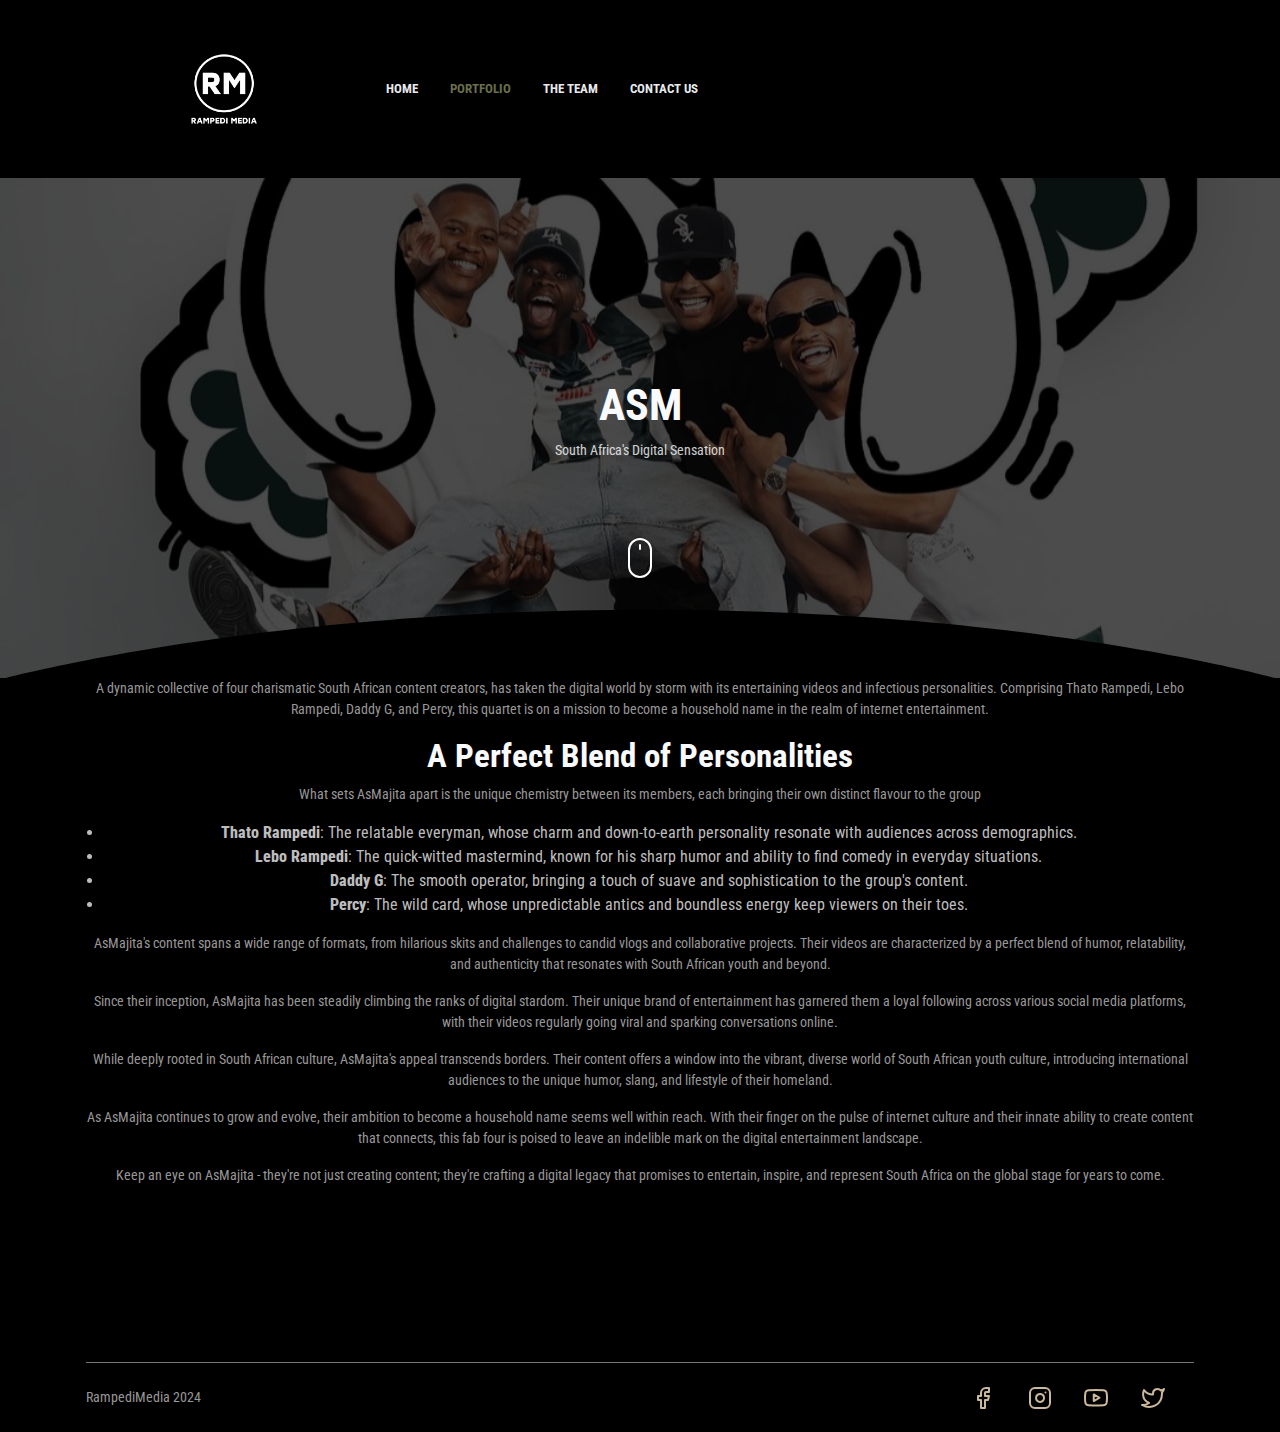
<file: public/ASM.html>
<!DOCTYPE html>
<html lang="en">
    <head>
        <meta charset="utf-8">
        <meta http-equiv="X-UA-Compatible" content="IE=edge">
        <meta name="viewport" content="width=device-width, initial-scale=1">
    
    
        <!-- ===============================================-->
        <!--    Document Title-->
        <!-- ===============================================-->
        <title>Rampedia Media</title>
    
    
        <!-- ===============================================-->
        <!--    Favicons-->
        <!-- ===============================================-->
        <link rel="apple-touch-icon" sizes="180x180" href="assets/img/gallery/rampedimedia_logo.png">
        <link rel="icon" type="image/png" sizes="32x32" href="assets/img/gallery/rampedimedia_logo.png">
        <link rel="icon" type="image/png" sizes="16x16" href="assets/img/gallery/rampedimedia_logo.png">
        <link rel="shortcut icon" type="image/x-icon" href="assets/img/gallery/rampedimedia_logo.png">
        <link rel="manifest" href="assets/img/favicons/manifest.json">
        <meta name="msapplication-TileImage" content="assets/img/favicons/mstile-150x150.png">
        <meta name="theme-color" content="#ffffff">
    
    
        <!-- ===============================================-->
        <!--    Stylesheets-->
        <!-- ===============================================-->
        <link href="assets/css/ramedia.css" rel="stylesheet" />
        <link href="assets/css/theme.css" rel="stylesheet" />
    
      </head>
<body data-spy="scroll" data-target=".navbar" data-offset="40" id="home">
    <main class="main" id="top">
    <!-- page Navigation -->
    <nav class="navbar navbar-expand-lg navbar-light sticky-top py-3 d-block" data-navbar-on-scroll="data-navbar-on-scroll">
        <div class="container"><a class="navbar-brand d-inline-flex" href="index.html"><span class="text-light fs-2 fw-bold ms-2"><img src="assets/img/gallery/rampedimedia_logo.png" alt="Rampedi Media Logo" width="200" /></span></a>
          <button class="navbar-toggler collapsed" type="button" data-bs-toggle="collapse" data-bs-target="#navbarSupportedContent" aria-controls="navbarSupportedContent" aria-expanded="false" aria-label="Toggle navigation"><span class="navbar-toggler-icon"></span></button>
          <div class="collapse navbar-collapse mt-4 mt-lg-0" id="navbarSupportedContent">
            <ul class="navbar-nav me-auto mb-2 mb-lg-0">
              <li class="nav-item px-2"><a class="nav-link fw-bold" href="index.html">HOME</a></li>
              <li class="nav-item px-2"><a class="nav-link fw-bold active" aria-current="page"  href="TheNetwork.html">PORTFOLIO</a></li>
              <li class="nav-item px-2"><a class="nav-link fw-bold" href="TheTeam.html">THE TEAM</a></li>
              <li class="nav-item px-2"><a class="nav-link fw-bold" href="Contact.html">CONTACT US</a></li>
            </ul>
          </div>
        </div>
      </nav>
    <!-- End Of Second Navigation -->

    <!-- Page Header -->
    <header class="smaller-header header" style="background: url('assets/img/gallery/asm_square.png') no-repeat center center fixed; background-size: cover;">

        <div class="overlay">
            <h2 class="title">ASM</h2>
            <p>South Africa's Digital Sensation</p>
        </div>  
        <div class="shape">
            <svg viewBox="0 0 1500 200">
                <path d="m 0,240 h 1500.4828 v -71.92164 c 0,0 -286.2763,-81.79324 -743.19024,-81.79324 C 300.37862,86.28512 0,168.07836 0,168.07836 Z"/>
            </svg>
        </div>  
        <div class="mouse-icon"><div class="wheel"></div></div>
    </header>
    <!-- End Of Page Header -->

    <!-- Service Section -->
    <section  id="service" class="section pt-0">
        <div class="container">
     
                <p style="text-align: center;">A dynamic collective of four charismatic South African content creators, has taken the digital world by storm with its entertaining videos and infectious personalities. Comprising Thato Rampedi, Lebo Rampedi, Daddy G, and Percy, this quartet is on a mission to become a household name in the realm of internet entertainment.</p>
                
                <h2 style="text-align: center;">A Perfect Blend of Personalities</h2> 
                <p style="text-align: center;">What sets AsMajita apart is the unique chemistry between its members, each bringing their own distinct flavour to the group</p>
                    <ul style="text-align: center;">
                        <li><b>Thato Rampedi</b>: The relatable everyman, whose charm and down-to-earth personality resonate with audiences across demographics.</li>
                        <li><b>Lebo Rampedi</b>: The quick-witted mastermind, known for his sharp humor and ability to find comedy in everyday situations.</li>
                        <li><b>Daddy G</b>: The smooth operator, bringing a touch of suave and sophistication to the group's content.</li>
                        <li><b>Percy</b>: The wild card, whose unpredictable antics and boundless energy keep viewers on their toes.</li>
                    </ul>
                
                    <p style="text-align: center;">AsMajita's content spans a wide range of formats, from hilarious skits and challenges to candid vlogs and collaborative projects. Their videos are characterized by a perfect blend of humor, relatability, and authenticity that resonates with South African youth and beyond.</p>
    
                    <p style="text-align: center;">Since their inception, AsMajita has been steadily climbing the ranks of digital stardom. Their unique brand of entertainment has garnered them a loyal following across various social media platforms, with their videos regularly going viral and sparking conversations online.</p>
                    
                    <p style="text-align: center;">While deeply rooted in South African culture, AsMajita's appeal transcends borders. Their content offers a window into the vibrant, diverse world of South African youth culture, introducing international audiences to the unique humor, slang, and lifestyle of their homeland.</p>
                    
                    <p style="text-align: center;">As AsMajita continues to grow and evolve, their ambition to become a household name seems well within reach. With their finger on the pulse of internet culture and their innate ability to create content that connects, this fab four is poised to leave an indelible mark on the digital entertainment landscape.</p>
                    
                    <p style="text-align: center;">Keep an eye on AsMajita - they're not just creating content; they're crafting a digital legacy that promises to entertain, inspire, and represent South Africa on the global stage for years to come.</p>

        </div>
        
              
    </section>


     <!-- Contact Section -->
     <section class="py-0 pt-7" id="contact">

        <div class="container">
          <div class="border-bottom border-700"></div>
          <div class="row flex-center my-3">
            <div class="col-md-6 order-1 order-md-0">
              <p class="my-2 text-800 text-center text-md-start"> RampediMedia
                </svg><a class="text-500" href="https://rampedimedia.co.za/" target="_blank">2024 </a>
              </p>
            </div>
            <div class="col-md-6">
                <div class="text-center text-md-end">
                    <a href="https://www.facebook.com/thatorampediYT" target="_blank">
                        <span class="me-4" data-feather="facebook"></span>
                    </a>
                    <a href="https://www.instagram.com/rampedimedia/" target="_blank">
                        <span class="me-4" data-feather="instagram"></span>
                    </a>
                    <a href="https://www.youtube.com/@ThatoRampedi" target="_blank">
                        <span class="me-4" data-feather="youtube"></span>
                    </a>
                    <a href="https://x.com/thatorampedi" target="_blank">
                        <span class="me-4" data-feather="twitter"></span>
                    </a>
                </div>                
            </div>
          </div>
        </div>
        <!-- end of .container-->

      </section>
	</main>
    <script src="vendors/@popperjs/popper.min.js"></script>
    <script src="vendors/bootstrap/bootstrap.min.js"></script>
    <script src="vendors/is/is.min.js"></script>
    <script src="https://polyfill.io/v3/polyfill.min.js?features=window.scroll"></script>
    <script src="vendors/feather-icons/feather.min.js"></script>
    <script>
      feather.replace();
    </script>
    <script src="assets/js/theme.js"></script>

    <link href="https://fonts.googleapis.com/css2?family=Roboto+Condensed:wght@300;700&amp;display=swap" rel="stylesheet">

</body>
</html>
</file>
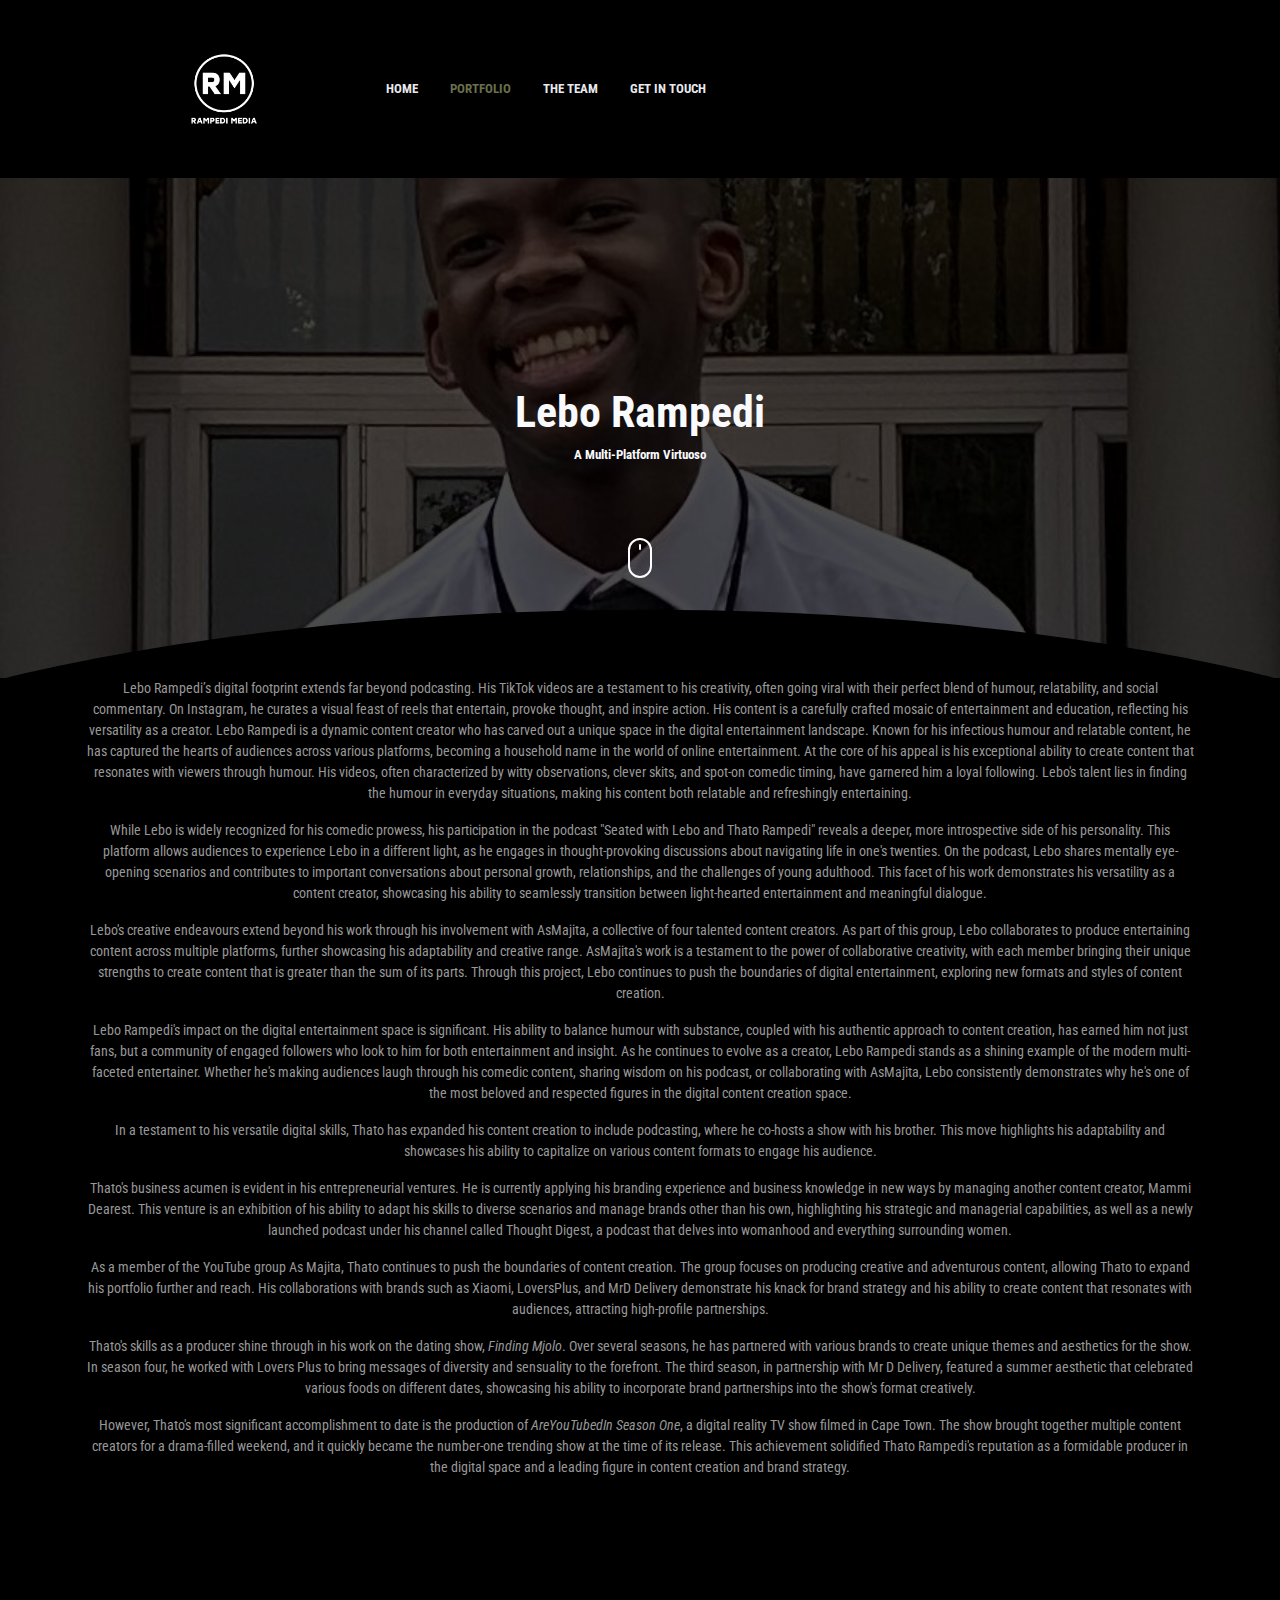
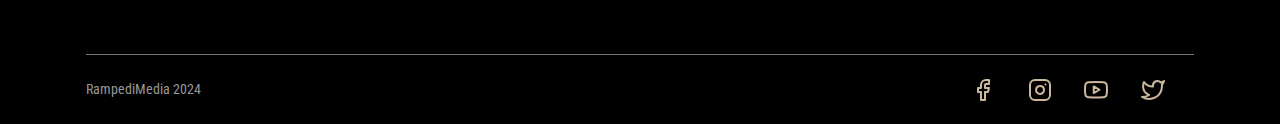
<file: public/LeboRampedi.html>
<!DOCTYPE html>
<html lang="en">
    <head>
        <meta charset="utf-8">
        <meta http-equiv="X-UA-Compatible" content="IE=edge">
        <meta name="viewport" content="width=device-width, initial-scale=1">
    
    
        <!-- ===============================================-->
        <!--    Document Title-->
        <!-- ===============================================-->
        <title>Rampedia Media</title>
    
    
        <!-- ===============================================-->
        <!--    Favicons-->
        <!-- ===============================================-->
        <link rel="apple-touch-icon" sizes="180x180" href="assets/img/gallery/rampedimedia_logo.png">
        <link rel="icon" type="image/png" sizes="32x32" href="assets/img/gallery/rampedimedia_logo.png">
        <link rel="icon" type="image/png" sizes="16x16" href="assets/img/gallery/rampedimedia_logo.png">
        <link rel="shortcut icon" type="image/x-icon" href="assets/img/gallery/rampedimedia_logo.png">
        <link rel="manifest" href="assets/img/favicons/manifest.json">
        <meta name="msapplication-TileImage" content="assets/img/favicons/mstile-150x150.png">
        <meta name="theme-color" content="#ffffff">
    
    
        <!-- ===============================================-->
        <!--    Stylesheets-->
        <!-- ===============================================-->
        <link href="assets/css/ramedia.css" rel="stylesheet" />
        <link href="assets/css/theme.css" rel="stylesheet" />
    
      </head>
<body data-spy="scroll" data-target=".navbar" data-offset="40" id="home">
    <main class="main" id="top">
    <!-- page Navigation -->
    <nav class="navbar navbar-expand-lg navbar-light sticky-top py-3 d-block" data-navbar-on-scroll="data-navbar-on-scroll">
        <div class="container"><a class="navbar-brand d-inline-flex" href="index.html"><span class="text-light fs-2 fw-bold ms-2"><img src="assets/img/gallery/rampedimedia_logo.png" alt="Rampedi Media Logo" width="200" /></span></a>
          <button class="navbar-toggler collapsed" type="button" data-bs-toggle="collapse" data-bs-target="#navbarSupportedContent" aria-controls="navbarSupportedContent" aria-expanded="false" aria-label="Toggle navigation"><span class="navbar-toggler-icon"></span></button>
          <div class="collapse navbar-collapse mt-4 mt-lg-0" id="navbarSupportedContent">
            <ul class="navbar-nav me-auto mb-2 mb-lg-0">
              <li class="nav-item px-2"><a class="nav-link fw-bold" href="index.html">HOME</a></li>
              <li class="nav-item px-2"><a class="nav-link fw-bold active" aria-current="page"  href="TheNetwork.html">PORTFOLIO</a></li>
              <li class="nav-item px-2"><a class="nav-link fw-bold" href="TheTeam.html">THE TEAM</a></li>
              <li class="nav-item px-2"><a class="nav-link fw-bold" href="Contact.html">GET IN TOUCH</a></li>
            </ul>
          </div>
        </div>
      </nav>
    <!-- End Of Second Navigation -->

    <!-- Page Header -->
    <header class="smaller-header header" style="background: url('assets/img/gallery/Lebo.jpeg') no-repeat center center fixed; background-size: cover;">

        <div class="overlay">
            <h2 class="title">Lebo Rampedi</h2>
            <h6>A Multi-Platform Virtuoso</h2>
        </div>  
        <div class="shape">
            <svg viewBox="0 0 1500 200">
                <path d="m 0,240 h 1500.4828 v -71.92164 c 0,0 -286.2763,-81.79324 -743.19024,-81.79324 C 300.37862,86.28512 0,168.07836 0,168.07836 Z"/>
            </svg>
        </div>  
        <div class="mouse-icon"><div class="wheel"></div></div>
    </header>
    <!-- End Of Page Header -->

    <!-- Service Section -->
    <section  id="service" class="section pt-0">
      <div class="container">
        <p style="text-align: center;">
            Lebo Rampedi’s digital footprint extends far beyond podcasting. His TikTok videos are a testament to his creativity, often going viral with their perfect blend of humour, relatability, and social commentary. On Instagram, he curates a visual feast of reels that entertain, provoke thought, and inspire action. His content is a carefully crafted mosaic of entertainment and education, reflecting his versatility as a creator.
            Lebo Rampedi is a dynamic content creator who has carved out a unique space in the digital entertainment landscape. Known for his infectious humour and relatable content, he has captured the hearts of audiences across various platforms, becoming a household name in the world of online entertainment.
            At the core of his appeal is his exceptional ability to create content that resonates with viewers through humour. His videos, often characterized by witty observations, clever skits, and spot-on comedic timing, have garnered him a loyal following. Lebo's talent lies in finding the humour in everyday situations, making his content both relatable and refreshingly entertaining.
        </p>
    
        <p style="text-align: center;">
            While Lebo is widely recognized for his comedic prowess, his participation in the podcast "Seated with Lebo and Thato Rampedi" reveals a deeper, more introspective side of his personality. This platform allows audiences to experience Lebo in a different light, as he engages in thought-provoking discussions about navigating life in one's twenties.
            On the podcast, Lebo shares mentally eye-opening scenarios and contributes to important conversations about personal growth, relationships, and the challenges of young adulthood. This facet of his work demonstrates his versatility as a content creator, showcasing his ability to seamlessly transition between light-hearted entertainment and meaningful dialogue.
        </p>
    
        <p style="text-align: center;">
            Lebo's creative endeavours extend beyond his work through his involvement with AsMajita, a collective of four talented content creators. As part of this group, Lebo collaborates to produce entertaining content across multiple platforms, further showcasing his adaptability and creative range.
            AsMajita's work is a testament to the power of collaborative creativity, with each member bringing their unique strengths to create content that is greater than the sum of its parts. Through this project, Lebo continues to push the boundaries of digital entertainment, exploring new formats and styles of content creation.
        </p>
    
        <p style="text-align: center;">
            Lebo Rampedi's impact on the digital entertainment space is significant. His ability to balance humour with substance, coupled with his authentic approach to content creation, has earned him not just fans, but a community of engaged followers who look to him for both entertainment and insight.
            As he continues to evolve as a creator, Lebo Rampedi stands as a shining example of the modern multi-faceted entertainer. Whether he's making audiences laugh through his comedic content, sharing wisdom on his podcast, or collaborating with AsMajita, Lebo consistently demonstrates why he's one of the most beloved and respected figures in the digital content creation space.
        </p>
    
        <p style="text-align: center;">
            In a testament to his versatile digital skills, Thato has expanded his content creation to include podcasting, where he co-hosts a show with his brother. This move highlights his adaptability and showcases his ability to capitalize on various content formats to engage his audience.
        </p>
    
        <p style="text-align: center;">
            Thato's business acumen is evident in his entrepreneurial ventures. He is currently applying his branding experience and business knowledge in new ways by managing another content creator, Mammi Dearest. This venture is an exhibition of his ability to adapt his skills to diverse scenarios and manage brands other than his own, highlighting his strategic and managerial capabilities, as well as a newly launched podcast under his channel called Thought Digest, a podcast that delves into womanhood and everything surrounding women.
        </p>
    
        <p style="text-align: center;">
            As a member of the YouTube group As Majita, Thato continues to push the boundaries of content creation. The group focuses on producing creative and adventurous content, allowing Thato to expand his portfolio further and reach. His collaborations with brands such as Xiaomi, LoversPlus, and MrD Delivery demonstrate his knack for brand strategy and his ability to create content that resonates with audiences, attracting high-profile partnerships.
        </p>
    
        <p style="text-align: center;">
            Thato's skills as a producer shine through in his work on the dating show, <i>Finding Mjolo</i>. Over several seasons, he has partnered with various brands to create unique themes and aesthetics for the show. In season four, he worked with Lovers Plus to bring messages of diversity and sensuality to the forefront. The third season, in partnership with Mr D Delivery, featured a summer aesthetic that celebrated various foods on different dates, showcasing his ability to incorporate brand partnerships into the show's format creatively.
        </p>
    
        <p style="text-align: center;">
            However, Thato's most significant accomplishment to date is the production of <i>AreYouTubedIn Season One</i>, a digital reality TV show filmed in Cape Town. The show brought together multiple content creators for a drama-filled weekend, and it quickly became the number-one trending show at the time of its release. This achievement solidified Thato Rampedi's reputation as a formidable producer in the digital space and a leading figure in content creation and brand strategy.
        </p>
    </div>
    
    </section>


     <!-- Contact Section -->
     <section class="py-0 pt-7" id="contact">

        <div class="container">
          <div class="border-bottom border-700"></div>
          <div class="row flex-center my-3">
            <div class="col-md-6 order-1 order-md-0">
              <p class="my-2 text-800 text-center text-md-start"> RampediMedia
                </svg><a class="text-500" href="https://rampedimedia.co.za/" target="_blank">2024 </a>
              </p>
            </div>
            <div class="col-md-6">
                <div class="text-center text-md-end">
                    <a href="https://www.facebook.com/thatorampediYT" target="_blank">
                        <span class="me-4" data-feather="facebook"></span>
                    </a>
                    <a href="https://www.instagram.com/rampedimedia/" target="_blank">
                        <span class="me-4" data-feather="instagram"></span>
                    </a>
                    <a href="https://www.youtube.com/@ThatoRampedi" target="_blank">
                        <span class="me-4" data-feather="youtube"></span>
                    </a>
                    <a href="https://x.com/thatorampedi" target="_blank">
                        <span class="me-4" data-feather="twitter"></span>
                    </a>
                </div>                
            </div>
          </div>
        </div>
        <!-- end of .container-->

      </section>
	</main>
    <script src="vendors/@popperjs/popper.min.js"></script>
    <script src="vendors/bootstrap/bootstrap.min.js"></script>
    <script src="vendors/is/is.min.js"></script>
    <script src="https://polyfill.io/v3/polyfill.min.js?features=window.scroll"></script>
    <script src="vendors/feather-icons/feather.min.js"></script>
    <script>
      feather.replace();
    </script>
    <script src="assets/js/theme.js"></script>

    <link href="https://fonts.googleapis.com/css2?family=Roboto+Condensed:wght@300;700&amp;display=swap" rel="stylesheet">

</body>
</html>
</file>
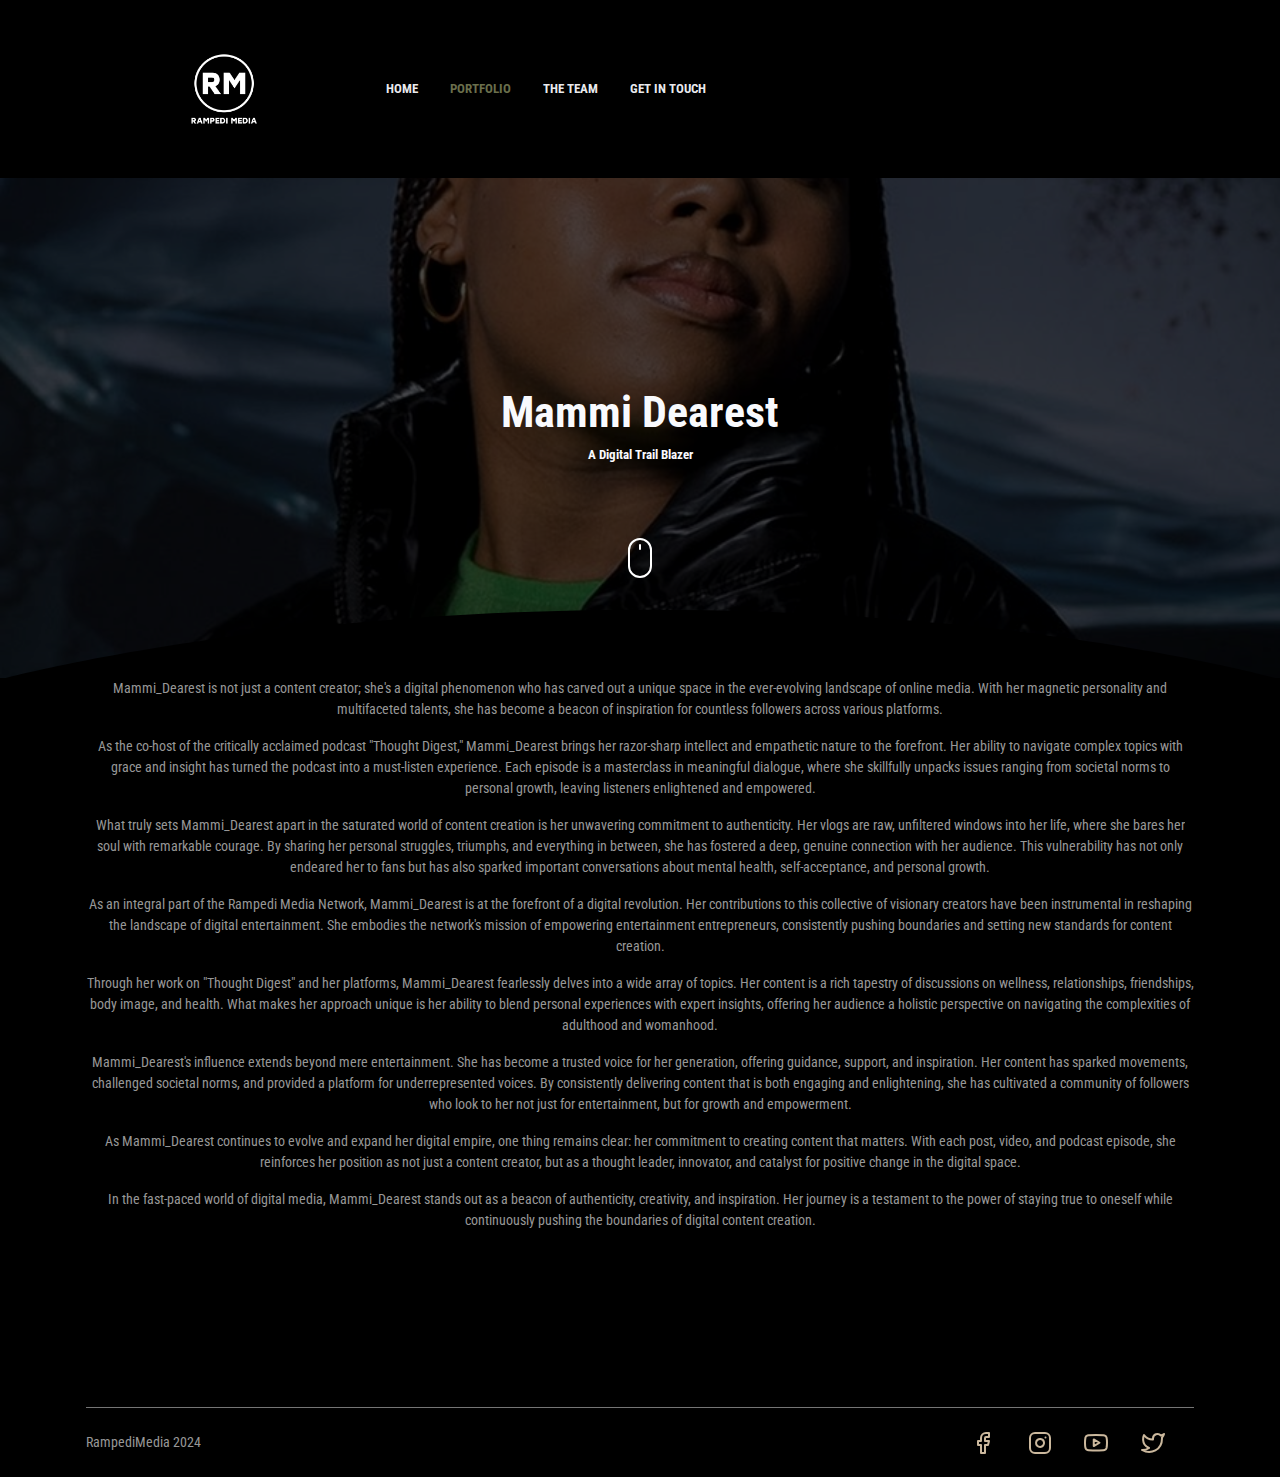
<file: public/MammiDearest.html>
<!DOCTYPE html>
<html lang="en">
    <head>
        <meta charset="utf-8">
        <meta http-equiv="X-UA-Compatible" content="IE=edge">
        <meta name="viewport" content="width=device-width, initial-scale=1">
    
    
        <!-- ===============================================-->
        <!--    Document Title-->
        <!-- ===============================================-->
        <title>Rampedia Media</title>
    
    
        <!-- ===============================================-->
        <!--    Favicons-->
        <!-- ===============================================-->
        <link rel="apple-touch-icon" sizes="180x180" href="assets/img/gallery/rampedimedia_logo.png">
        <link rel="icon" type="image/png" sizes="32x32" href="assets/img/gallery/rampedimedia_logo.png">
        <link rel="icon" type="image/png" sizes="16x16" href="assets/img/gallery/rampedimedia_logo.png">
        <link rel="shortcut icon" type="image/x-icon" href="assets/img/gallery/rampedimedia_logo.png">
        <link rel="manifest" href="assets/img/favicons/manifest.json">
        <meta name="msapplication-TileImage" content="assets/img/favicons/mstile-150x150.png">
        <meta name="theme-color" content="#ffffff">
    
    
        <!-- ===============================================-->
        <!--    Stylesheets-->
        <!-- ===============================================-->
        <link href="assets/css/ramedia.css" rel="stylesheet" />
        <link href="assets/css/theme.css" rel="stylesheet" />
    
      </head>
<body data-spy="scroll" data-target=".navbar" data-offset="40" id="home">
    <main class="main" id="top">
    <!-- page Navigation -->
    <nav class="navbar navbar-expand-lg navbar-light sticky-top py-3 d-block" data-navbar-on-scroll="data-navbar-on-scroll">
        <div class="container"><a class="navbar-brand d-inline-flex" href="index.html"><span class="text-light fs-2 fw-bold ms-2"><img src="assets/img/gallery/rampedimedia_logo.png" alt="Rampedi Media Logo" width="200" /></span></a>
          <button class="navbar-toggler collapsed" type="button" data-bs-toggle="collapse" data-bs-target="#navbarSupportedContent" aria-controls="navbarSupportedContent" aria-expanded="false" aria-label="Toggle navigation"><span class="navbar-toggler-icon"></span></button>
          <div class="collapse navbar-collapse mt-4 mt-lg-0" id="navbarSupportedContent">
            <ul class="navbar-nav me-auto mb-2 mb-lg-0">
              <li class="nav-item px-2"><a class="nav-link fw-bold" href="index.html">HOME</a></li>
              <li class="nav-item px-2"><a class="nav-link fw-bold active" aria-current="page"  href="TheNetwork.html">PORTFOLIO</a></li>
              <li class="nav-item px-2"><a class="nav-link fw-bold" href="TheTeam.html">THE TEAM</a></li>
              <li class="nav-item px-2"><a class="nav-link fw-bold" href="Contact.html">GET IN TOUCH</a></li>
            </ul>
          </div>
        </div>
      </nav>
    <!-- End Of Second Navigation -->

    <!-- Page Header -->
    <header class="smaller-header header" style="background: url('assets/img/gallery/mammi_dearest.jpg') no-repeat center center fixed; background-size: cover;">

        <div class="overlay">
            <h2 class="title">Mammi Dearest</h2>
            <h6>A Digital Trail Blazer</h2>
        </div>  
        <div class="shape">
            <svg viewBox="0 0 1500 200">
                <path d="m 0,240 h 1500.4828 v -71.92164 c 0,0 -286.2763,-81.79324 -743.19024,-81.79324 C 300.37862,86.28512 0,168.07836 0,168.07836 Z"/>
            </svg>
        </div>  
        <div class="mouse-icon"><div class="wheel"></div></div>
    </header>
    <!-- End Of Page Header -->

    <!-- Service Section -->
    <section  id="service" class="section pt-0">
        <div class="container">
            <p style="text-align: center;">
                Mammi_Dearest is not just a content creator; she's a digital phenomenon who has carved out a unique space in the ever-evolving landscape of online media. With her magnetic personality and multifaceted talents, she has become a beacon of inspiration for countless followers across various platforms.
            </p>
            <p style="text-align: center;">
                As the co-host of the critically acclaimed podcast "Thought Digest," Mammi_Dearest brings her razor-sharp intellect and empathetic nature to the forefront. Her ability to navigate complex topics with grace and insight has turned the podcast into a must-listen experience. Each episode is a masterclass in meaningful dialogue, where she skillfully unpacks issues ranging from societal norms to personal growth, leaving listeners enlightened and empowered.
            </p>
        
            <p style="text-align: center;">
                What truly sets Mammi_Dearest apart in the saturated world of content creation is her unwavering commitment to authenticity. Her vlogs are raw, unfiltered windows into her life, where she bares her soul with remarkable courage. By sharing her personal struggles, triumphs, and everything in between, she has fostered a deep, genuine connection with her audience. This vulnerability has not only endeared her to fans but has also sparked important conversations about mental health, self-acceptance, and personal growth.
            </p>
        
            <p style="text-align: center;">
                As an integral part of the Rampedi Media Network, Mammi_Dearest is at the forefront of a digital revolution. Her contributions to this collective of visionary creators have been instrumental in reshaping the landscape of digital entertainment. She embodies the network's mission of empowering entertainment entrepreneurs, consistently pushing boundaries and setting new standards for content creation.
            </p>
        
            <p style="text-align: center;">
                Through her work on "Thought Digest" and her platforms, Mammi_Dearest fearlessly delves into a wide array of topics. Her content is a rich tapestry of discussions on wellness, relationships, friendships, body image, and health. What makes her approach unique is her ability to blend personal experiences with expert insights, offering her audience a holistic perspective on navigating the complexities of adulthood and womanhood.
            </p>
        
            <p style="text-align: center;">
                Mammi_Dearest's influence extends beyond mere entertainment. She has become a trusted voice for her generation, offering guidance, support, and inspiration. Her content has sparked movements, challenged societal norms, and provided a platform for underrepresented voices. By consistently delivering content that is both engaging and enlightening, she has cultivated a community of followers who look to her not just for entertainment, but for growth and empowerment.
            </p>
        
            <p style="text-align: center;">
                As Mammi_Dearest continues to evolve and expand her digital empire, one thing remains clear: her commitment to creating content that matters. With each post, video, and podcast episode, she reinforces her position as not just a content creator, but as a thought leader, innovator, and catalyst for positive change in the digital space.
            </p>
        
            <p style="text-align: center;">
                In the fast-paced world of digital media, Mammi_Dearest stands out as a beacon of authenticity, creativity, and inspiration. Her journey is a testament to the power of staying true to oneself while continuously pushing the boundaries of digital content creation.
            </p>
        </div>
        
    
    </section>


     <!-- Contact Section -->
     <section class="py-0 pt-7" id="contact">

        <div class="container">
          <div class="border-bottom border-700"></div>
          <div class="row flex-center my-3">
            <div class="col-md-6 order-1 order-md-0">
              <p class="my-2 text-800 text-center text-md-start"> RampediMedia
                </svg><a class="text-500" href="https://rampedimedia.co.za/" target="_blank">2024 </a>
              </p>
            </div>
            <div class="col-md-6">
                <div class="text-center text-md-end">
                    <a href="https://www.facebook.com/thatorampediYT" target="_blank">
                        <span class="me-4" data-feather="facebook"></span>
                    </a>
                    <a href="https://www.instagram.com/rampedimedia/" target="_blank">
                        <span class="me-4" data-feather="instagram"></span>
                    </a>
                    <a href="https://www.youtube.com/@ThatoRampedi" target="_blank">
                        <span class="me-4" data-feather="youtube"></span>
                    </a>
                    <a href="https://x.com/thatorampedi" target="_blank">
                        <span class="me-4" data-feather="twitter"></span>
                    </a>
                </div>                
            </div>
          </div>
        </div>
        <!-- end of .container-->

      </section>
	</main>
    <script src="vendors/@popperjs/popper.min.js"></script>
    <script src="vendors/bootstrap/bootstrap.min.js"></script>
    <script src="vendors/is/is.min.js"></script>
    <script src="https://polyfill.io/v3/polyfill.min.js?features=window.scroll"></script>
    <script src="vendors/feather-icons/feather.min.js"></script>
    <script>
      feather.replace();
    </script>
    <script src="assets/js/theme.js"></script>

    <link href="https://fonts.googleapis.com/css2?family=Roboto+Condensed:wght@300;700&amp;display=swap" rel="stylesheet">

</body>
</html>
</file>
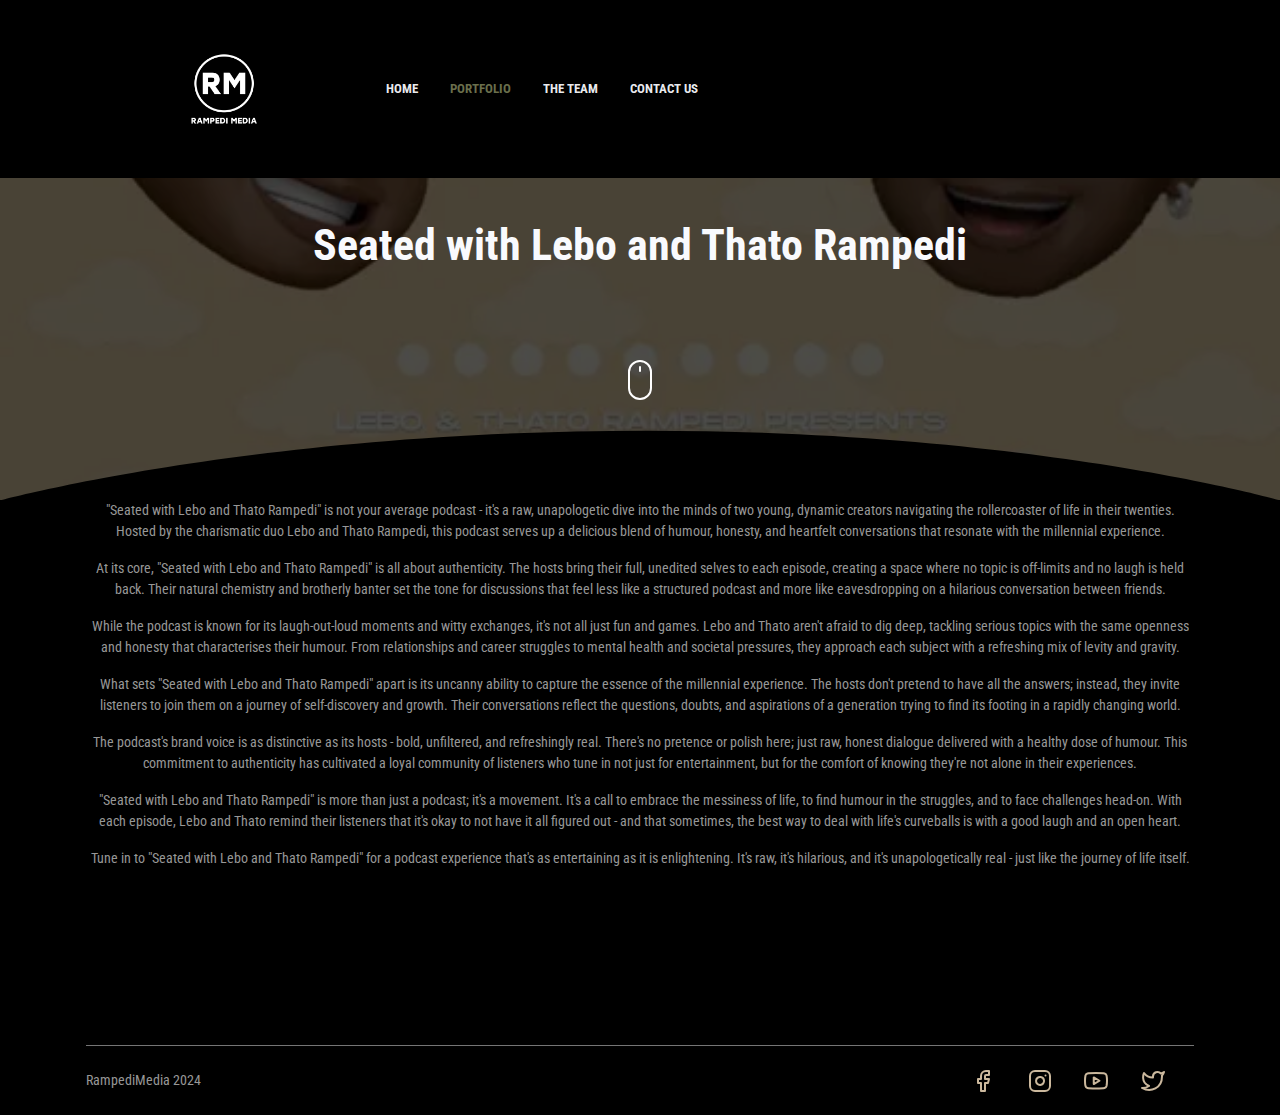
<file: public/SeatedPodcast.html>
<!DOCTYPE html>
<html lang="en">
    <head>
        <meta charset="utf-8">
        <meta http-equiv="X-UA-Compatible" content="IE=edge">
        <meta name="viewport" content="width=device-width, initial-scale=1">
    
    
        <!-- ===============================================-->
        <!--    Document Title-->
        <!-- ===============================================-->
        <title>Rampedia Media</title>
    
    
        <!-- ===============================================-->
        <!--    Favicons-->
        <!-- ===============================================-->
        <link rel="apple-touch-icon" sizes="180x180" href="assets/img/gallery/rampedimedia_logo.png">
        <link rel="icon" type="image/png" sizes="32x32" href="assets/img/gallery/rampedimedia_logo.png">
        <link rel="icon" type="image/png" sizes="16x16" href="assets/img/gallery/rampedimedia_logo.png">
        <link rel="shortcut icon" type="image/x-icon" href="assets/img/gallery/rampedimedia_logo.png">
        <link rel="manifest" href="assets/img/favicons/manifest.json">
        <meta name="msapplication-TileImage" content="assets/img/favicons/mstile-150x150.png">
        <meta name="theme-color" content="#ffffff">
    
    
        <!-- ===============================================-->
        <!--    Stylesheets-->
        <!-- ===============================================-->
        <link href="assets/css/ramedia.css" rel="stylesheet" />
        <link href="assets/css/theme.css" rel="stylesheet" />
    
      </head>
<body data-spy="scroll" data-target=".navbar" data-offset="40" id="home">
    <main class="main" id="top">
    <!-- page Navigation -->
    <nav class="navbar navbar-expand-lg navbar-light fixed-top py-3 d-block" data-navbar-on-scroll="data-navbar-on-scroll">
        <div class="container"><a class="navbar-brand d-inline-flex" href="index.html"><span class="text-light fs-2 fw-bold ms-2"><img src="assets/img/gallery/rampedimedia_logo.png" alt="Rampedi Media Logo" width="200" /></span></a>
          <button class="navbar-toggler collapsed" type="button" data-bs-toggle="collapse" data-bs-target="#navbarSupportedContent" aria-controls="navbarSupportedContent" aria-expanded="false" aria-label="Toggle navigation"><span class="navbar-toggler-icon"></span></button>
          <div class="collapse navbar-collapse mt-4 mt-lg-0" id="navbarSupportedContent">
            <ul class="navbar-nav me-auto mb-2 mb-lg-0">
              <li class="nav-item px-2"><a class="nav-link fw-bold" href="index.html">HOME</a></li>
              <li class="nav-item px-2"><a class="nav-link fw-bold active" aria-current="page"  href="TheNetwork.html">PORTFOLIO</a></li>
              <li class="nav-item px-2"><a class="nav-link fw-bold" href="TheTeam.html">THE TEAM</a></li>
              <li class="nav-item px-2"><a class="nav-link fw-bold" href="Contact.html">CONTACT US</a></li>
            </ul>
          </div>
        </div>
      </nav>
    <!-- End Of Second Navigation -->

    <!-- Page Header -->
    <header class="smaller-header header" style="background: url('assets/img/gallery/seated_podcast.webp') no-repeat center center fixed; background-size: cover;">

        <div class="overlay">
            <h2 class="title">Seated with Lebo and Thato Rampedi</h2>
        </div>  
        <div class="shape">
            <svg viewBox="0 0 1500 200">
                <path d="m 0,240 h 1500.4828 v -71.92164 c 0,0 -286.2763,-81.79324 -743.19024,-81.79324 C 300.37862,86.28512 0,168.07836 0,168.07836 Z"/>
            </svg>
        </div>  
        <div class="mouse-icon"><div class="wheel"></div></div>
    </header>
    <!-- End Of Page Header -->

    <!-- Service Section -->
    <section  id="service" class="section pt-0">
        <div class="container">
            <p style="text-align: center;">
                "Seated with Lebo and Thato Rampedi" is not your average podcast - it's a raw, unapologetic dive into the minds of two young, dynamic creators navigating the rollercoaster of life in their twenties. Hosted by the charismatic duo Lebo and Thato Rampedi, this podcast serves up a delicious blend of humour, honesty, and heartfelt conversations that resonate with the millennial experience.
            </p>
        
            <p style="text-align: center;">
                At its core, "Seated with Lebo and Thato Rampedi" is all about authenticity. The hosts bring their full, unedited selves to each episode, creating a space where no topic is off-limits and no laugh is held back. Their natural chemistry and brotherly banter set the tone for discussions that feel less like a structured podcast and more like eavesdropping on a hilarious conversation between friends.
            </p>
        
            <p style="text-align: center;">
                While the podcast is known for its laugh-out-loud moments and witty exchanges, it's not all just fun and games. Lebo and Thato aren't afraid to dig deep, tackling serious topics with the same openness and honesty that characterises their humour. From relationships and career struggles to mental health and societal pressures, they approach each subject with a refreshing mix of levity and gravity.
            </p>
        
            <p style="text-align: center;">
                What sets "Seated with Lebo and Thato Rampedi" apart is its uncanny ability to capture the essence of the millennial experience. The hosts don't pretend to have all the answers; instead, they invite listeners to join them on a journey of self-discovery and growth. Their conversations reflect the questions, doubts, and aspirations of a generation trying to find its footing in a rapidly changing world.
            </p>
        
            <p style="text-align: center;">
                The podcast's brand voice is as distinctive as its hosts - bold, unfiltered, and refreshingly real. There's no pretence or polish here; just raw, honest dialogue delivered with a healthy dose of humour. This commitment to authenticity has cultivated a loyal community of listeners who tune in not just for entertainment, but for the comfort of knowing they're not alone in their experiences.
            </p>
        
            <p style="text-align: center;">
                "Seated with Lebo and Thato Rampedi" is more than just a podcast; it's a movement. It's a call to embrace the messiness of life, to find humour in the struggles, and to face challenges head-on. With each episode, Lebo and Thato remind their listeners that it's okay to not have it all figured out - and that sometimes, the best way to deal with life's curveballs is with a good laugh and an open heart.
            </p>
        
            <p style="text-align: center;">
                Tune in to "Seated with Lebo and Thato Rampedi" for a podcast experience that's as entertaining as it is enlightening. It's raw, it's hilarious, and it's unapologetically real - just like the journey of life itself.
            </p>
        </div>
              
    </section>


     <!-- Contact Section -->
     <section class="py-0 pt-7" id="contact">

        <div class="container">
          <div class="border-bottom border-700"></div>
          <div class="row flex-center my-3">
            <div class="col-md-6 order-1 order-md-0">
              <p class="my-2 text-800 text-center text-md-start"> RampediMedia
                </svg><a class="text-500" href="https://rampedimedia.co.za/" target="_blank">2024 </a>
              </p>
            </div>
            <div class="col-md-6">
                <div class="text-center text-md-end">
                    <a href="https://www.facebook.com/thatorampediYT" target="_blank">
                        <span class="me-4" data-feather="facebook"></span>
                    </a>
                    <a href="https://www.instagram.com/rampedimedia/" target="_blank">
                        <span class="me-4" data-feather="instagram"></span>
                    </a>
                    <a href="https://www.youtube.com/@ThatoRampedi" target="_blank">
                        <span class="me-4" data-feather="youtube"></span>
                    </a>
                    <a href="https://x.com/thatorampedi" target="_blank">
                        <span class="me-4" data-feather="twitter"></span>
                    </a>
                </div>                
            </div>
          </div>
        </div>
        <!-- end of .container-->

      </section>
	</main>
    <script src="vendors/@popperjs/popper.min.js"></script>
    <script src="vendors/bootstrap/bootstrap.min.js"></script>
    <script src="vendors/is/is.min.js"></script>
    <script src="https://polyfill.io/v3/polyfill.min.js?features=window.scroll"></script>
    <script src="vendors/feather-icons/feather.min.js"></script>
    <script>
      feather.replace();
    </script>
    <script src="assets/js/theme.js"></script>

    <link href="https://fonts.googleapis.com/css2?family=Roboto+Condensed:wght@300;700&amp;display=swap" rel="stylesheet">

</body>
</html>
</file>
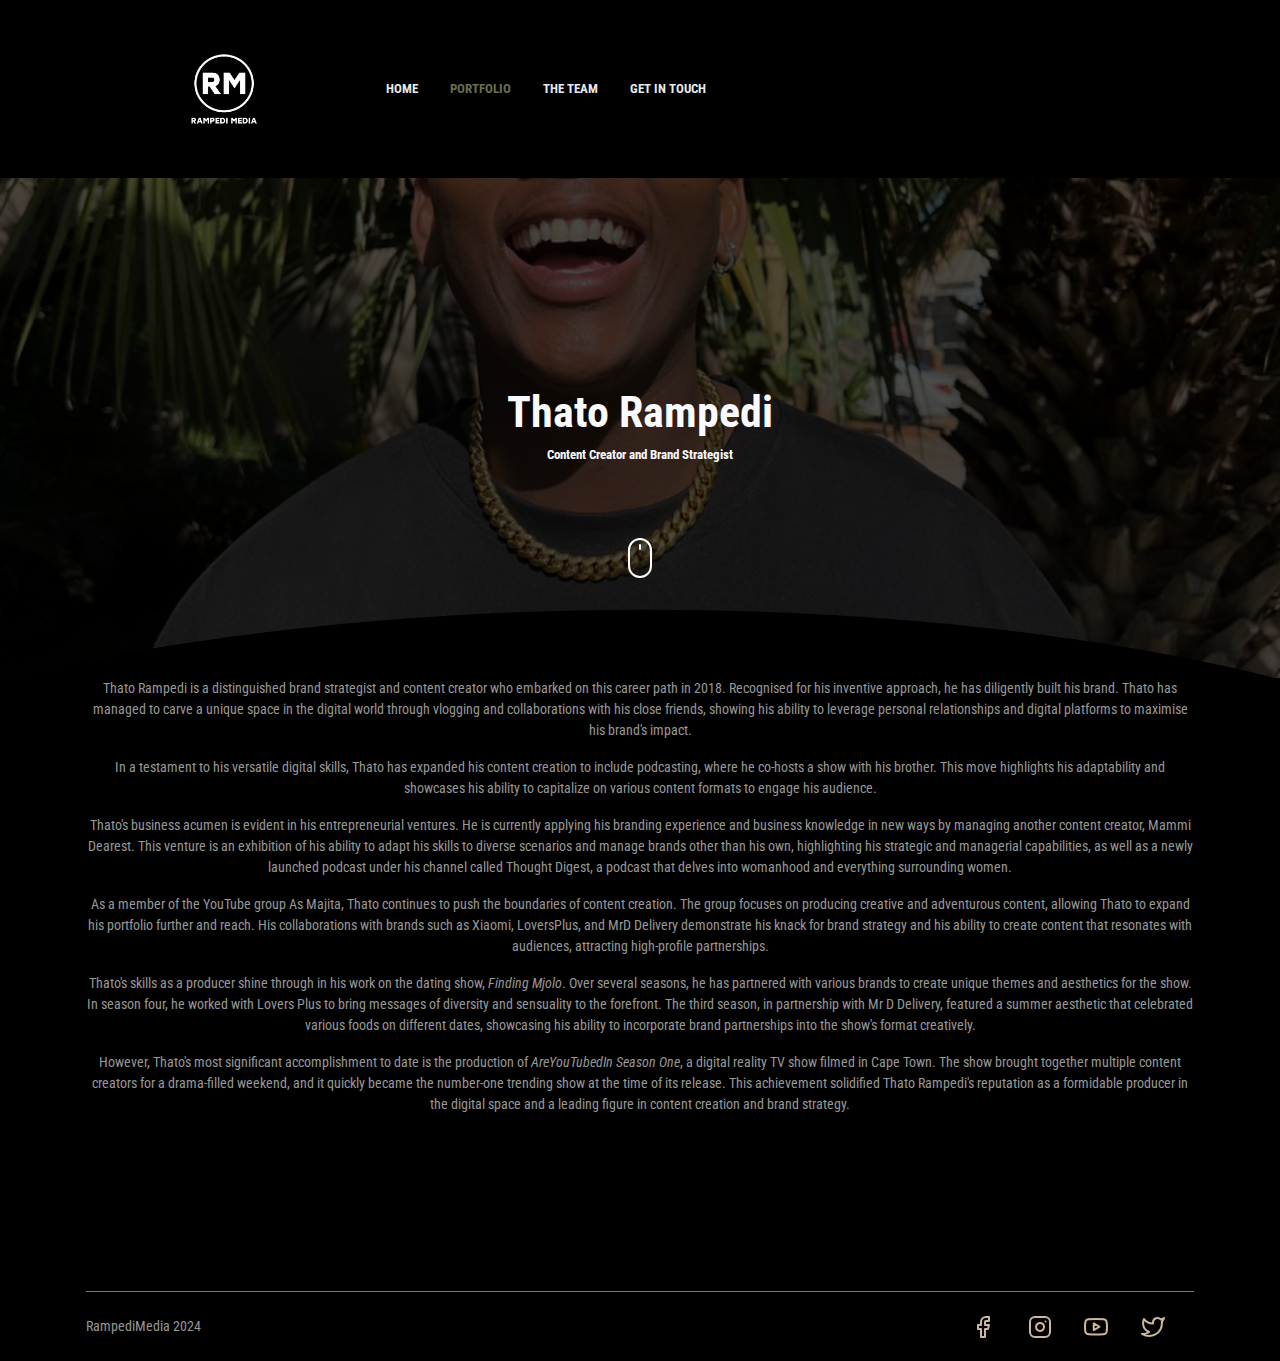
<file: public/ThatoRampedi.html>
<!DOCTYPE html>
<html lang="en">
    <head>
        <meta charset="utf-8">
        <meta http-equiv="X-UA-Compatible" content="IE=edge">
        <meta name="viewport" content="width=device-width, initial-scale=1">
    
    
        <!-- ===============================================-->
        <!--    Document Title-->
        <!-- ===============================================-->
        <title>Rampedia Media</title>
    
    
        <!-- ===============================================-->
        <!--    Favicons-->
        <!-- ===============================================-->
        <link rel="apple-touch-icon" sizes="180x180" href="assets/img/gallery/rampedimedia_logo.png">
        <link rel="icon" type="image/png" sizes="32x32" href="assets/img/gallery/rampedimedia_logo.png">
        <link rel="icon" type="image/png" sizes="16x16" href="assets/img/gallery/rampedimedia_logo.png">
        <link rel="shortcut icon" type="image/x-icon" href="assets/img/gallery/rampedimedia_logo.png">
        <link rel="manifest" href="assets/img/favicons/manifest.json">
        <meta name="msapplication-TileImage" content="assets/img/favicons/mstile-150x150.png">
        <meta name="theme-color" content="#ffffff">
    
    
        <!-- ===============================================-->
        <!--    Stylesheets-->
        <!-- ===============================================-->
        <link href="assets/css/ramedia.css" rel="stylesheet" />
        <link href="assets/css/theme.css" rel="stylesheet" />
    
      </head>
<body data-spy="scroll" data-target=".navbar" data-offset="40" id="home">
    <main class="main" id="top">
    <!-- page Navigation -->
    <nav class="navbar navbar-expand-lg navbar-light sticky-top py-3 d-block" data-navbar-on-scroll="data-navbar-on-scroll">
        <div class="container"><a class="navbar-brand d-inline-flex" href="index.html"><span class="text-light fs-2 fw-bold ms-2"><img src="assets/img/gallery/rampedimedia_logo.png" alt="Rampedi Media Logo" width="200" /></span></a>
          <button class="navbar-toggler collapsed" type="button" data-bs-toggle="collapse" data-bs-target="#navbarSupportedContent" aria-controls="navbarSupportedContent" aria-expanded="false" aria-label="Toggle navigation"><span class="navbar-toggler-icon"></span></button>
          <div class="collapse navbar-collapse mt-4 mt-lg-0" id="navbarSupportedContent">
            <ul class="navbar-nav me-auto mb-2 mb-lg-0">
              <li class="nav-item px-2"><a class="nav-link fw-bold" href="index.html">HOME</a></li>
              <li class="nav-item px-2"><a class="nav-link fw-bold active" aria-current="page"  href="TheNetwork.html">PORTFOLIO</a></li>
              <li class="nav-item px-2"><a class="nav-link fw-bold" href="TheTeam.html">THE TEAM</a></li>
              <li class="nav-item px-2"><a class="nav-link fw-bold" href="Contact.html">GET IN TOUCH</a></li>
            </ul>
          </div>
        </div>
      </nav>
    <!-- End Of Second Navigation -->

    <!-- Page Header -->
    <header class="smaller-header header" style="background: url('assets/img/gallery/ThatoSquare.png') no-repeat center center fixed; background-size: cover;">

        <div class="overlay">
            <h2 class="title">Thato Rampedi</h2>
            <h6>Content Creator and Brand Strategist</h2>
        </div>  
        <div class="shape">
            <svg viewBox="0 0 1500 200">
                <path d="m 0,240 h 1500.4828 v -71.92164 c 0,0 -286.2763,-81.79324 -743.19024,-81.79324 C 300.37862,86.28512 0,168.07836 0,168.07836 Z"/>
            </svg>
        </div>  
        <div class="mouse-icon"><div class="wheel"></div></div>
    </header>
    <!-- End Of Page Header -->

    <!-- Service Section -->
    <section  id="service" class="section pt-0">
        <div class="container">
            <p style="text-align: center;">Thato Rampedi is a distinguished brand strategist and content creator who embarked on this career path in 2018. Recognised for his inventive approach, he has diligently built his brand. Thato has managed to carve a unique space in the digital world through vlogging and collaborations with his close friends, showing his ability to leverage personal relationships and digital platforms to maximise his brand's impact.</p>

            <p style="text-align: center;">In a testament to his versatile digital skills, Thato has expanded his content creation to include podcasting, where he co-hosts a show with his brother. This move highlights his adaptability and showcases his ability to capitalize on various content formats to engage his audience.</p>
            
            <p style="text-align: center;">Thato's business acumen is evident in his entrepreneurial ventures. He is currently applying his branding experience and business knowledge in new ways by managing another content creator, Mammi Dearest. This venture is an exhibition of his ability to adapt his skills to diverse scenarios and manage brands other than his own, highlighting his strategic and managerial capabilities, as well as a newly launched podcast under his channel called Thought Digest, a podcast that delves into womanhood and everything surrounding women.</p>
            
            <p style="text-align: center;">As a member of the YouTube group As Majita, Thato continues to push the boundaries of content creation. The group focuses on producing creative and adventurous content, allowing Thato to expand his portfolio further and reach. His collaborations with brands such as Xiaomi, LoversPlus, and MrD Delivery demonstrate his knack for brand strategy and his ability to create content that resonates with audiences, attracting high-profile partnerships.</p>
            
            <p style="text-align: center;">Thato's skills as a producer shine through in his work on the dating show, <i>Finding Mjolo</i>. Over several seasons, he has partnered with various brands to create unique themes and aesthetics for the show. In season four, he worked with Lovers Plus to bring messages of diversity and sensuality to the forefront. The third season, in partnership with Mr D Delivery, featured a summer aesthetic that celebrated various foods on different dates, showcasing his ability to incorporate brand partnerships into the show's format creatively.</p>
            
            <p style="text-align: center;">However, Thato's most significant accomplishment to date is the production of <i>AreYouTubedIn Season One</i>, a digital reality TV show filmed in Cape Town. The show brought together multiple content creators for a drama-filled weekend, and it quickly became the number-one trending show at the time of its release. This achievement solidified Thato Rampedi's reputation as a formidable producer in the digital space and a leading figure in content creation and brand strategy.</p>
            
    </section>
    <!-- End OF Service Section -->

     <!-- Previous Work Section -->
     <!-- <section class="section" id="blog">
        <div class="container">
            <h6 class="section-title mb-0 text-center">Previous Work</h6>
            <h6 class="section-subtitle mb-5 text-center">Explore Our Portfolio</h6>

            <div class="row">
                <div class="col-md-4">
                    <a href="LookingForMjolo.html">
                    <div class="card border-0 mb-4">
                        <img src="assets/imgs/lfm 1.png" alt="" class="card-img-top w-100">
                        <div class="card-body">
                            <h6 class="card-title">Looking For Mjolo</h6>
                            <p>Looking for Mjolo is a speed dating series with a cast of 4 gentlemen and 4 ladies. Each episode consists of an introduction, a
                                replay of the 4 dates with the 4 gents sharing
                                their reactions.</p>
                        </div>
                    </div>
                </a>
                </div>
                <div class="col-md-4">
                    <a href="AreYouTubedIn.html">
                    <div class="card border-0 mb-4">
                        <img src="assets/imgs/ayti 1.jpg" alt="" class="card-img-top w-100">
                        <div class="card-body">
                            <h6 class="card-title">AreYouTubedln</h5>
                                <p>AreYouTubedln is a YouTube reality show that showcases South Africa's best and most entertaining
                                    content creators, like the world has never seen before.</p>
                                </br>
                        </div>
                    </div>
                    </a>
                </div>
                <div class="col-md-4">
                    <a href="MalomesMic.html">
                    <div class="card border-0 mb-4">
                        <img src="assets/imgs/MalomesMic2.png" alt="" class="card-img-top w-100">
                        <div class="card-body">
                            <h6 class="card-title">Malome's Mic</h6>
                            <p> A podcast hosted by Thato Rampedi, a popular South African YouTuber, where he shares insightful long-form content based on his upbringing, experiences, and life journeys.</p>
                        </div>
                    </div>
                    </a>
                </div>
            </div>
        </div>
    </section> -->
    <!-- End OF Previous Work Section -->


     <!-- Contact Section -->
     <section class="py-0 pt-7" id="contact">

        <div class="container">
          <!-- <div class="row">
            <div class="col-6 col-sm-4 col-xl-3 mb-3">
              <h4 class="lh-lg fw-bold text-light">WATCH</h4>
            </div>
            <div class="col-6 col-sm-4 col-xl-3 mb-3">
              <h5 class="lh-lg fw-bold text-light">MENU</h5>
              <ul class="list-unstyled mb-md-4 mb-lg-0">
                <li class="lh-lg"><a class="text-800 text-decoration-none text-uppercase fw-bold" href="#!">Shipping Info</a></li>
                <li class="lh-lg"><a class="text-800 text-decoration-none text-uppercase fw-bold" href="#!">Refunds</a></li>
                <li class="lh-lg"><a class="text-800 text-decoration-none text-uppercase fw-bold" href="#!">How to Order</a></li>
                <li class="lh-lg"><a class="text-800 text-decoration-none text-uppercase fw-bold" href="#!">How to Track</a></li>
                <li class="lh-lg"><a class="text-800 text-decoration-none text-uppercase fw-bold" href="#!">Size Guides</a></li>
              </ul>
            </div>
            <div class="col-6 col-sm-4 col-xl-3 mb-3">
              <h5 class="mb-5"></h5>
              <ul class="list-unstyled mb-md-4 mb-lg-0">
                <li class="lh-lg"><a class="text-800 text-decoration-none text-uppercase fw-bold" href="#!">GET IN TOUCH</a></li>
                <li class="lh-lg"><a class="text-800 text-decoration-none text-uppercase fw-bold" href="#!">my account</a></li>
              </ul>
            </div>
            <div class="col-12 col-xl-3">
              <h5 class="lh-lg fw-bold text-light text-uppercase">Signup For our Latest News</h5>
              <div class="row input-group-icon mb-5">
                <div class="col-12">
                  <form class="row row-cols-lg-auto g-0 align-items-center">
                    <div class="col-8 col-lg-9">
                      <label class="visually-hidden" for="colFormLabel">Username</label>
                      <div class="input-group">
                        <input class="rounded-end-0 form-control" id="colFormLabel" type="email" placeholder="email address" />
                      </div>
                    </div>
                    <div class="col-4 col-lg-3">
                      <button class="btn btn-primary rounded-start-0" type="submit">Submit</button>
                    </div>
                  </form>
                </div>
              </div>
            </div>
          </div> -->
          <div class="border-bottom border-700"></div>
          <div class="row flex-center my-3">
            <div class="col-md-6 order-1 order-md-0">
              <p class="my-2 text-800 text-center text-md-start"> RampediMedia
                </svg><a class="text-500" href="https://rampedimedia.co.za/" target="_blank">2024 </a>
              </p>
            </div>
            <div class="col-md-6">
                <div class="text-center text-md-end">
                    <a href="https://www.facebook.com/thatorampediYT" target="_blank">
                        <span class="me-4" data-feather="facebook"></span>
                    </a>
                    <a href="https://www.instagram.com/rampedimedia/" target="_blank">
                        <span class="me-4" data-feather="instagram"></span>
                    </a>
                    <a href="https://www.youtube.com/@ThatoRampedi" target="_blank">
                        <span class="me-4" data-feather="youtube"></span>
                    </a>
                    <a href="https://x.com/thatorampedi" target="_blank">
                        <span class="me-4" data-feather="twitter"></span>
                    </a>
                </div>                
            </div>
          </div>
        </div>
        <!-- end of .container-->

      </section>
	</main>
    <script src="vendors/@popperjs/popper.min.js"></script>
    <script src="vendors/bootstrap/bootstrap.min.js"></script>
    <script src="vendors/is/is.min.js"></script>
    <script src="https://polyfill.io/v3/polyfill.min.js?features=window.scroll"></script>
    <script src="vendors/feather-icons/feather.min.js"></script>
    <script>
      feather.replace();
    </script>
    <script src="assets/js/theme.js"></script>

    <link href="https://fonts.googleapis.com/css2?family=Roboto+Condensed:wght@300;700&amp;display=swap" rel="stylesheet">

</body>
</html>
</file>
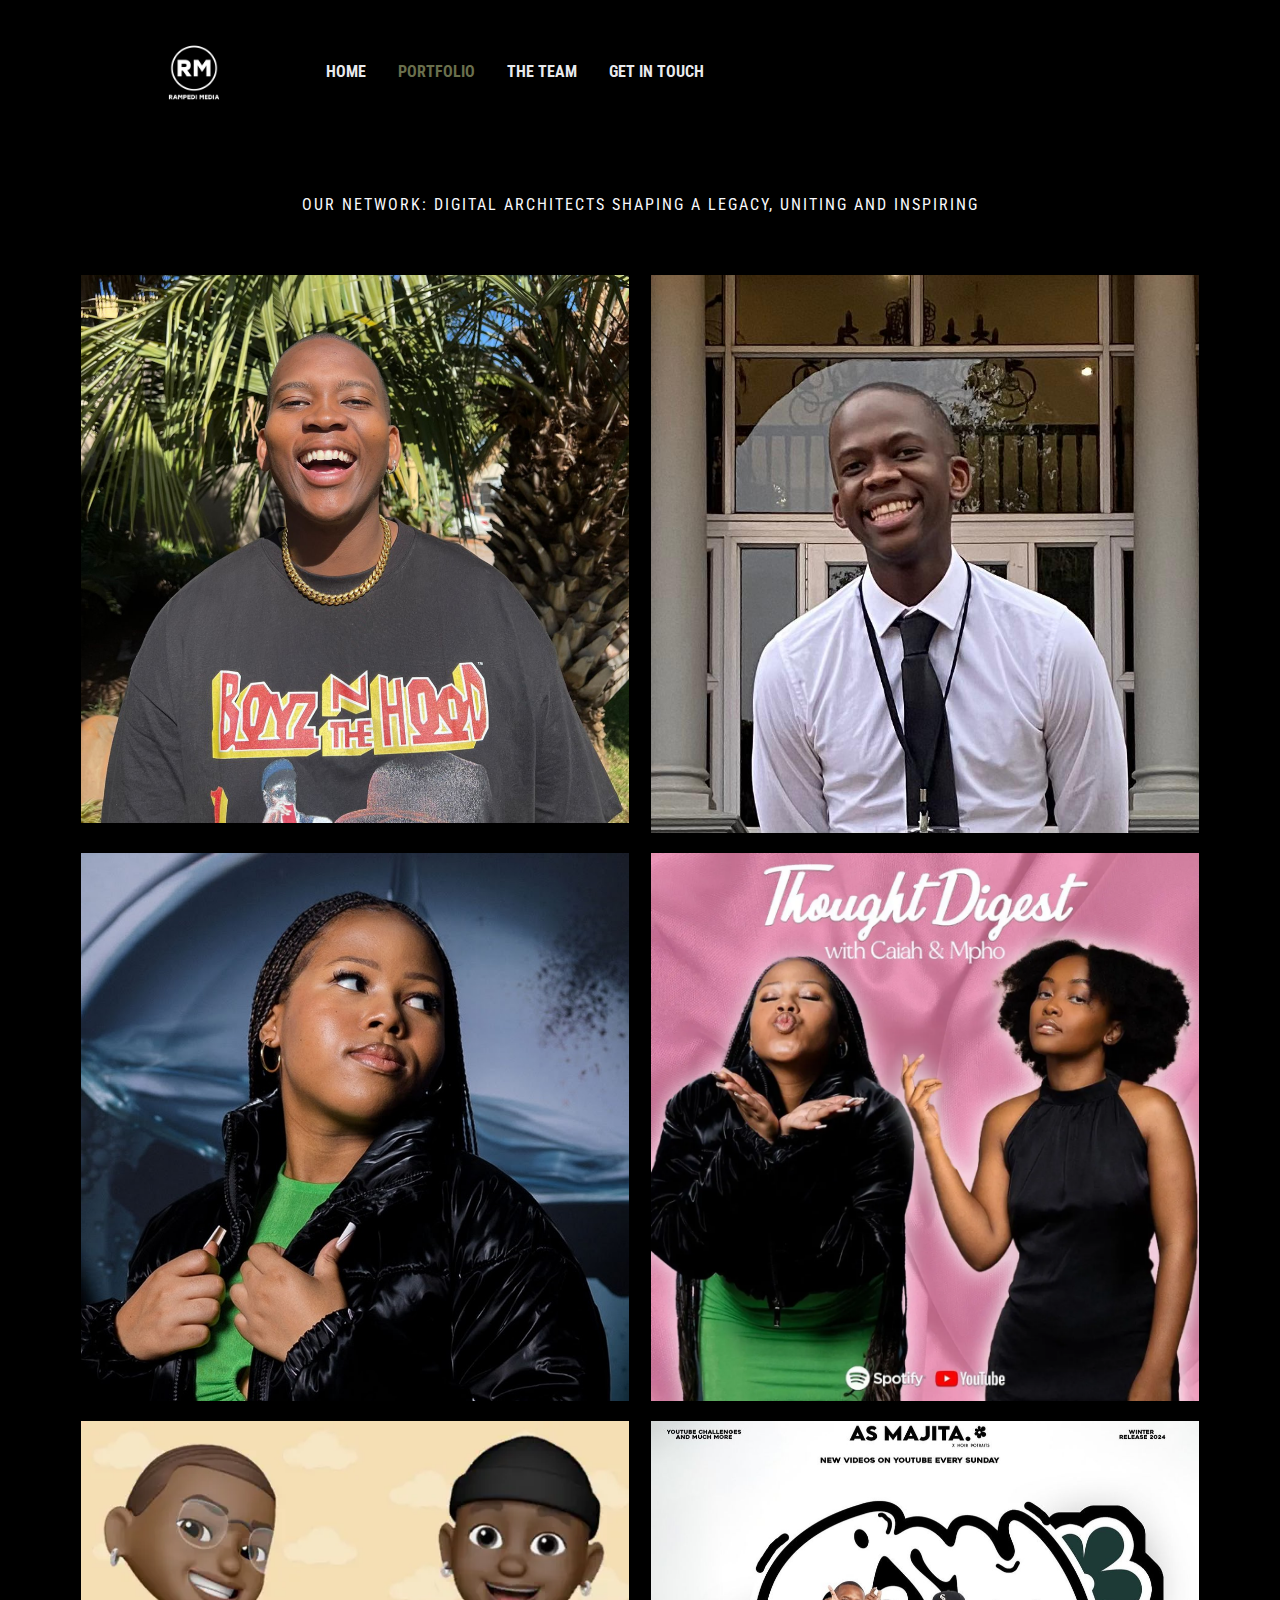
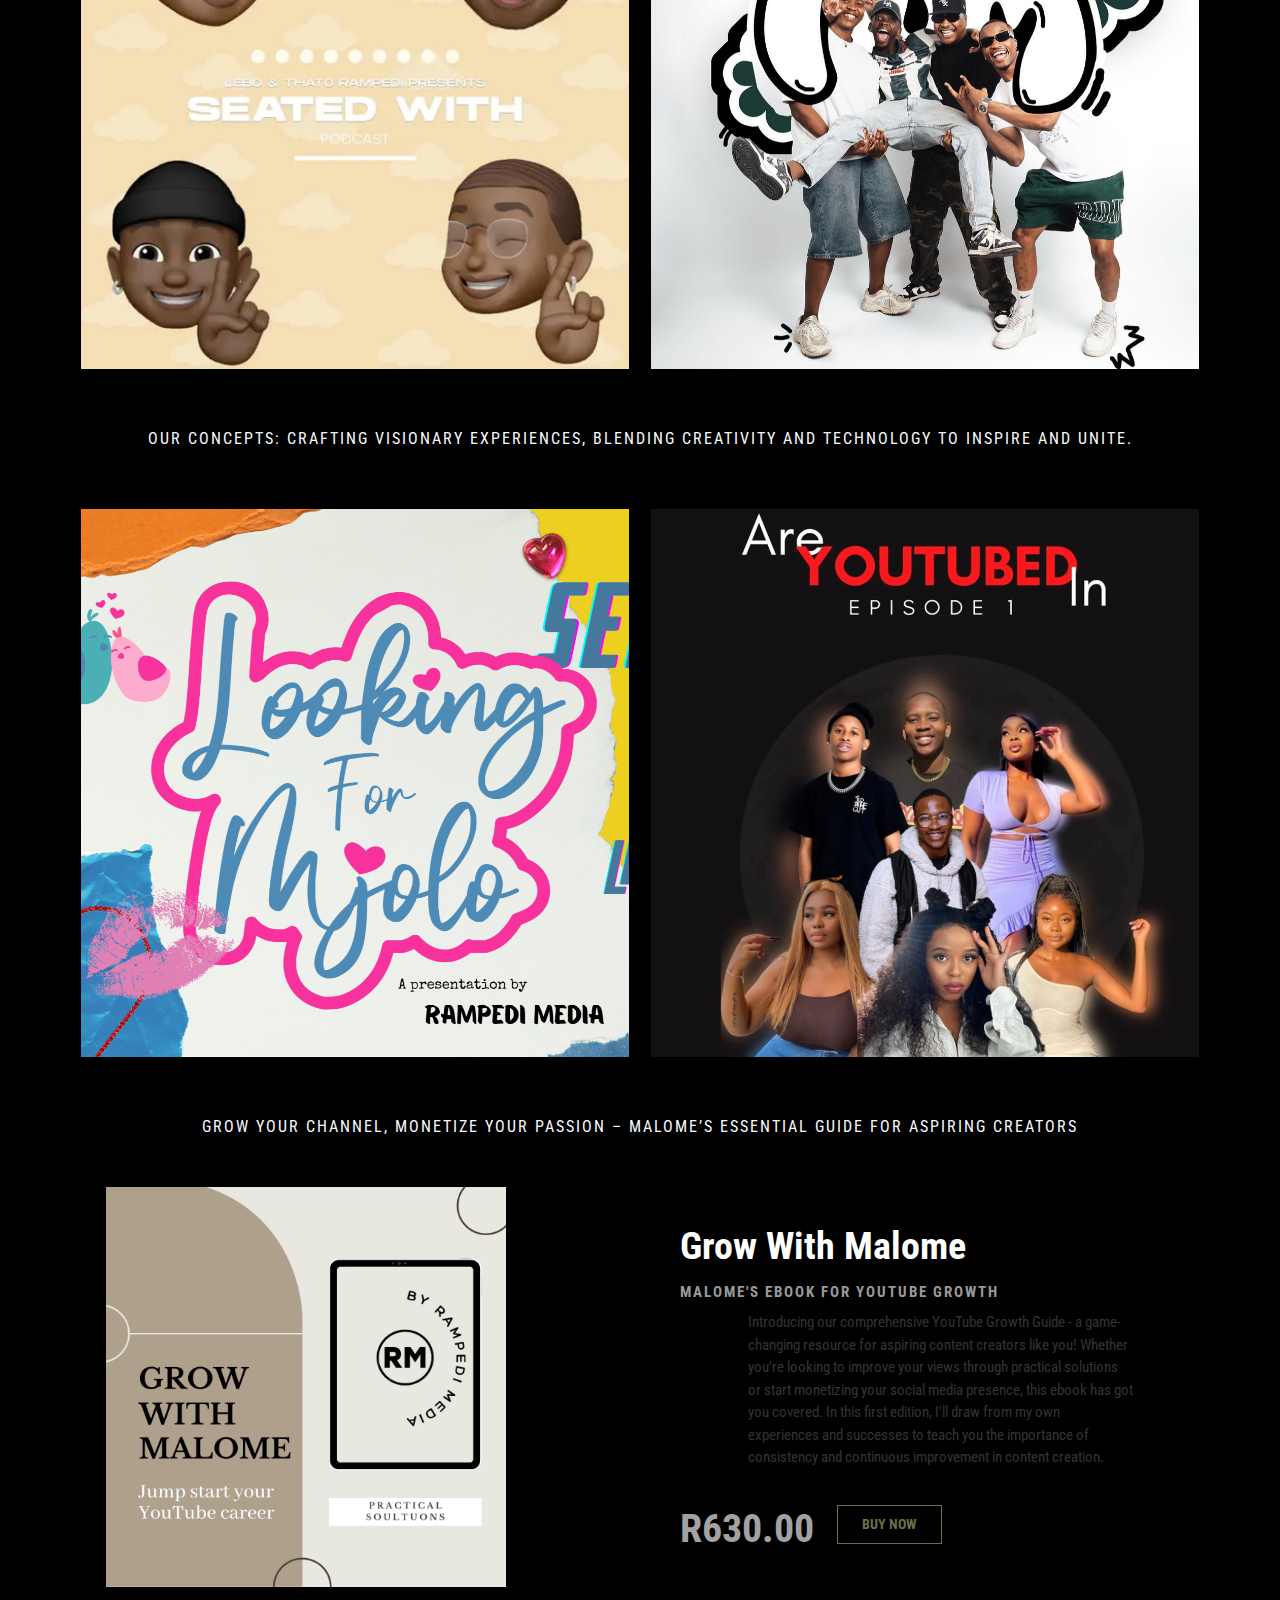
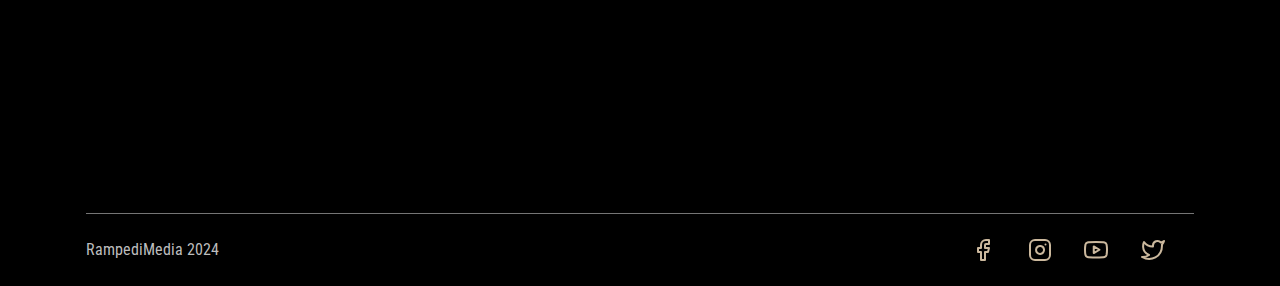
<file: public/TheNetwork.html>
<!DOCTYPE html>
<html lang="en-US" dir="ltr">

  <head>
    <meta charset="utf-8">
    <meta http-equiv="X-UA-Compatible" content="IE=edge">
    <meta name="viewport" content="width=device-width, initial-scale=1">


    <!-- ===============================================-->
    <!--    Document Title-->
    <!-- ===============================================-->
    <title>Rampedia Media</title>


    <!-- ===============================================-->
    <!--    Favicons-->
    <!-- ===============================================-->
    <link rel="apple-touch-icon" sizes="180x180" href="assets/img/gallery/rampedimedia_logo.png">
    <link rel="icon" type="image/png" sizes="32x32" href="assets/img/gallery/rampedimedia_logo.png">
    <link rel="icon" type="image/png" sizes="16x16" href="assets/img/gallery/rampedimedia_logo.png">
    <link rel="shortcut icon" type="image/x-icon" href="assets/img/gallery/rampedimedia_logo.png">
    <link rel="manifest" href="assets/img/favicons/manifest.json">
    <meta name="msapplication-TileImage" content="assets/img/favicons/mstile-150x150.png">
    <meta name="theme-color" content="#ffffff">


    <!-- ===============================================-->
    <!--    Stylesheets-->
    <!-- ===============================================-->
    <link href="assets/css/theme.css" rel="stylesheet" />

  </head>


  <body>

    <!-- ===============================================-->
    <!--    Main Content-->
    <!-- ===============================================-->
    <main class="main" id="top">
      <nav class="navbar navbar-expand-lg navbar-light sticky-top py-3 d-block" data-navbar-on-scroll="data-navbar-on-scroll">
        <div class="container"><a class="navbar-brand d-inline-flex" href="index.html"><span class="text-light fs-2 fw-bold ms-2"><img src="assets/img/gallery/rampedimedia_logo.png" alt="Rampedi Media Logo" width="200" /></span></a>
          <button class="navbar-toggler collapsed" type="button" data-bs-toggle="collapse" data-bs-target="#navbarSupportedContent" aria-controls="navbarSupportedContent" aria-expanded="false" aria-label="Toggle navigation"><span class="navbar-toggler-icon"></span></button>
          <div class="collapse navbar-collapse border-top border-lg-0 mt-4 mt-lg-0" id="navbarSupportedContent">
            <ul class="navbar-nav me-auto mb-2 mb-lg-0">
              <li class="nav-item px-2"><a class="nav-link fw-bold" href="index.html">HOME</a></li>
              <li class="nav-item px-2"><a class="nav-link fw-bold active" aria-current="page" href="TheNetwork.html">PORTFOLIO</a></li>
              <li class="nav-item px-2"><a class="nav-link fw-bold" href="TheTeam.html">THE TEAM</a></li>
              <li class="nav-item px-2"><a class="nav-link fw-bold" href="Contact.html">GET IN TOUCH</a></li>
            </ul>
          </div>
        </div>
      </nav>
      
      <section id="portfolio" class="section portfolio-section">
        <div class="container">
            <p class=" lh-sm text-uppercase text-light custom-heading">Our Network: Digital architects shaping a legacy, uniting and inspiring</p>
            <div class="row portfolio-container">
                <div class="col-md-6 col-lg-6">
                    <div class="portfolio-item">
                        <img src="assets/img/gallery/ThatoSquare.png"
                            class="img-fluid"
                            alt="RampediMedia">
                        <div class="content-holder">
                            <a class="img-popup" href="ThatoRampedi.html">
                                <div class="text-holder">
                                    <h6 class="title">Thato Rampedi</h6>
                                    <p class="subtitle"></p>
                                </div>
                            </a>
                        </div>
                    </div>
                </div>
                <div class="col-md-6 col-lg-6">
                    <div class="portfolio-item">
                        <img src="assets/img/gallery/Lebo.jpeg"
                            class="img-fluid"
                            alt="RampediMedia">
                        <div class="content-holder">
                            <a class="img-popup" href="LeboRampedi.html">
                                <div class="text-holder">
                                    <h6 class="title">Lebo Rampedi</h6>
                                    <p class="subtitle"></p>
                                </div>
                            </a>
                        </div>
                    </div>
                </div>
                <div class="col-md-6 col-lg-6">
                    <div class="portfolio-item">
                        <img src="assets/img/gallery/mammi_dearest.jpg"
                            class="img-fluid"
                            alt="RampediMedia">
                        <div class="content-holder">
                            <a class="img-popup" href="MammiDearest.html">
                                <div class="text-holder">
                                    <h6 class="title">Mammi Dearest</h6>
                                    <p class="subtitle"></p>
                                </div>
                            </a>
                        </div>
                    </div>
                </div>
                <div class="col-md-6 col-lg-6">
                    <div class="portfolio-item">
                        <img src="assets/img/gallery/thought_digest.webp"
                            class="img-fluid"
                            alt="RampediMedia">
                        <div class="content-holder">
                            <a class="img-popup" href="ThoughtDigest.html">
                                <div class="text-holder">
                                    <h6 class="title">Thought Digest</h6>
                                    <p class="subtitle"></p>
                                </div>
                            </a>
                        </div>
                    </div>
                </div>
                <div class="col-md-6 col-lg-6">
                    <div class="portfolio-item">
                        <img src="assets/img/gallery/seated_podcast.webp"
                            class="img-fluid"
                            alt="RampediMedia">
                        <div class="content-holder">
                            <a class="img-popup" href="SeatedPodcast.html">
                                <div class="text-holder">
                                    <h6 class="title">Seated with Lebo and Thato Rampedi</h6>
                                    <p class="subtitle"></p>
                                </div>
                            </a>
                        </div>
                    </div>
                </div>
                <div class="col-md-6 col-lg-6">
                    <div class="portfolio-item">
                        <img src="assets/img/gallery/asm_square.png"
                            class="img-fluid"
                            alt="RampediMedia">
                        <div class="content-holder">
                            <a class="img-popup" href="ASM.html">
                                <div class="text-holder">
                                    <h6 class="title">As Majita</h6>
                                    <p class="subtitle"></p>
                                </div>
                            </a>
                        </div>
                    </div>
                </div>
            </div>
        </div>
        <div class="container">
            <p class=" lh-sm text-uppercase text-light custom-heading">Our Concepts: Crafting visionary experiences, blending creativity and technology to inspire and unite.</p>
            <div class="row portfolio-container">
                <div class="col-md-6 col-lg-6">
                    <div class="portfolio-item">
                        <img src="assets/img/gallery/lfm_square.png"
                            class="img-fluid"
                            alt="RampediMedia">
                        <div class="content-holder">
                            <a class="img-popup" href="LookingForMjolo.html">
                                <div class="text-holder">
                                    <h6 class="title">Looking For Mjolo</h6>
                                    <p class="subtitle"></p>
                                </div>
                            </a>
                        </div>
                    </div>
                </div>
                <div class="col-md-6 col-lg-6">
                    <div class="portfolio-item">
                        <img src="assets/img/gallery/ayti_square.png"
                            class="img-fluid"
                            alt="RampediMedia">
                        <div class="content-holder">
                            <a class="img-popup" href="AreYouTubedIn.html">
                                <div class="text-holder">
                                    <h6 class="title">Are YouTubed In?</h6>
                                    <p class="subtitle"></p>
                                </div>
                            </a>
                        </div>
                    </div>
                </div>
            </div>
        </div>
        <div class="container">
            <p class=" lh-sm text-uppercase text-light custom-heading">Grow Your Channel, Monetize Your Passion – Malome’s Essential Guide for Aspiring Creators</p>
            <div class="ebook-container">
                <div class="imgBx">
                    <img src="assets/img/gallery/bookcover.webp" alt="Grow with Malome ebook cover">
                </div>
                <div class="details">
                    <div class="content">
                        <h2>Grow With Malome <br>
                            <span>Malome's Ebook for Youtube Growth</span>
                        </h2>
                        <p>
                            Introducing our comprehensive YouTube Growth Guide - a game-changing resource for aspiring content creators like you! Whether you're looking to improve your views through practical solutions or start monetizing your social media presence, this ebook has got you covered.
    
    In this first edition, I'll draw from my own experiences and successes to teach you the importance of consistency and continuous improvement in content creation. 
                        </p>
                        <h3>R630.00</h3>
                        <a class="btn btn-sm btn-outline-primary" href="https://growwithmalome.com/" targe="_blank">BUY NOW</a>
                    </div>
                </div>
            </div>
        </div>
    </section>

    
     <!-- ============================================-->
      <!-- <section> begin ============================-->
        <section class="py-0 pt-7" id="contact">

            <div class="container">
              <!-- <div class="row">
                <div class="col-6 col-sm-4 col-xl-3 mb-3">
                  <h4 class="lh-lg fw-bold text-light">WATCH</h4>
                </div>
                <div class="col-6 col-sm-4 col-xl-3 mb-3">
                  <h5 class="lh-lg fw-bold text-light">MENU</h5>
                  <ul class="list-unstyled mb-md-4 mb-lg-0">
                    <li class="lh-lg"><a class="text-800 text-decoration-none text-uppercase fw-bold" href="#!">Shipping Info</a></li>
                    <li class="lh-lg"><a class="text-800 text-decoration-none text-uppercase fw-bold" href="#!">Refunds</a></li>
                    <li class="lh-lg"><a class="text-800 text-decoration-none text-uppercase fw-bold" href="#!">How to Order</a></li>
                    <li class="lh-lg"><a class="text-800 text-decoration-none text-uppercase fw-bold" href="#!">How to Track</a></li>
                    <li class="lh-lg"><a class="text-800 text-decoration-none text-uppercase fw-bold" href="#!">Size Guides</a></li>
                  </ul>
                </div>
                <div class="col-6 col-sm-4 col-xl-3 mb-3">
                  <h5 class="mb-5"></h5>
                  <ul class="list-unstyled mb-md-4 mb-lg-0">
                    <li class="lh-lg"><a class="text-800 text-decoration-none text-uppercase fw-bold" href="#!">GET IN TOUCH</a></li>
                    <li class="lh-lg"><a class="text-800 text-decoration-none text-uppercase fw-bold" href="#!">my account</a></li>
                  </ul>
                </div>
                <div class="col-12 col-xl-3">
                  <h5 class="lh-lg fw-bold text-light text-uppercase">Signup For our Latest News</h5>
                  <div class="row input-group-icon mb-5">
                    <div class="col-12">
                      <form class="row row-cols-lg-auto g-0 align-items-center">
                        <div class="col-8 col-lg-9">
                          <label class="visually-hidden" for="colFormLabel">Username</label>
                          <div class="input-group">
                            <input class="rounded-end-0 form-control" id="colFormLabel" type="email" placeholder="email address" />
                          </div>
                        </div>
                        <div class="col-4 col-lg-3">
                          <button class="btn btn-primary rounded-start-0" type="submit">Submit</button>
                        </div>
                      </form>
                    </div>
                  </div>
                </div>
              </div> -->
              <div class="border-bottom border-700"></div>
              <div class="row flex-center my-3">
                <div class="col-md-6 order-1 order-md-0">
                  <p class="my-2 text-800 text-center text-md-start"> RampediMedia
                    </svg><a class="text-500" href="https://rampedimedia.co.za/" target="_blank">2024 </a>
                  </p>
                </div>
                <div class="col-md-6">
                    <div class="text-center text-md-end">
                        <a href="https://www.facebook.com/thatorampediYT" target="_blank">
                            <span class="me-4" data-feather="facebook"></span>
                        </a>
                        <a href="https://www.instagram.com/rampedimedia/" target="_blank">
                            <span class="me-4" data-feather="instagram"></span>
                        </a>
                        <a href="https://www.youtube.com/@ThatoRampedi" target="_blank">
                            <span class="me-4" data-feather="youtube"></span>
                        </a>
                        <a href="https://x.com/thatorampedi" target="_blank">
                            <span class="me-4" data-feather="twitter"></span>
                        </a>
                    </div>                    
                </div>
              </div>
            </div>
            <!-- end of .container-->
    
          </section>
          <!-- <section> close ============================-->
          <!-- ============================================-->
 

    </main>
    <!-- ===============================================-->
    <!--    End of Main Content-->
    <!-- ===============================================-->




    <!-- ===============================================-->
    <!--    JavaScripts-->
    <!-- ===============================================-->
    <script src="vendors/@popperjs/popper.min.js"></script>
    <script src="vendors/bootstrap/bootstrap.min.js"></script>
    <script src="vendors/is/is.min.js"></script>
    <script src="https://polyfill.io/v3/polyfill.min.js?features=window.scroll"></script>
    <script src="vendors/feather-icons/feather.min.js"></script>
    <script>
      feather.replace();
    </script>
    <script src="assets/js/theme.js"></script>

    <link href="https://fonts.googleapis.com/css2?family=Roboto+Condensed:wght@300;700&amp;display=swap" rel="stylesheet">
  </body>

</html>
</file>
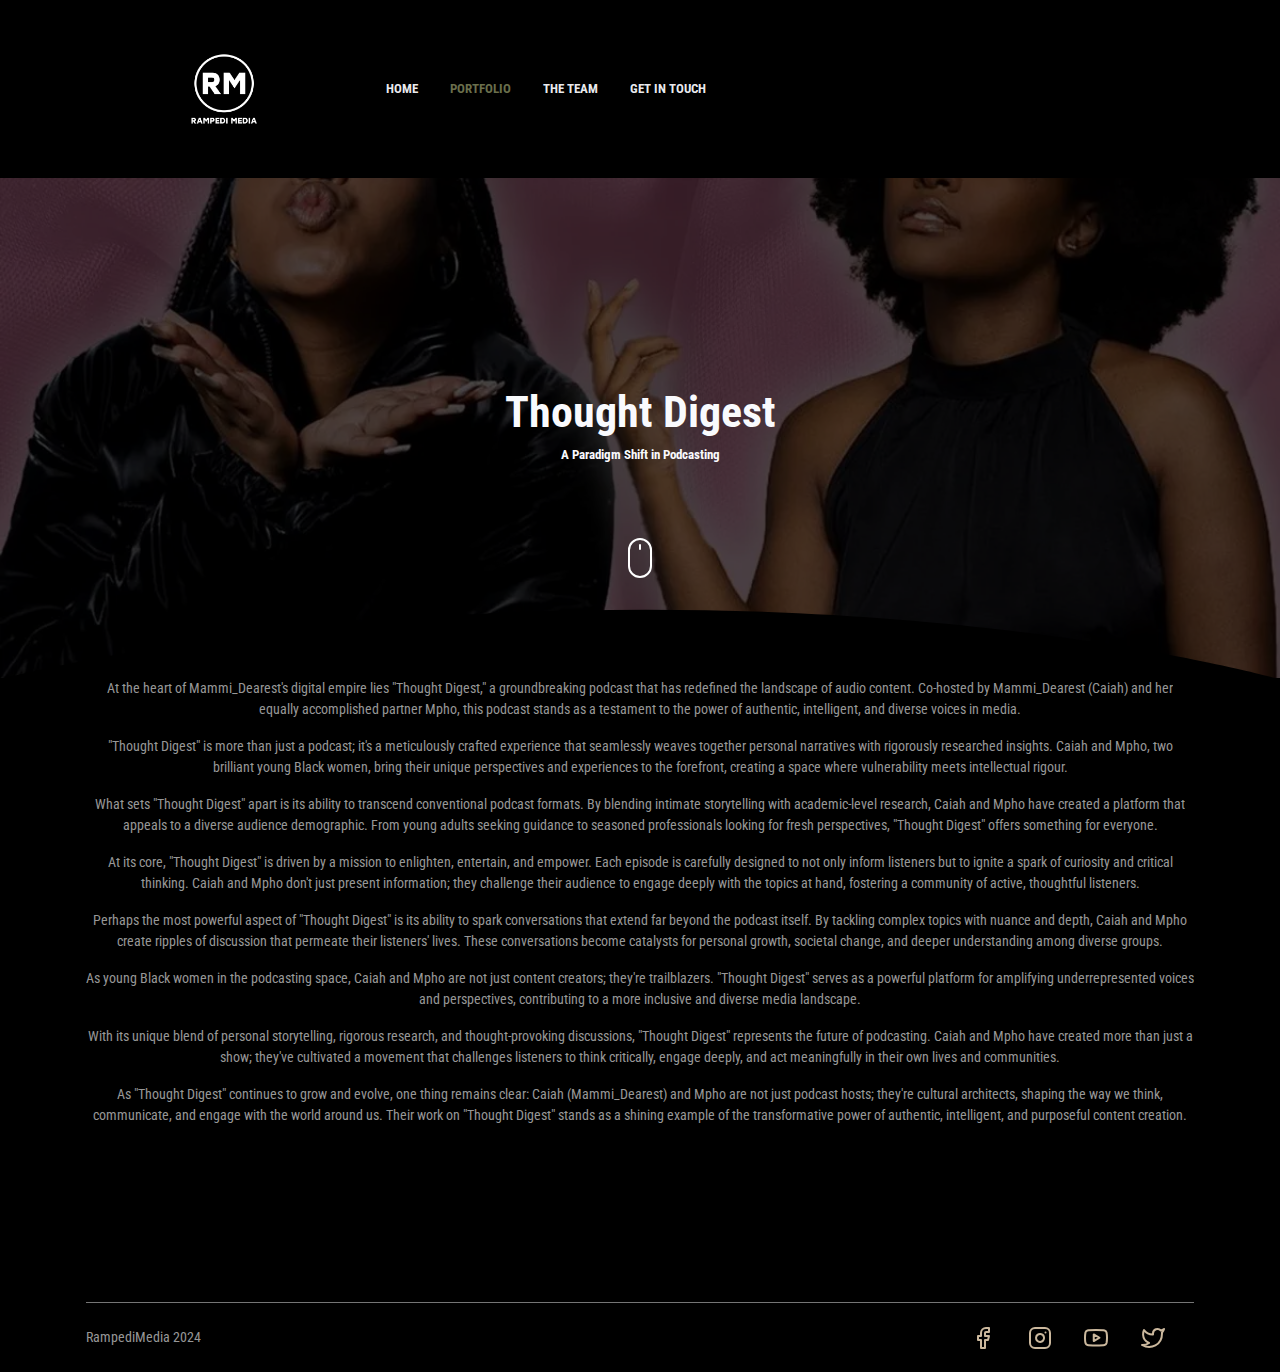
<file: public/ThoughtDigest.html>
<!DOCTYPE html>
<html lang="en">
    <head>
        <meta charset="utf-8">
        <meta http-equiv="X-UA-Compatible" content="IE=edge">
        <meta name="viewport" content="width=device-width, initial-scale=1">
    
    
        <!-- ===============================================-->
        <!--    Document Title-->
        <!-- ===============================================-->
        <title>Rampedia Media</title>
    
    
        <!-- ===============================================-->
        <!--    Favicons-->
        <!-- ===============================================-->
        <link rel="apple-touch-icon" sizes="180x180" href="assets/img/gallery/rampedimedia_logo.png">
        <link rel="icon" type="image/png" sizes="32x32" href="assets/img/gallery/rampedimedia_logo.png">
        <link rel="icon" type="image/png" sizes="16x16" href="assets/img/gallery/rampedimedia_logo.png">
        <link rel="shortcut icon" type="image/x-icon" href="assets/img/gallery/rampedimedia_logo.png">
        <link rel="manifest" href="assets/img/favicons/manifest.json">
        <meta name="msapplication-TileImage" content="assets/img/favicons/mstile-150x150.png">
        <meta name="theme-color" content="#ffffff">
    
    
        <!-- ===============================================-->
        <!--    Stylesheets-->
        <!-- ===============================================-->
        <link href="assets/css/ramedia.css" rel="stylesheet" />
        <link href="assets/css/theme.css" rel="stylesheet" />
    
      </head>
<body data-spy="scroll" data-target=".navbar" data-offset="40" id="home">
    <main class="main" id="top">
    <!-- page Navigation -->
    <nav class="navbar navbar-expand-lg navbar-light sticky-top py-3 d-block" data-navbar-on-scroll="data-navbar-on-scroll">
        <div class="container"><a class="navbar-brand d-inline-flex" href="index.html"><span class="text-light fs-2 fw-bold ms-2"><img src="assets/img/gallery/rampedimedia_logo.png" alt="Rampedi Media Logo" width="200" /></span></a>
          <button class="navbar-toggler collapsed" type="button" data-bs-toggle="collapse" data-bs-target="#navbarSupportedContent" aria-controls="navbarSupportedContent" aria-expanded="false" aria-label="Toggle navigation"><span class="navbar-toggler-icon"></span></button>
          <div class="collapse navbar-collapse mt-4 mt-lg-0" id="navbarSupportedContent">
            <ul class="navbar-nav me-auto mb-2 mb-lg-0">
              <li class="nav-item px-2"><a class="nav-link fw-bold" href="index.html">HOME</a></li>
              <li class="nav-item px-2"><a class="nav-link fw-bold active" aria-current="page"  href="TheNetwork.html">PORTFOLIO</a></li>
              <li class="nav-item px-2"><a class="nav-link fw-bold" href="TheTeam.html">THE TEAM</a></li>
              <li class="nav-item px-2"><a class="nav-link fw-bold" href="Contact.html">GET IN TOUCH</a></li>
            </ul>
          </div>
        </div>
      </nav>
    <!-- End Of Second Navigation -->

    <!-- Page Header -->
    <header class="smaller-header header" style="background: url('assets/img/gallery/thought_digest.webp') no-repeat center center fixed; background-size: cover;">

        <div class="overlay">
            <h2 class="title">Thought Digest</h2>
            <h6>A Paradigm Shift in Podcasting</h2>
        </div>  
        <div class="shape">
            <svg viewBox="0 0 1500 200">
                <path d="m 0,240 h 1500.4828 v -71.92164 c 0,0 -286.2763,-81.79324 -743.19024,-81.79324 C 300.37862,86.28512 0,168.07836 0,168.07836 Z"/>
            </svg>
        </div>  
        <div class="mouse-icon"><div class="wheel"></div></div>
    </header>
    <!-- End Of Page Header -->

    <!-- Service Section -->
    <section  id="service" class="section pt-0">
        <div class="container">
            <p style="text-align: center;">
                At the heart of Mammi_Dearest's digital empire lies "Thought Digest," a groundbreaking podcast that has redefined the landscape of audio content. Co-hosted by Mammi_Dearest (Caiah) and her equally accomplished partner Mpho, this podcast stands as a testament to the power of authentic, intelligent, and diverse voices in media.
            </p>
        
            <p style="text-align: center;">
                "Thought Digest" is more than just a podcast; it's a meticulously crafted experience that seamlessly weaves together personal narratives with rigorously researched insights. Caiah and Mpho, two brilliant young Black women, bring their unique perspectives and experiences to the forefront, creating a space where vulnerability meets intellectual rigour.
            </p>
        
            <p style="text-align: center;">
                What sets "Thought Digest" apart is its ability to transcend conventional podcast formats. By blending intimate storytelling with academic-level research, Caiah and Mpho have created a platform that appeals to a diverse audience demographic. From young adults seeking guidance to seasoned professionals looking for fresh perspectives, "Thought Digest" offers something for everyone.
            </p>
        
            <p style="text-align: center;">
                At its core, "Thought Digest" is driven by a mission to enlighten, entertain, and empower. Each episode is carefully designed to not only inform listeners but to ignite a spark of curiosity and critical thinking. Caiah and Mpho don't just present information; they challenge their audience to engage deeply with the topics at hand, fostering a community of active, thoughtful listeners.
            </p>
        
            <p style="text-align: center;">
                Perhaps the most powerful aspect of "Thought Digest" is its ability to spark conversations that extend far beyond the podcast itself. By tackling complex topics with nuance and depth, Caiah and Mpho create ripples of discussion that permeate their listeners' lives. These conversations become catalysts for personal growth, societal change, and deeper understanding among diverse groups.
            </p>
        
            <p style="text-align: center;">
                As young Black women in the podcasting space, Caiah and Mpho are not just content creators; they're trailblazers. "Thought Digest" serves as a powerful platform for amplifying underrepresented voices and perspectives, contributing to a more inclusive and diverse media landscape.
            </p>
        
            <p style="text-align: center;">
                With its unique blend of personal storytelling, rigorous research, and thought-provoking discussions, "Thought Digest" represents the future of podcasting. Caiah and Mpho have created more than just a show; they've cultivated a movement that challenges listeners to think critically, engage deeply, and act meaningfully in their own lives and communities.
            </p>
        
            <p style="text-align: center;">
                As "Thought Digest" continues to grow and evolve, one thing remains clear: Caiah (Mammi_Dearest) and Mpho are not just podcast hosts; they're cultural architects, shaping the way we think, communicate, and engage with the world around us. Their work on "Thought Digest" stands as a shining example of the transformative power of authentic, intelligent, and purposeful content creation.
            </p>
        </div>        
    </section>


     <!-- Contact Section -->
     <section class="py-0 pt-7" id="contact">

        <div class="container">
          <div class="border-bottom border-700"></div>
          <div class="row flex-center my-3">
            <div class="col-md-6 order-1 order-md-0">
              <p class="my-2 text-800 text-center text-md-start"> RampediMedia
                </svg><a class="text-500" href="https://rampedimedia.co.za/" target="_blank">2024 </a>
              </p>
            </div>
            <div class="col-md-6">
                <div class="text-center text-md-end">
                    <a href="https://www.facebook.com/thatorampediYT" target="_blank">
                        <span class="me-4" data-feather="facebook"></span>
                    </a>
                    <a href="https://www.instagram.com/rampedimedia/" target="_blank">
                        <span class="me-4" data-feather="instagram"></span>
                    </a>
                    <a href="https://www.youtube.com/@ThatoRampedi" target="_blank">
                        <span class="me-4" data-feather="youtube"></span>
                    </a>
                    <a href="https://x.com/thatorampedi" target="_blank">
                        <span class="me-4" data-feather="twitter"></span>
                    </a>
                </div>                
            </div>
          </div>
        </div>
        <!-- end of .container-->

      </section>
	</main>
    <script src="vendors/@popperjs/popper.min.js"></script>
    <script src="vendors/bootstrap/bootstrap.min.js"></script>
    <script src="vendors/is/is.min.js"></script>
    <script src="https://polyfill.io/v3/polyfill.min.js?features=window.scroll"></script>
    <script src="vendors/feather-icons/feather.min.js"></script>
    <script>
      feather.replace();
    </script>
    <script src="assets/js/theme.js"></script>

    <link href="https://fonts.googleapis.com/css2?family=Roboto+Condensed:wght@300;700&amp;display=swap" rel="stylesheet">

</body>
</html>
</file>
<file: public/assets/css/ramedia.css>
@charset "UTF-8";
/*!
=========================================================
* Ramedia Landing page
=========================================================

=========================================================

* The above copyright notice and this permission notice shall be included in all copies or substantial portions of the Software.
*/
@import url("https://fonts.googleapis.com/css?family=Poppins:100,100i,200,200i,300,300i,400,400i,500,500i,600,600i,700,700i,800,800i,900,900i");
:root {
  --blue: #007bff;
  --indigo: #6610f2;
  --purple: #6f42c1;
  --pink: #e83e8c;
  --red: hwb(1 29% 8%);
  --orange: #fd7e14;
  --yellow: #253745;
  --green: #6ab04c;
  --teal: #00cec9;
  --cyan: #1289A7;
  --white: #fff;
  --gray: #6c757d;
  --gray-dark: #1b1b1b;
  --primary: #383838;
  --secondary: #6c757d;
  --success: #6ab04c;
  --info: #1289A7;
  --warning: #253745;
  --danger: #eb4d4b;
  --light: #f8f9fa;
  --dark: #1b1b1b;
  --breakpoint-xs: 0;
  --breakpoint-sm: 576px;
  --breakpoint-md: 768px;
  --breakpoint-lg: 992px;
  --breakpoint-xl: 1200px;
  --font-family-sans-serif: "Poppins", sans-serif;
  --font-family-monospace: SFMono-Regular, Menlo, Monaco, Consolas, "Liberation Mono", "Courier New", monospace;
}

@import url('https://fonts.googleapis.com/css?family=Poppins:400,500,600,800&display=swap');

*,
*::before,
*::after {
  box-sizing: border-box;
}

html {
  font-family: sans-serif;
  line-height: 1.15;
  -webkit-text-size-adjust: 100%;
  -webkit-tap-highlight-color: rgba(0, 0, 0, 0);
}

article, aside, figcaption, figure, footer, header, hgroup, main, nav, section {
  display: block;
}

body {
  margin: 0;
  font-family: "Poppins", sans-serif;
  font-size: 1rem;
  font-weight: 400;
  line-height: 1.5;
  color: #fff;
  text-align: left;
  background-color: #fff;
}

[tabindex="-1"]:focus {
  outline: 0 !important;
}

hr {
  box-sizing: content-box;
  height: 0;
  overflow: visible;
}

h1, h2, h3, h4, h5, h6 {
  margin-top: 0;
  margin-bottom: 0.5rem;
}

p {
  margin-top: 0;
  margin-bottom: 1rem;
}

abbr[title],
abbr[data-original-title] {
  text-decoration: underline;
  -webkit-text-decoration: underline dotted;
          text-decoration: underline dotted;
  cursor: help;
  border-bottom: 0;
  -webkit-text-decoration-skip-ink: none;
          text-decoration-skip-ink: none;
}

address {
  margin-bottom: 1rem;
  font-style: normal;
  line-height: inherit;
}

ol,
ul,
dl {
  margin-top: 0;
  margin-bottom: 1rem;
}

ol ol,
ul ul,
ol ul,
ul ol {
  margin-bottom: 0;
}

dt {
  font-weight: 700;
}

dd {
  margin-bottom: .5rem;
  margin-left: 0;
}

blockquote {
  margin: 0 0 1rem;
}

b,
strong {
  font-weight: bolder;
}

small {
  font-size: 80%;
}

sub,
sup {
  position: relative;
  font-size: 75%;
  line-height: 0;
  vertical-align: baseline;
}

sub {
  bottom: -.25em;
}

sup {
  top: -.5em;
}

a {
  color: #383838;
  text-decoration: none;
  background-color: transparent;
}

a:hover {
  color: #000;
  text-decoration: none;
}

a:not([href]):not([tabindex]) {
  color: inherit;
  text-decoration: none;
}

a:not([href]):not([tabindex]):hover, a:not([href]):not([tabindex]):focus {
  color: inherit;
  text-decoration: none;
}

a:not([href]):not([tabindex]):focus {
  outline: 0;
}

pre,
code,
kbd,
samp {
  font-family: SFMono-Regular, Menlo, Monaco, Consolas, "Liberation Mono", "Courier New", monospace;
  font-size: 1em;
}

pre {
  margin-top: 0;
  margin-bottom: 1rem;
  overflow: auto;
}

figure {
  margin: 0 0 1rem;
}

img {
  vertical-align: middle;
  border-style: none;
}

svg {
  overflow: hidden;
  vertical-align: middle;
}

table {
  border-collapse: collapse;
}

caption {
  padding-top: 0.75rem;
  padding-bottom: 0.75rem;
  color: #6c757d;
  text-align: left;
  caption-side: bottom;
}

th {
  text-align: inherit;
}

label {
  display: inline-block;
  margin-bottom: 0.5rem;
}

button {
  border-radius: 0;
}

button:focus {
  outline: 1px dotted;
  outline: 5px auto -webkit-focus-ring-color;
}

input,
button,
select,
optgroup,
textarea {
  margin: 0;
  font-family: inherit;
  font-size: inherit;
  line-height: inherit;
}

button,
input {
  overflow: visible;
}

button,
select {
  text-transform: none;
}

select {
  word-wrap: normal;
}

button,
[type="button"],
[type="reset"],
[type="submit"] {
  -webkit-appearance: button;
}

button:not(:disabled),
[type="button"]:not(:disabled),
[type="reset"]:not(:disabled),
[type="submit"]:not(:disabled) {
  cursor: pointer;
}

button::-moz-focus-inner,
[type="button"]::-moz-focus-inner,
[type="reset"]::-moz-focus-inner,
[type="submit"]::-moz-focus-inner {
  padding: 0;
  border-style: none;
}

input[type="radio"],
input[type="checkbox"] {
  box-sizing: border-box;
  padding: 0;
}

input[type="date"],
input[type="time"],
input[type="datetime-local"],
input[type="month"] {
  -webkit-appearance: listbox;
}

textarea {
  overflow: auto;
  resize: vertical;
}

fieldset {
  min-width: 0;
  padding: 0;
  margin: 0;
  border: 0;
}

legend {
  display: block;
  width: 100%;
  max-width: 100%;
  padding: 0;
  margin-bottom: .5rem;
  font-size: 1.5rem;
  line-height: inherit;
  color: inherit;
  white-space: normal;
}

progress {
  vertical-align: baseline;
}

[type="number"]::-webkit-inner-spin-button,
[type="number"]::-webkit-outer-spin-button {
  height: auto;
}

[type="search"] {
  outline-offset: -2px;
  -webkit-appearance: none;
}

[type="search"]::-webkit-search-decoration {
  -webkit-appearance: none;
}

::-webkit-file-upload-button {
  font: inherit;
  -webkit-appearance: button;
}

output {
  display: inline-block;
}

summary {
  display: list-item;
  cursor: pointer;
}

template {
  display: none;
}

[hidden] {
  display: none !important;
}

h1, h2, h3, h4, h5, h6,
.h1, .h2, .h3, .h4, .h5, .h6 {
  margin-bottom: 0.5rem;
  font-weight: 500;
  line-height: 1.2;
}

h1, .h1 {
  font-size: 2.5rem;
}

h2, .h2 {
  font-size: 2rem;
}

h3, .h3 {
  font-size: 1.75rem;
}

h4, .h4 {
  font-size: 1.5rem;
}

h5, .h5 {
  font-size: 1.25rem;
}

h6, .h6 {
  font-size: 1rem;
}

.lead {
  font-size: 1.25rem;
  font-weight: 300;
}

.display-1 {
  font-size: 6rem;
  font-weight: 300;
  line-height: 1.2;
}

.display-2 {
  font-size: 5.5rem;
  font-weight: 300;
  line-height: 1.2;
}

.display-3 {
  font-size: 4.5rem;
  font-weight: 300;
  line-height: 1.2;
}

.display-4 {
  font-size: 3.5rem;
  font-weight: 300;
  line-height: 1.2;
}

hr {
  margin-top: 1rem;
  margin-bottom: 1rem;
  border: 0;
  border-top: 1px solid rgba(0, 0, 0, 0.1);
}

small,
.small {
  font-size: 80%;
  font-weight: 400;
}

mark,
.mark {
  padding: 0.2em;
  background-color: #fcf8e3;
}

.list-unstyled {
  padding-left: 0;
  list-style: none;
}

.list-inline {
  padding-left: 0;
  list-style: none;
}

.list-inline-item {
  display: inline-block;
}

.list-inline-item:not(:last-child) {
  margin-right: 0.5rem;
}

.initialism {
  font-size: 90%;
  text-transform: uppercase;
}

.blockquote {
  margin-bottom: 1rem;
  font-size: 1.25rem;
}

.blockquote-footer {
  display: block;
  font-size: 80%;
  color: #6c757d;
}

.blockquote-footer::before {
  content: "\2014\00A0";
}

.img-fluid {
  max-width: 100%;
  height: auto;
}

.img-thumbnail {
  padding: 0.25rem;
  background-color: #fff;
  border: 1px solid #dee2e6;
  border-radius: 0.25rem;
  max-width: 100%;
  height: auto;
}

.figure {
  display: inline-block;
}

.figure-img {
  margin-bottom: 0.5rem;
  line-height: 1;
}

.figure-caption {
  font-size: 90%;
  color: #6c757d;
}

code {
  font-size: 87.5%;
  color: #e83e8c;
  word-break: break-word;
}

a > code {
  color: inherit;
}

kbd {
  padding: 0.2rem 0.4rem;
  font-size: 87.5%;
  color: #fff;
  background-color: #1b1b1b;
  border-radius: 0.2rem;
}

kbd kbd {
  padding: 0;
  font-size: 100%;
  font-weight: 700;
}

.icon {
  padding: 1rem;
  border-radius: 15px;
  display: -webkit-inline-box;
  display: -ms-inline-flexbox;
  display: inline-flex;
  background-color: rgba(255, 254, 254, 0.2);
  -webkit-backdrop-filter: blur(10px);
  backdrop-filter: blur(10px);
  border: 2px solid rgba(255, 254, 254, 0.3);
}

pre {
  display: block;
  font-size: 87.5%;
  color: #1b1b1b;
}

pre code {
  font-size: inherit;
  color: inherit;
  word-break: normal;
}

.pre-scrollable {
  max-height: 340px;
  overflow-y: scroll;
}

.container {
  width: 100%;
  padding-right: 15px;
  padding-left: 15px;
  margin-right: auto;
  margin-left: auto;
}

@media (min-width: 576px) {
  .container {
    max-width: 540px;
  }
}

@media (min-width: 768px) {
  .container {
    max-width: 720px;
  }
}

@media (min-width: 992px) {
  .container {
    max-width: 960px;
  }
}

@media (min-width: 1200px) {
  .container {
    max-width: 1140px;
  }
}

.container-fluid {
  width: 100%;
  padding-right: 15px;
  padding-left: 15px;
  margin-right: auto;
  margin-left: auto;
}

.row {
  display: -webkit-box;
  display: -webkit-flex;
  display: -ms-flexbox;
  display: flex;
  -webkit-flex-wrap: wrap;
      -ms-flex-wrap: wrap;
          flex-wrap: wrap;
  margin-right: -15px;
  margin-left: -15px;
}

.no-gutters {
  margin-right: 0;
  margin-left: 0;
}

.no-gutters > .col,
.no-gutters > [class*="col-"] {
  padding-right: 0;
  padding-left: 0;
}

.col-1, .col-2, .col-3, .col-4, .col-5, .col-6, .col-7, .col-8, .col-9, .col-10, .col-11, .col-12, .col,
.col-auto, .col-sm-1, .col-sm-2, .col-sm-3, .col-sm-4, .col-sm-5, .col-sm-6, .col-sm-7, .col-sm-8, .col-sm-9, .col-sm-10, .col-sm-11, .col-sm-12, .col-sm,
.col-sm-auto, .col-md-1, .col-md-2, .col-md-3, .col-md-4, .col-md-5, .col-md-6, .col-md-7, .col-md-8, .col-md-9, .col-md-10, .col-md-11, .col-md-12, .col-md,
.col-md-auto, .col-lg-1, .col-lg-2, .col-lg-3, .col-lg-4, .col-lg-5, .col-lg-6, .col-lg-7, .col-lg-8, .col-lg-9, .col-lg-10, .col-lg-11, .col-lg-12, .col-lg,
.col-lg-auto, .col-xl-1, .col-xl-2, .col-xl-3, .col-xl-4, .col-xl-5, .col-xl-6, .col-xl-7, .col-xl-8, .col-xl-9, .col-xl-10, .col-xl-11, .col-xl-12, .col-xl,
.col-xl-auto {
  position: relative;
  width: 100%;
  padding-right: 15px;
  padding-left: 15px;
}

.col {
  -webkit-flex-basis: 0;
      -ms-flex-preferred-size: 0;
          flex-basis: 0;
  -webkit-box-flex: 1;
  -webkit-flex-grow: 1;
      -ms-flex-positive: 1;
          flex-grow: 1;
  max-width: 100%;
}

.col-auto {
  -webkit-box-flex: 0;
  -webkit-flex: 0 0 auto;
      -ms-flex: 0 0 auto;
          flex: 0 0 auto;
  width: auto;
  max-width: 100%;
}

.col-1 {
  -webkit-box-flex: 0;
  -webkit-flex: 0 0 8.33333%;
      -ms-flex: 0 0 8.33333%;
          flex: 0 0 8.33333%;
  max-width: 8.33333%;
}

.col-2 {
  -webkit-box-flex: 0;
  -webkit-flex: 0 0 16.66667%;
      -ms-flex: 0 0 16.66667%;
          flex: 0 0 16.66667%;
  max-width: 16.66667%;
}

.col-3 {
  -webkit-box-flex: 0;
  -webkit-flex: 0 0 25%;
      -ms-flex: 0 0 25%;
          flex: 0 0 25%;
  max-width: 25%;
}

.col-4 {
  -webkit-box-flex: 0;
  -webkit-flex: 0 0 33.33333%;
      -ms-flex: 0 0 33.33333%;
          flex: 0 0 33.33333%;
  max-width: 33.33333%;
}

.col-5 {
  -webkit-box-flex: 0;
  -webkit-flex: 0 0 41.66667%;
      -ms-flex: 0 0 41.66667%;
          flex: 0 0 41.66667%;
  max-width: 41.66667%;
}

.col-6 {
  -webkit-box-flex: 0;
  -webkit-flex: 0 0 50%;
      -ms-flex: 0 0 50%;
          flex: 0 0 50%;
  max-width: 50%;
}

.col-7 {
  -webkit-box-flex: 0;
  -webkit-flex: 0 0 58.33333%;
      -ms-flex: 0 0 58.33333%;
          flex: 0 0 58.33333%;
  max-width: 58.33333%;
}

.col-8 {
  -webkit-box-flex: 0;
  -webkit-flex: 0 0 66.66667%;
      -ms-flex: 0 0 66.66667%;
          flex: 0 0 66.66667%;
  max-width: 66.66667%;
}

.col-9 {
  -webkit-box-flex: 0;
  -webkit-flex: 0 0 75%;
      -ms-flex: 0 0 75%;
          flex: 0 0 75%;
  max-width: 75%;
}

.col-10 {
  -webkit-box-flex: 0;
  -webkit-flex: 0 0 83.33333%;
      -ms-flex: 0 0 83.33333%;
          flex: 0 0 83.33333%;
  max-width: 83.33333%;
}

.col-11 {
  -webkit-box-flex: 0;
  -webkit-flex: 0 0 91.66667%;
      -ms-flex: 0 0 91.66667%;
          flex: 0 0 91.66667%;
  max-width: 91.66667%;
}

.col-12 {
  -webkit-box-flex: 0;
  -webkit-flex: 0 0 100%;
      -ms-flex: 0 0 100%;
          flex: 0 0 100%;
  max-width: 100%;
}

.order-first {
  -webkit-box-ordinal-group: 0;
  -webkit-order: -1;
      -ms-flex-order: -1;
          order: -1;
}

.order-last {
  -webkit-box-ordinal-group: 14;
  -webkit-order: 13;
      -ms-flex-order: 13;
          order: 13;
}

.order-0 {
  -webkit-box-ordinal-group: 1;
  -webkit-order: 0;
      -ms-flex-order: 0;
          order: 0;
}

.order-1 {
  -webkit-box-ordinal-group: 2;
  -webkit-order: 1;
      -ms-flex-order: 1;
          order: 1;
}

.order-2 {
  -webkit-box-ordinal-group: 3;
  -webkit-order: 2;
      -ms-flex-order: 2;
          order: 2;
}

.order-3 {
  -webkit-box-ordinal-group: 4;
  -webkit-order: 3;
      -ms-flex-order: 3;
          order: 3;
}

.order-4 {
  -webkit-box-ordinal-group: 5;
  -webkit-order: 4;
      -ms-flex-order: 4;
          order: 4;
}

.order-5 {
  -webkit-box-ordinal-group: 6;
  -webkit-order: 5;
      -ms-flex-order: 5;
          order: 5;
}

.order-6 {
  -webkit-box-ordinal-group: 7;
  -webkit-order: 6;
      -ms-flex-order: 6;
          order: 6;
}

.order-7 {
  -webkit-box-ordinal-group: 8;
  -webkit-order: 7;
      -ms-flex-order: 7;
          order: 7;
}

.order-8 {
  -webkit-box-ordinal-group: 9;
  -webkit-order: 8;
      -ms-flex-order: 8;
          order: 8;
}

.order-9 {
  -webkit-box-ordinal-group: 10;
  -webkit-order: 9;
      -ms-flex-order: 9;
          order: 9;
}

.order-10 {
  -webkit-box-ordinal-group: 11;
  -webkit-order: 10;
      -ms-flex-order: 10;
          order: 10;
}

.order-11 {
  -webkit-box-ordinal-group: 12;
  -webkit-order: 11;
      -ms-flex-order: 11;
          order: 11;
}

.order-12 {
  -webkit-box-ordinal-group: 13;
  -webkit-order: 12;
      -ms-flex-order: 12;
          order: 12;
}

.offset-1 {
  margin-left: 8.33333%;
}

.offset-2 {
  margin-left: 16.66667%;
}

.offset-3 {
  margin-left: 25%;
}

.offset-4 {
  margin-left: 33.33333%;
}

.offset-5 {
  margin-left: 41.66667%;
}

.offset-6 {
  margin-left: 50%;
}

.offset-7 {
  margin-left: 58.33333%;
}

.offset-8 {
  margin-left: 66.66667%;
}

.offset-9 {
  margin-left: 75%;
}

.offset-10 {
  margin-left: 83.33333%;
}

.offset-11 {
  margin-left: 91.66667%;
}

@media (min-width: 576px) {
  .col-sm {
    -webkit-flex-basis: 0;
        -ms-flex-preferred-size: 0;
            flex-basis: 0;
    -webkit-box-flex: 1;
    -webkit-flex-grow: 1;
        -ms-flex-positive: 1;
            flex-grow: 1;
    max-width: 100%;
  }
  .col-sm-auto {
    -webkit-box-flex: 0;
    -webkit-flex: 0 0 auto;
        -ms-flex: 0 0 auto;
            flex: 0 0 auto;
    width: auto;
    max-width: 100%;
  }
  .col-sm-1 {
    -webkit-box-flex: 0;
    -webkit-flex: 0 0 8.33333%;
        -ms-flex: 0 0 8.33333%;
            flex: 0 0 8.33333%;
    max-width: 8.33333%;
  }
  .col-sm-2 {
    -webkit-box-flex: 0;
    -webkit-flex: 0 0 16.66667%;
        -ms-flex: 0 0 16.66667%;
            flex: 0 0 16.66667%;
    max-width: 16.66667%;
  }
  .col-sm-3 {
    -webkit-box-flex: 0;
    -webkit-flex: 0 0 25%;
        -ms-flex: 0 0 25%;
            flex: 0 0 25%;
    max-width: 25%;
  }
  .col-sm-4 {
    -webkit-box-flex: 0;
    -webkit-flex: 0 0 33.33333%;
        -ms-flex: 0 0 33.33333%;
            flex: 0 0 33.33333%;
    max-width: 33.33333%;
  }
  .col-sm-5 {
    -webkit-box-flex: 0;
    -webkit-flex: 0 0 41.66667%;
        -ms-flex: 0 0 41.66667%;
            flex: 0 0 41.66667%;
    max-width: 41.66667%;
  }
  .col-sm-6 {
    -webkit-box-flex: 0;
    -webkit-flex: 0 0 50%;
        -ms-flex: 0 0 50%;
            flex: 0 0 50%;
    max-width: 50%;
  }
  .col-sm-7 {
    -webkit-box-flex: 0;
    -webkit-flex: 0 0 58.33333%;
        -ms-flex: 0 0 58.33333%;
            flex: 0 0 58.33333%;
    max-width: 58.33333%;
  }
  .col-sm-8 {
    -webkit-box-flex: 0;
    -webkit-flex: 0 0 66.66667%;
        -ms-flex: 0 0 66.66667%;
            flex: 0 0 66.66667%;
    max-width: 66.66667%;
  }
  .col-sm-9 {
    -webkit-box-flex: 0;
    -webkit-flex: 0 0 75%;
        -ms-flex: 0 0 75%;
            flex: 0 0 75%;
    max-width: 75%;
  }
  .col-sm-10 {
    -webkit-box-flex: 0;
    -webkit-flex: 0 0 83.33333%;
        -ms-flex: 0 0 83.33333%;
            flex: 0 0 83.33333%;
    max-width: 83.33333%;
  }
  .col-sm-11 {
    -webkit-box-flex: 0;
    -webkit-flex: 0 0 91.66667%;
        -ms-flex: 0 0 91.66667%;
            flex: 0 0 91.66667%;
    max-width: 91.66667%;
  }
  .col-sm-12 {
    -webkit-box-flex: 0;
    -webkit-flex: 0 0 100%;
        -ms-flex: 0 0 100%;
            flex: 0 0 100%;
    max-width: 100%;
  }
  .order-sm-first {
    -webkit-box-ordinal-group: 0;
    -webkit-order: -1;
        -ms-flex-order: -1;
            order: -1;
  }
  .order-sm-last {
    -webkit-box-ordinal-group: 14;
    -webkit-order: 13;
        -ms-flex-order: 13;
            order: 13;
  }
  .order-sm-0 {
    -webkit-box-ordinal-group: 1;
    -webkit-order: 0;
        -ms-flex-order: 0;
            order: 0;
  }
  .order-sm-1 {
    -webkit-box-ordinal-group: 2;
    -webkit-order: 1;
        -ms-flex-order: 1;
            order: 1;
  }
  .order-sm-2 {
    -webkit-box-ordinal-group: 3;
    -webkit-order: 2;
        -ms-flex-order: 2;
            order: 2;
  }
  .order-sm-3 {
    -webkit-box-ordinal-group: 4;
    -webkit-order: 3;
        -ms-flex-order: 3;
            order: 3;
  }
  .order-sm-4 {
    -webkit-box-ordinal-group: 5;
    -webkit-order: 4;
        -ms-flex-order: 4;
            order: 4;
  }
  .order-sm-5 {
    -webkit-box-ordinal-group: 6;
    -webkit-order: 5;
        -ms-flex-order: 5;
            order: 5;
  }
  .order-sm-6 {
    -webkit-box-ordinal-group: 7;
    -webkit-order: 6;
        -ms-flex-order: 6;
            order: 6;
  }
  .order-sm-7 {
    -webkit-box-ordinal-group: 8;
    -webkit-order: 7;
        -ms-flex-order: 7;
            order: 7;
  }
  .order-sm-8 {
    -webkit-box-ordinal-group: 9;
    -webkit-order: 8;
        -ms-flex-order: 8;
            order: 8;
  }
  .order-sm-9 {
    -webkit-box-ordinal-group: 10;
    -webkit-order: 9;
        -ms-flex-order: 9;
            order: 9;
  }
  .order-sm-10 {
    -webkit-box-ordinal-group: 11;
    -webkit-order: 10;
        -ms-flex-order: 10;
            order: 10;
  }
  .order-sm-11 {
    -webkit-box-ordinal-group: 12;
    -webkit-order: 11;
        -ms-flex-order: 11;
            order: 11;
  }
  .order-sm-12 {
    -webkit-box-ordinal-group: 13;
    -webkit-order: 12;
        -ms-flex-order: 12;
            order: 12;
  }
  .offset-sm-0 {
    margin-left: 0;
  }
  .offset-sm-1 {
    margin-left: 8.33333%;
  }
  .offset-sm-2 {
    margin-left: 16.66667%;
  }
  .offset-sm-3 {
    margin-left: 25%;
  }
  .offset-sm-4 {
    margin-left: 33.33333%;
  }
  .offset-sm-5 {
    margin-left: 41.66667%;
  }
  .offset-sm-6 {
    margin-left: 50%;
  }
  .offset-sm-7 {
    margin-left: 58.33333%;
  }
  .offset-sm-8 {
    margin-left: 66.66667%;
  }
  .offset-sm-9 {
    margin-left: 75%;
  }
  .offset-sm-10 {
    margin-left: 83.33333%;
  }
  .offset-sm-11 {
    margin-left: 91.66667%;
  }
}

@media (min-width: 768px) {
  .col-md {
    -webkit-flex-basis: 0;
        -ms-flex-preferred-size: 0;
            flex-basis: 0;
    -webkit-box-flex: 1;
    -webkit-flex-grow: 1;
        -ms-flex-positive: 1;
            flex-grow: 1;
    max-width: 100%;
  }
  .col-md-auto {
    -webkit-box-flex: 0;
    -webkit-flex: 0 0 auto;
        -ms-flex: 0 0 auto;
            flex: 0 0 auto;
    width: auto;
    max-width: 100%;
  }
  .col-md-1 {
    -webkit-box-flex: 0;
    -webkit-flex: 0 0 8.33333%;
        -ms-flex: 0 0 8.33333%;
            flex: 0 0 8.33333%;
    max-width: 8.33333%;
  }
  .col-md-2 {
    -webkit-box-flex: 0;
    -webkit-flex: 0 0 16.66667%;
        -ms-flex: 0 0 16.66667%;
            flex: 0 0 16.66667%;
    max-width: 16.66667%;
  }
  .col-md-3 {
    -webkit-box-flex: 0;
    -webkit-flex: 0 0 25%;
        -ms-flex: 0 0 25%;
            flex: 0 0 25%;
    max-width: 25%;
  }
  .col-md-4 {
    -webkit-box-flex: 0;
    -webkit-flex: 0 0 33.33333%;
        -ms-flex: 0 0 33.33333%;
            flex: 0 0 33.33333%;
    max-width: 33.33333%;
  }
  .col-md-5 {
    -webkit-box-flex: 0;
    -webkit-flex: 0 0 41.66667%;
        -ms-flex: 0 0 41.66667%;
            flex: 0 0 41.66667%;
    max-width: 41.66667%;
  }
  .col-md-6 {
    -webkit-box-flex: 0;
    -webkit-flex: 0 0 50%;
        -ms-flex: 0 0 50%;
            flex: 0 0 50%;
    max-width: 50%;
  }
  .col-md-7 {
    -webkit-box-flex: 0;
    -webkit-flex: 0 0 58.33333%;
        -ms-flex: 0 0 58.33333%;
            flex: 0 0 58.33333%;
    max-width: 58.33333%;
  }
  .col-md-8 {
    -webkit-box-flex: 0;
    -webkit-flex: 0 0 66.66667%;
        -ms-flex: 0 0 66.66667%;
            flex: 0 0 66.66667%;
    max-width: 66.66667%;
  }
  .col-md-9 {
    -webkit-box-flex: 0;
    -webkit-flex: 0 0 75%;
        -ms-flex: 0 0 75%;
            flex: 0 0 75%;
    max-width: 75%;
  }
  .col-md-10 {
    -webkit-box-flex: 0;
    -webkit-flex: 0 0 83.33333%;
        -ms-flex: 0 0 83.33333%;
            flex: 0 0 83.33333%;
    max-width: 83.33333%;
  }
  .col-md-11 {
    -webkit-box-flex: 0;
    -webkit-flex: 0 0 91.66667%;
        -ms-flex: 0 0 91.66667%;
            flex: 0 0 91.66667%;
    max-width: 91.66667%;
  }
  .col-md-12 {
    -webkit-box-flex: 0;
    -webkit-flex: 0 0 100%;
        -ms-flex: 0 0 100%;
            flex: 0 0 100%;
    max-width: 100%;
  }
  .order-md-first {
    -webkit-box-ordinal-group: 0;
    -webkit-order: -1;
        -ms-flex-order: -1;
            order: -1;
  }
  .order-md-last {
    -webkit-box-ordinal-group: 14;
    -webkit-order: 13;
        -ms-flex-order: 13;
            order: 13;
  }
  .order-md-0 {
    -webkit-box-ordinal-group: 1;
    -webkit-order: 0;
        -ms-flex-order: 0;
            order: 0;
  }
  .order-md-1 {
    -webkit-box-ordinal-group: 2;
    -webkit-order: 1;
        -ms-flex-order: 1;
            order: 1;
  }
  .order-md-2 {
    -webkit-box-ordinal-group: 3;
    -webkit-order: 2;
        -ms-flex-order: 2;
            order: 2;
  }
  .order-md-3 {
    -webkit-box-ordinal-group: 4;
    -webkit-order: 3;
        -ms-flex-order: 3;
            order: 3;
  }
  .order-md-4 {
    -webkit-box-ordinal-group: 5;
    -webkit-order: 4;
        -ms-flex-order: 4;
            order: 4;
  }
  .order-md-5 {
    -webkit-box-ordinal-group: 6;
    -webkit-order: 5;
        -ms-flex-order: 5;
            order: 5;
  }
  .order-md-6 {
    -webkit-box-ordinal-group: 7;
    -webkit-order: 6;
        -ms-flex-order: 6;
            order: 6;
  }
  .order-md-7 {
    -webkit-box-ordinal-group: 8;
    -webkit-order: 7;
        -ms-flex-order: 7;
            order: 7;
  }
  .order-md-8 {
    -webkit-box-ordinal-group: 9;
    -webkit-order: 8;
        -ms-flex-order: 8;
            order: 8;
  }
  .order-md-9 {
    -webkit-box-ordinal-group: 10;
    -webkit-order: 9;
        -ms-flex-order: 9;
            order: 9;
  }
  .order-md-10 {
    -webkit-box-ordinal-group: 11;
    -webkit-order: 10;
        -ms-flex-order: 10;
            order: 10;
  }
  .order-md-11 {
    -webkit-box-ordinal-group: 12;
    -webkit-order: 11;
        -ms-flex-order: 11;
            order: 11;
  }
  .order-md-12 {
    -webkit-box-ordinal-group: 13;
    -webkit-order: 12;
        -ms-flex-order: 12;
            order: 12;
  }
  .offset-md-0 {
    margin-left: 0;
  }
  .offset-md-1 {
    margin-left: 8.33333%;
  }
  .offset-md-2 {
    margin-left: 16.66667%;
  }
  .offset-md-3 {
    margin-left: 25%;
  }
  .offset-md-4 {
    margin-left: 33.33333%;
  }
  .offset-md-5 {
    margin-left: 41.66667%;
  }
  .offset-md-6 {
    margin-left: 50%;
  }
  .offset-md-7 {
    margin-left: 58.33333%;
  }
  .offset-md-8 {
    margin-left: 66.66667%;
  }
  .offset-md-9 {
    margin-left: 75%;
  }
  .offset-md-10 {
    margin-left: 83.33333%;
  }
  .offset-md-11 {
    margin-left: 91.66667%;
  }
}

@media (min-width: 992px) {
  .col-lg {
    -webkit-flex-basis: 0;
        -ms-flex-preferred-size: 0;
            flex-basis: 0;
    -webkit-box-flex: 1;
    -webkit-flex-grow: 1;
        -ms-flex-positive: 1;
            flex-grow: 1;
    max-width: 100%;
  }
  .col-lg-auto {
    -webkit-box-flex: 0;
    -webkit-flex: 0 0 auto;
        -ms-flex: 0 0 auto;
            flex: 0 0 auto;
    width: auto;
    max-width: 100%;
  }
  .col-lg-1 {
    -webkit-box-flex: 0;
    -webkit-flex: 0 0 8.33333%;
        -ms-flex: 0 0 8.33333%;
            flex: 0 0 8.33333%;
    max-width: 8.33333%;
  }
  .col-lg-2 {
    -webkit-box-flex: 0;
    -webkit-flex: 0 0 16.66667%;
        -ms-flex: 0 0 16.66667%;
            flex: 0 0 16.66667%;
    max-width: 16.66667%;
  }
  .col-lg-3 {
    -webkit-box-flex: 0;
    -webkit-flex: 0 0 25%;
        -ms-flex: 0 0 25%;
            flex: 0 0 25%;
    max-width: 25%;
  }
  .col-lg-4 {
    -webkit-box-flex: 0;
    -webkit-flex: 0 0 33.33333%;
        -ms-flex: 0 0 33.33333%;
            flex: 0 0 33.33333%;
    max-width: 33.33333%;
  }
  .col-lg-5 {
    -webkit-box-flex: 0;
    -webkit-flex: 0 0 41.66667%;
        -ms-flex: 0 0 41.66667%;
            flex: 0 0 41.66667%;
    max-width: 41.66667%;
  }
  .col-lg-6 {
    -webkit-box-flex: 0;
    -webkit-flex: 0 0 50%;
        -ms-flex: 0 0 50%;
            flex: 0 0 50%;
    max-width: 50%;
  }
  .col-lg-7 {
    -webkit-box-flex: 0;
    -webkit-flex: 0 0 58.33333%;
        -ms-flex: 0 0 58.33333%;
            flex: 0 0 58.33333%;
    max-width: 58.33333%;
  }
  .col-lg-8 {
    -webkit-box-flex: 0;
    -webkit-flex: 0 0 66.66667%;
        -ms-flex: 0 0 66.66667%;
            flex: 0 0 66.66667%;
    max-width: 66.66667%;
  }
  .col-lg-9 {
    -webkit-box-flex: 0;
    -webkit-flex: 0 0 75%;
        -ms-flex: 0 0 75%;
            flex: 0 0 75%;
    max-width: 75%;
  }
  .col-lg-10 {
    -webkit-box-flex: 0;
    -webkit-flex: 0 0 83.33333%;
        -ms-flex: 0 0 83.33333%;
            flex: 0 0 83.33333%;
    max-width: 83.33333%;
  }
  .col-lg-11 {
    -webkit-box-flex: 0;
    -webkit-flex: 0 0 91.66667%;
        -ms-flex: 0 0 91.66667%;
            flex: 0 0 91.66667%;
    max-width: 91.66667%;
  }
  .col-lg-12 {
    -webkit-box-flex: 0;
    -webkit-flex: 0 0 100%;
        -ms-flex: 0 0 100%;
            flex: 0 0 100%;
    max-width: 100%;
  }
  .order-lg-first {
    -webkit-box-ordinal-group: 0;
    -webkit-order: -1;
        -ms-flex-order: -1;
            order: -1;
  }
  .order-lg-last {
    -webkit-box-ordinal-group: 14;
    -webkit-order: 13;
        -ms-flex-order: 13;
            order: 13;
  }
  .order-lg-0 {
    -webkit-box-ordinal-group: 1;
    -webkit-order: 0;
        -ms-flex-order: 0;
            order: 0;
  }
  .order-lg-1 {
    -webkit-box-ordinal-group: 2;
    -webkit-order: 1;
        -ms-flex-order: 1;
            order: 1;
  }
  .order-lg-2 {
    -webkit-box-ordinal-group: 3;
    -webkit-order: 2;
        -ms-flex-order: 2;
            order: 2;
  }
  .order-lg-3 {
    -webkit-box-ordinal-group: 4;
    -webkit-order: 3;
        -ms-flex-order: 3;
            order: 3;
  }
  .order-lg-4 {
    -webkit-box-ordinal-group: 5;
    -webkit-order: 4;
        -ms-flex-order: 4;
            order: 4;
  }
  .order-lg-5 {
    -webkit-box-ordinal-group: 6;
    -webkit-order: 5;
        -ms-flex-order: 5;
            order: 5;
  }
  .order-lg-6 {
    -webkit-box-ordinal-group: 7;
    -webkit-order: 6;
        -ms-flex-order: 6;
            order: 6;
  }
  .order-lg-7 {
    -webkit-box-ordinal-group: 8;
    -webkit-order: 7;
        -ms-flex-order: 7;
            order: 7;
  }
  .order-lg-8 {
    -webkit-box-ordinal-group: 9;
    -webkit-order: 8;
        -ms-flex-order: 8;
            order: 8;
  }
  .order-lg-9 {
    -webkit-box-ordinal-group: 10;
    -webkit-order: 9;
        -ms-flex-order: 9;
            order: 9;
  }
  .order-lg-10 {
    -webkit-box-ordinal-group: 11;
    -webkit-order: 10;
        -ms-flex-order: 10;
            order: 10;
  }
  .order-lg-11 {
    -webkit-box-ordinal-group: 12;
    -webkit-order: 11;
        -ms-flex-order: 11;
            order: 11;
  }
  .order-lg-12 {
    -webkit-box-ordinal-group: 13;
    -webkit-order: 12;
        -ms-flex-order: 12;
            order: 12;
  }
  .offset-lg-0 {
    margin-left: 0;
  }
  .offset-lg-1 {
    margin-left: 8.33333%;
  }
  .offset-lg-2 {
    margin-left: 16.66667%;
  }
  .offset-lg-3 {
    margin-left: 25%;
  }
  .offset-lg-4 {
    margin-left: 33.33333%;
  }
  .offset-lg-5 {
    margin-left: 41.66667%;
  }
  .offset-lg-6 {
    margin-left: 50%;
  }
  .offset-lg-7 {
    margin-left: 58.33333%;
  }
  .offset-lg-8 {
    margin-left: 66.66667%;
  }
  .offset-lg-9 {
    margin-left: 75%;
  }
  .offset-lg-10 {
    margin-left: 83.33333%;
  }
  .offset-lg-11 {
    margin-left: 91.66667%;
  }
}

@media (min-width: 1200px) {
  .col-xl {
    -webkit-flex-basis: 0;
        -ms-flex-preferred-size: 0;
            flex-basis: 0;
    -webkit-box-flex: 1;
    -webkit-flex-grow: 1;
        -ms-flex-positive: 1;
            flex-grow: 1;
    max-width: 100%;
  }
  .col-xl-auto {
    -webkit-box-flex: 0;
    -webkit-flex: 0 0 auto;
        -ms-flex: 0 0 auto;
            flex: 0 0 auto;
    width: auto;
    max-width: 100%;
  }
  .col-xl-1 {
    -webkit-box-flex: 0;
    -webkit-flex: 0 0 8.33333%;
        -ms-flex: 0 0 8.33333%;
            flex: 0 0 8.33333%;
    max-width: 8.33333%;
  }
  .col-xl-2 {
    -webkit-box-flex: 0;
    -webkit-flex: 0 0 16.66667%;
        -ms-flex: 0 0 16.66667%;
            flex: 0 0 16.66667%;
    max-width: 16.66667%;
  }
  .col-xl-3 {
    -webkit-box-flex: 0;
    -webkit-flex: 0 0 25%;
        -ms-flex: 0 0 25%;
            flex: 0 0 25%;
    max-width: 25%;
  }
  .col-xl-4 {
    -webkit-box-flex: 0;
    -webkit-flex: 0 0 33.33333%;
        -ms-flex: 0 0 33.33333%;
            flex: 0 0 33.33333%;
    max-width: 33.33333%;
  }
  .col-xl-5 {
    -webkit-box-flex: 0;
    -webkit-flex: 0 0 41.66667%;
        -ms-flex: 0 0 41.66667%;
            flex: 0 0 41.66667%;
    max-width: 41.66667%;
  }
  .col-xl-6 {
    -webkit-box-flex: 0;
    -webkit-flex: 0 0 50%;
        -ms-flex: 0 0 50%;
            flex: 0 0 50%;
    max-width: 50%;
  }
  .col-xl-7 {
    -webkit-box-flex: 0;
    -webkit-flex: 0 0 58.33333%;
        -ms-flex: 0 0 58.33333%;
            flex: 0 0 58.33333%;
    max-width: 58.33333%;
  }
  .col-xl-8 {
    -webkit-box-flex: 0;
    -webkit-flex: 0 0 66.66667%;
        -ms-flex: 0 0 66.66667%;
            flex: 0 0 66.66667%;
    max-width: 66.66667%;
  }
  .col-xl-9 {
    -webkit-box-flex: 0;
    -webkit-flex: 0 0 75%;
        -ms-flex: 0 0 75%;
            flex: 0 0 75%;
    max-width: 75%;
  }
  .col-xl-10 {
    -webkit-box-flex: 0;
    -webkit-flex: 0 0 83.33333%;
        -ms-flex: 0 0 83.33333%;
            flex: 0 0 83.33333%;
    max-width: 83.33333%;
  }
  .col-xl-11 {
    -webkit-box-flex: 0;
    -webkit-flex: 0 0 91.66667%;
        -ms-flex: 0 0 91.66667%;
            flex: 0 0 91.66667%;
    max-width: 91.66667%;
  }
  .col-xl-12 {
    -webkit-box-flex: 0;
    -webkit-flex: 0 0 100%;
        -ms-flex: 0 0 100%;
            flex: 0 0 100%;
    max-width: 100%;
  }
  .order-xl-first {
    -webkit-box-ordinal-group: 0;
    -webkit-order: -1;
        -ms-flex-order: -1;
            order: -1;
  }
  .order-xl-last {
    -webkit-box-ordinal-group: 14;
    -webkit-order: 13;
        -ms-flex-order: 13;
            order: 13;
  }
  .order-xl-0 {
    -webkit-box-ordinal-group: 1;
    -webkit-order: 0;
        -ms-flex-order: 0;
            order: 0;
  }
  .order-xl-1 {
    -webkit-box-ordinal-group: 2;
    -webkit-order: 1;
        -ms-flex-order: 1;
            order: 1;
  }
  .order-xl-2 {
    -webkit-box-ordinal-group: 3;
    -webkit-order: 2;
        -ms-flex-order: 2;
            order: 2;
  }
  .order-xl-3 {
    -webkit-box-ordinal-group: 4;
    -webkit-order: 3;
        -ms-flex-order: 3;
            order: 3;
  }
  .order-xl-4 {
    -webkit-box-ordinal-group: 5;
    -webkit-order: 4;
        -ms-flex-order: 4;
            order: 4;
  }
  .order-xl-5 {
    -webkit-box-ordinal-group: 6;
    -webkit-order: 5;
        -ms-flex-order: 5;
            order: 5;
  }
  .order-xl-6 {
    -webkit-box-ordinal-group: 7;
    -webkit-order: 6;
        -ms-flex-order: 6;
            order: 6;
  }
  .order-xl-7 {
    -webkit-box-ordinal-group: 8;
    -webkit-order: 7;
        -ms-flex-order: 7;
            order: 7;
  }
  .order-xl-8 {
    -webkit-box-ordinal-group: 9;
    -webkit-order: 8;
        -ms-flex-order: 8;
            order: 8;
  }
  .order-xl-9 {
    -webkit-box-ordinal-group: 10;
    -webkit-order: 9;
        -ms-flex-order: 9;
            order: 9;
  }
  .order-xl-10 {
    -webkit-box-ordinal-group: 11;
    -webkit-order: 10;
        -ms-flex-order: 10;
            order: 10;
  }
  .order-xl-11 {
    -webkit-box-ordinal-group: 12;
    -webkit-order: 11;
        -ms-flex-order: 11;
            order: 11;
  }
  .order-xl-12 {
    -webkit-box-ordinal-group: 13;
    -webkit-order: 12;
        -ms-flex-order: 12;
            order: 12;
  }
  .offset-xl-0 {
    margin-left: 0;
  }
  .offset-xl-1 {
    margin-left: 8.33333%;
  }
  .offset-xl-2 {
    margin-left: 16.66667%;
  }
  .offset-xl-3 {
    margin-left: 25%;
  }
  .offset-xl-4 {
    margin-left: 33.33333%;
  }
  .offset-xl-5 {
    margin-left: 41.66667%;
  }
  .offset-xl-6 {
    margin-left: 50%;
  }
  .offset-xl-7 {
    margin-left: 58.33333%;
  }
  .offset-xl-8 {
    margin-left: 66.66667%;
  }
  .offset-xl-9 {
    margin-left: 75%;
  }
  .offset-xl-10 {
    margin-left: 83.33333%;
  }
  .offset-xl-11 {
    margin-left: 91.66667%;
  }
}

.table {
  width: 100%;
  margin-bottom: 1rem;
  color: #fff;
}

.table th,
.table td {
  padding: 0.75rem;
  vertical-align: top;
  border-top: 1px solid #dee2e6;
}

.table thead th {
  vertical-align: bottom;
  border-bottom: 2px solid #dee2e6;
}

.table tbody + tbody {
  border-top: 2px solid #dee2e6;
}

.table-sm th,
.table-sm td {
  padding: 0.3rem;
}

.table-bordered {
  border: 1px solid #dee2e6;
}

.table-bordered th,
.table-bordered td {
  border: 1px solid #dee2e6;
}

.table-bordered thead th,
.table-bordered thead td {
  border-bottom-width: 2px;
}

.table-borderless th,
.table-borderless td,
.table-borderless thead th,
.table-borderless tbody + tbody {
  border: 0;
}

.table-striped tbody tr:nth-of-type(odd) {
  background-color: rgba(0, 0, 0, 0.05);
}

.table-hover tbody tr:hover {
  color: #fff;
  background-color: rgba(0, 0, 0, 0.075);
}

.table-primary,
.table-primary > th,
.table-primary > td {
  background-color: #ffd6ca;
}

.table-primary th,
.table-primary td,
.table-primary thead th,
.table-primary tbody + tbody {
  border-color: #ffb49d;
}

.table-hover .table-primary:hover {
  background-color: #ffc2b1;
}

.table-hover .table-primary:hover > td,
.table-hover .table-primary:hover > th {
  background-color: #ffc2b1;
}

.table-secondary,
.table-secondary > th,
.table-secondary > td {
  background-color: #d6d8db;
}

.table-secondary th,
.table-secondary td,
.table-secondary thead th,
.table-secondary tbody + tbody {
  border-color: #b3b7bb;
}

.table-hover .table-secondary:hover {
  background-color: #c8cbcf;
}

.table-hover .table-secondary:hover > td,
.table-hover .table-secondary:hover > th {
  background-color: #c8cbcf;
}

.table-success,
.table-success > th,
.table-success > td {
  background-color: #d5e9cd;
}

.table-success th,
.table-success td,
.table-success thead th,
.table-success tbody + tbody {
  border-color: #b2d6a2;
}

.table-hover .table-success:hover {
  background-color: #c6e1bb;
}

.table-hover .table-success:hover > td,
.table-hover .table-success:hover > th {
  background-color: #c6e1bb;
}

.table-info,
.table-info > th,
.table-info > td {
  background-color: #bddee6;
}

.table-info th,
.table-info td,
.table-info thead th,
.table-info tbody + tbody {
  border-color: #84c2d1;
}

.table-hover .table-info:hover {
  background-color: #abd5df;
}

.table-hover .table-info:hover > td,
.table-hover .table-info:hover > th {
  background-color: #abd5df;
}

.table-warning,
.table-warning > th,
.table-warning > td {
  background-color: #fad1c2;
}

.table-warning th,
.table-warning td,
.table-warning thead th,
.table-warning tbody + tbody {
  border-color: #f6a98d;
}

.table-hover .table-warning:hover {
  background-color: #f8bfaa;
}

.table-hover .table-warning:hover > td,
.table-hover .table-warning:hover > th {
  background-color: #f8bfaa;
}

.table-danger,
.table-danger > th,
.table-danger > td {
  background-color: #f9cdcd;
}

.table-danger th,
.table-danger td,
.table-danger thead th,
.table-danger tbody + tbody {
  border-color: #f5a2a1;
}

.table-hover .table-danger:hover {
  background-color: #f6b6b6;
}

.table-hover .table-danger:hover > td,
.table-hover .table-danger:hover > th {
  background-color: #f6b6b6;
}

.table-light,
.table-light > th,
.table-light > td {
  background-color: #fdfdfe;
}

.table-light th,
.table-light td,
.table-light thead th,
.table-light tbody + tbody {
  border-color: #fbfcfc;
}

.table-hover .table-light:hover {
  background-color: #ececf6;
}

.table-hover .table-light:hover > td,
.table-hover .table-light:hover > th {
  background-color: #ececf6;
}

.table-dark,
.table-dark > th,
.table-dark > td {
  background-color: #bfbfbf;
}

.table-dark th,
.table-dark td,
.table-dark thead th,
.table-dark tbody + tbody {
  border-color: #888888;
}

.table-hover .table-dark:hover {
  background-color: #b2b2b2;
}

.table-hover .table-dark:hover > td,
.table-hover .table-dark:hover > th {
  background-color: #b2b2b2;
}

.table-active,
.table-active > th,
.table-active > td {
  background-color: rgba(0, 0, 0, 0.075);
}

.table-hover .table-active:hover {
  background-color: rgba(0, 0, 0, 0.075);
}

.table-hover .table-active:hover > td,
.table-hover .table-active:hover > th {
  background-color: rgba(0, 0, 0, 0.075);
}

.table .thead-dark th {
  color: #fff;
  background-color: #343a40;
  border-color: #454d55;
}

.table .thead-light th {
  color: #495057;
  background-color: #e9ecef;
  border-color: #dee2e6;
}

.table-dark {
  color: #fff;
  background-color: #343a40;
}

.table-dark th,
.table-dark td,
.table-dark thead th {
  border-color: #454d55;
}

.table-dark.table-bordered {
  border: 0;
}

.table-dark.table-striped tbody tr:nth-of-type(odd) {
  background-color: rgba(255, 255, 255, 0.05);
}

.table-dark.table-hover tbody tr:hover {
  color: #fff;
  background-color: rgba(255, 255, 255, 0.075);
}

@media (max-width: 575.98px) {
  .table-responsive-sm {
    display: block;
    width: 100%;
    overflow-x: auto;
    -webkit-overflow-scrolling: touch;
  }
  .table-responsive-sm > .table-bordered {
    border: 0;
  }
}

@media (max-width: 767.98px) {
  .table-responsive-md {
    display: block;
    width: 100%;
    overflow-x: auto;
    -webkit-overflow-scrolling: touch;
  }
  .table-responsive-md > .table-bordered {
    border: 0;
  }
}

@media (max-width: 991.98px) {
  .table-responsive-lg {
    display: block;
    width: 100%;
    overflow-x: auto;
    -webkit-overflow-scrolling: touch;
  }
  .table-responsive-lg > .table-bordered {
    border: 0;
  }
}

@media (max-width: 1199.98px) {
  .table-responsive-xl {
    display: block;
    width: 100%;
    overflow-x: auto;
    -webkit-overflow-scrolling: touch;
  }
  .table-responsive-xl > .table-bordered {
    border: 0;
  }
}

.table-responsive {
  display: block;
  width: 100%;
  overflow-x: auto;
  -webkit-overflow-scrolling: touch;
}

.table-responsive > .table-bordered {
  border: 0;
}

.form-control {
  display: block;
  width: 100%;
  height: calc(1.5em + 0.75rem + 2px);
  padding: 0.375rem 0.75rem;
  font-size: 1rem;
  font-weight: 400;
  line-height: 1.5;
  color: #495057;
  background-color: transparent;
  background-clip: padding-box;
  border: 1px solid #ced4da;
  border-radius: 0;
  -webkit-transition: border-color 0.15s ease-in-out, box-shadow 0.15s ease-in-out;
  transition: border-color 0.15s ease-in-out, box-shadow 0.15s ease-in-out;
}

@media (prefers-reduced-motion: reduce) {
  .form-control {
    -webkit-transition: none;
    transition: none;
  }
}

.form-control::-ms-expand {
  background-color: transparent;
  border: 0;
}

.form-control:focus {
  color: #495057;
  background-color: transparent;
  border-color: #ffd0c2;
  outline: 0;
  box-shadow: none;
}

.form-control::-webkit-input-placeholder {
  color: #6c757d;
  opacity: 1;
}

.form-control::-moz-placeholder {
  color: #6c757d;
  opacity: 1;
}

.form-control:-ms-input-placeholder {
  color: #6c757d;
  opacity: 1;
}

.form-control::-ms-input-placeholder {
  color: #6c757d;
  opacity: 1;
}

.form-control::placeholder {
  color: #6c757d;
  opacity: 1;
}

.form-control:disabled, .form-control[readonly] {
  background-color: #e9ecef;
  opacity: 1;
}

select.form-control:focus::-ms-value {
  color: #495057;
  background-color: transparent;
}

.form-control-file,
.form-control-range {
  display: block;
  width: 100%;
}

.col-form-label {
  padding-top: calc(0.375rem + 1px);
  padding-bottom: calc(0.375rem + 1px);
  margin-bottom: 0;
  font-size: inherit;
  line-height: 1.5;
}

.col-form-label-lg {
  padding-top: calc(0.5rem + 1px);
  padding-bottom: calc(0.5rem + 1px);
  font-size: 1.25rem;
  line-height: 1.5;
}

.col-form-label-sm {
  padding-top: calc(0.25rem + 1px);
  padding-bottom: calc(0.25rem + 1px);
  font-size: 0.875rem;
  line-height: 1.5;
}

.form-control-plaintext {
  display: block;
  width: 100%;
  padding-top: 0.375rem;
  padding-bottom: 0.375rem;
  margin-bottom: 0;
  line-height: 1.5;
  color: #fff;
  background-color: transparent;
  border: solid transparent;
  border-width: 1px 0;
}

.form-control-plaintext.form-control-sm, .form-control-plaintext.form-control-lg {
  padding-right: 0;
  padding-left: 0;
}

.form-control-sm {
  height: calc(1.5em + 0.5rem + 2px);
  padding: 0.25rem 0.5rem;
  font-size: 0.875rem;
  line-height: 1.5;
  border-radius: 0;
}

.form-control-lg {
  height: calc(1.5em + 1rem + 2px);
  padding: 0.5rem 1rem;
  font-size: 1.25rem;
  line-height: 1.5;
  border-radius: 0;
}

select.form-control[size], select.form-control[multiple] {
  height: auto;
}

textarea.form-control {
  height: auto;
}

.form-group {
  margin-bottom: 1rem;
}

.form-text {
  display: block;
  margin-top: 0.25rem;
}

.form-row {
  display: -webkit-box;
  display: -webkit-flex;
  display: -ms-flexbox;
  display: flex;
  -webkit-flex-wrap: wrap;
      -ms-flex-wrap: wrap;
          flex-wrap: wrap;
  margin-right: -5px;
  margin-left: -5px;
}

.form-row > .col,
.form-row > [class*="col-"] {
  padding-right: 5px;
  padding-left: 5px;
}

.form-check {
  position: relative;
  display: block;
  padding-left: 1.25rem;
}

.form-check-input {
  position: absolute;
  margin-top: 0.3rem;
  margin-left: -1.25rem;
}

.form-check-input:disabled ~ .form-check-label {
  color: #6c757d;
}

.form-check-label {
  margin-bottom: 0;
}

.form-check-inline {
  display: -webkit-inline-box;
  display: -webkit-inline-flex;
  display: -ms-inline-flexbox;
  display: inline-flex;
  -webkit-box-align: center;
  -webkit-align-items: center;
      -ms-flex-align: center;
          align-items: center;
  padding-left: 0;
  margin-right: 0.75rem;
}

.form-check-inline .form-check-input {
  position: static;
  margin-top: 0;
  margin-right: 0.3125rem;
  margin-left: 0;
}

.valid-feedback {
  display: none;
  width: 100%;
  margin-top: 0.25rem;
  font-size: 80%;
  color: #6ab04c;
}

.valid-tooltip {
  position: absolute;
  top: 100%;
  z-index: 5;
  display: none;
  max-width: 100%;
  padding: 0.25rem 0.5rem;
  margin-top: .1rem;
  font-size: 0.875rem;
  line-height: 1.5;
  color: #fff;
  background-color: rgba(106, 176, 76, 0.9);
  border-radius: 0.25rem;
}

.was-validated .form-control:valid, .form-control.is-valid {
  border-color: #6ab04c;
  padding-right: calc(1.5em + 0.75rem);
  background-image: url("data:image/svg+xml,%3csvg xmlns='http://www.w3.org/2000/svg' viewBox='0 0 8 8'%3e%3cpath fill='%236ab04c' d='M2.3 6.73L.6 4.53c-.4-1.04.46-1.4 1.1-.8l1.1 1.4 3.4-3.8c.6-.63 1.6-.27 1.2.7l-4 4.6c-.43.5-.8.4-1.1.1z'/%3e%3c/svg%3e");
  background-repeat: no-repeat;
  background-position: center right calc(0.375em + 0.1875rem);
  background-size: calc(0.75em + 0.375rem) calc(0.75em + 0.375rem);
}

.was-validated .form-control:valid:focus, .form-control.is-valid:focus {
  border-color: #6ab04c;
  box-shadow: 0 0 0 0.2rem rgba(106, 176, 76, 0.25);
}

.was-validated .form-control:valid ~ .valid-feedback,
.was-validated .form-control:valid ~ .valid-tooltip, .form-control.is-valid ~ .valid-feedback,
.form-control.is-valid ~ .valid-tooltip {
  display: block;
}

.was-validated textarea.form-control:valid, textarea.form-control.is-valid {
  padding-right: calc(1.5em + 0.75rem);
  background-position: top calc(0.375em + 0.1875rem) right calc(0.375em + 0.1875rem);
}

.was-validated .custom-select:valid, .custom-select.is-valid {
  border-color: #6ab04c;
  padding-right: calc((1em + 0.75rem) * 3 / 4 + 1.75rem);
  background: url("data:image/svg+xml,%3csvg xmlns='http://www.w3.org/2000/svg' viewBox='0 0 4 5'%3e%3cpath fill='%23343a40' d='M2 0L0 2h4zm0 5L0 3h4z'/%3e%3c/svg%3e") no-repeat right 0.75rem center/8px 10px, url("data:image/svg+xml,%3csvg xmlns='http://www.w3.org/2000/svg' viewBox='0 0 8 8'%3e%3cpath fill='%236ab04c' d='M2.3 6.73L.6 4.53c-.4-1.04.46-1.4 1.1-.8l1.1 1.4 3.4-3.8c.6-.63 1.6-.27 1.2.7l-4 4.6c-.43.5-.8.4-1.1.1z'/%3e%3c/svg%3e") transparent no-repeat center right 1.75rem/calc(0.75em + 0.375rem) calc(0.75em + 0.375rem);
}

.was-validated .custom-select:valid:focus, .custom-select.is-valid:focus {
  border-color: #6ab04c;
  box-shadow: 0 0 0 0.2rem rgba(106, 176, 76, 0.25);
}

.was-validated .custom-select:valid ~ .valid-feedback,
.was-validated .custom-select:valid ~ .valid-tooltip, .custom-select.is-valid ~ .valid-feedback,
.custom-select.is-valid ~ .valid-tooltip {
  display: block;
}

.was-validated .form-control-file:valid ~ .valid-feedback,
.was-validated .form-control-file:valid ~ .valid-tooltip, .form-control-file.is-valid ~ .valid-feedback,
.form-control-file.is-valid ~ .valid-tooltip {
  display: block;
}

.was-validated .form-check-input:valid ~ .form-check-label, .form-check-input.is-valid ~ .form-check-label {
  color: #6ab04c;
}

.was-validated .form-check-input:valid ~ .valid-feedback,
.was-validated .form-check-input:valid ~ .valid-tooltip, .form-check-input.is-valid ~ .valid-feedback,
.form-check-input.is-valid ~ .valid-tooltip {
  display: block;
}

.was-validated .custom-control-input:valid ~ .custom-control-label, .custom-control-input.is-valid ~ .custom-control-label {
  color: #6ab04c;
}

.was-validated .custom-control-input:valid ~ .custom-control-label::before, .custom-control-input.is-valid ~ .custom-control-label::before {
  border-color: #6ab04c;
}

.was-validated .custom-control-input:valid ~ .valid-feedback,
.was-validated .custom-control-input:valid ~ .valid-tooltip, .custom-control-input.is-valid ~ .valid-feedback,
.custom-control-input.is-valid ~ .valid-tooltip {
  display: block;
}

.was-validated .custom-control-input:valid:checked ~ .custom-control-label::before, .custom-control-input.is-valid:checked ~ .custom-control-label::before {
  border-color: #87c16e;
  background-color: #87c16e;
}

.was-validated .custom-control-input:valid:focus ~ .custom-control-label::before, .custom-control-input.is-valid:focus ~ .custom-control-label::before {
  box-shadow: 0 0 0 0.2rem rgba(106, 176, 76, 0.25);
}

.was-validated .custom-control-input:valid:focus:not(:checked) ~ .custom-control-label::before, .custom-control-input.is-valid:focus:not(:checked) ~ .custom-control-label::before {
  border-color: #6ab04c;
}

.was-validated .custom-file-input:valid ~ .custom-file-label, .custom-file-input.is-valid ~ .custom-file-label {
  border-color: #6ab04c;
}

.was-validated .custom-file-input:valid ~ .valid-feedback,
.was-validated .custom-file-input:valid ~ .valid-tooltip, .custom-file-input.is-valid ~ .valid-feedback,
.custom-file-input.is-valid ~ .valid-tooltip {
  display: block;
}

.was-validated .custom-file-input:valid:focus ~ .custom-file-label, .custom-file-input.is-valid:focus ~ .custom-file-label {
  border-color: #6ab04c;
  box-shadow: 0 0 0 0.2rem rgba(106, 176, 76, 0.25);
}

.invalid-feedback {
  display: none;
  width: 100%;
  margin-top: 0.25rem;
  font-size: 80%;
  color: #eb4d4b;
}

.invalid-tooltip {
  position: absolute;
  top: 100%;
  z-index: 5;
  display: none;
  max-width: 100%;
  padding: 0.25rem 0.5rem;
  margin-top: .1rem;
  font-size: 0.875rem;
  line-height: 1.5;
  color: #fff;
  background-color: rgba(235, 77, 75, 0.9);
  border-radius: 0.25rem;
}

.was-validated .form-control:invalid, .form-control.is-invalid {
  border-color: #eb4d4b;
  padding-right: calc(1.5em + 0.75rem);
  background-image: url("data:image/svg+xml,%3csvg xmlns='http://www.w3.org/2000/svg' fill='%23eb4d4b' viewBox='-2 -2 7 7'%3e%3cpath stroke='%23eb4d4b' d='M0 0l3 3m0-3L0 3'/%3e%3ccircle r='.5'/%3e%3ccircle cx='3' r='.5'/%3e%3ccircle cy='3' r='.5'/%3e%3ccircle cx='3' cy='3' r='.5'/%3e%3c/svg%3E");
  background-repeat: no-repeat;
  background-position: center right calc(0.375em + 0.1875rem);
  background-size: calc(0.75em + 0.375rem) calc(0.75em + 0.375rem);
}

.was-validated .form-control:invalid:focus, .form-control.is-invalid:focus {
  border-color: #eb4d4b;
  box-shadow: 0 0 0 0.2rem rgba(235, 77, 75, 0.25);
}

.was-validated .form-control:invalid ~ .invalid-feedback,
.was-validated .form-control:invalid ~ .invalid-tooltip, .form-control.is-invalid ~ .invalid-feedback,
.form-control.is-invalid ~ .invalid-tooltip {
  display: block;
}

.was-validated textarea.form-control:invalid, textarea.form-control.is-invalid {
  padding-right: calc(1.5em + 0.75rem);
  background-position: top calc(0.375em + 0.1875rem) right calc(0.375em + 0.1875rem);
}

.was-validated .custom-select:invalid, .custom-select.is-invalid {
  border-color: #eb4d4b;
  padding-right: calc((1em + 0.75rem) * 3 / 4 + 1.75rem);
  background: url("data:image/svg+xml,%3csvg xmlns='http://www.w3.org/2000/svg' viewBox='0 0 4 5'%3e%3cpath fill='%23343a40' d='M2 0L0 2h4zm0 5L0 3h4z'/%3e%3c/svg%3e") no-repeat right 0.75rem center/8px 10px, url("data:image/svg+xml,%3csvg xmlns='http://www.w3.org/2000/svg' fill='%23eb4d4b' viewBox='-2 -2 7 7'%3e%3cpath stroke='%23eb4d4b' d='M0 0l3 3m0-3L0 3'/%3e%3ccircle r='.5'/%3e%3ccircle cx='3' r='.5'/%3e%3ccircle cy='3' r='.5'/%3e%3ccircle cx='3' cy='3' r='.5'/%3e%3c/svg%3E") transparent no-repeat center right 1.75rem/calc(0.75em + 0.375rem) calc(0.75em + 0.375rem);
}

.was-validated .custom-select:invalid:focus, .custom-select.is-invalid:focus {
  border-color: #eb4d4b;
  box-shadow: 0 0 0 0.2rem rgba(235, 77, 75, 0.25);
}

.was-validated .custom-select:invalid ~ .invalid-feedback,
.was-validated .custom-select:invalid ~ .invalid-tooltip, .custom-select.is-invalid ~ .invalid-feedback,
.custom-select.is-invalid ~ .invalid-tooltip {
  display: block;
}

.was-validated .form-control-file:invalid ~ .invalid-feedback,
.was-validated .form-control-file:invalid ~ .invalid-tooltip, .form-control-file.is-invalid ~ .invalid-feedback,
.form-control-file.is-invalid ~ .invalid-tooltip {
  display: block;
}

.was-validated .form-check-input:invalid ~ .form-check-label, .form-check-input.is-invalid ~ .form-check-label {
  color: #eb4d4b;
}

.was-validated .form-check-input:invalid ~ .invalid-feedback,
.was-validated .form-check-input:invalid ~ .invalid-tooltip, .form-check-input.is-invalid ~ .invalid-feedback,
.form-check-input.is-invalid ~ .invalid-tooltip {
  display: block;
}

.was-validated .custom-control-input:invalid ~ .custom-control-label, .custom-control-input.is-invalid ~ .custom-control-label {
  color: #eb4d4b;
}

.was-validated .custom-control-input:invalid ~ .custom-control-label::before, .custom-control-input.is-invalid ~ .custom-control-label::before {
  border-color: #eb4d4b;
}

.was-validated .custom-control-input:invalid ~ .invalid-feedback,
.was-validated .custom-control-input:invalid ~ .invalid-tooltip, .custom-control-input.is-invalid ~ .invalid-feedback,
.custom-control-input.is-invalid ~ .invalid-tooltip {
  display: block;
}

.was-validated .custom-control-input:invalid:checked ~ .custom-control-label::before, .custom-control-input.is-invalid:checked ~ .custom-control-label::before {
  border-color: #f07a79;
  background-color: #f07a79;
}

.was-validated .custom-control-input:invalid:focus ~ .custom-control-label::before, .custom-control-input.is-invalid:focus ~ .custom-control-label::before {
  box-shadow: 0 0 0 0.2rem rgba(235, 77, 75, 0.25);
}

.was-validated .custom-control-input:invalid:focus:not(:checked) ~ .custom-control-label::before, .custom-control-input.is-invalid:focus:not(:checked) ~ .custom-control-label::before {
  border-color: #eb4d4b;
}

.was-validated .custom-file-input:invalid ~ .custom-file-label, .custom-file-input.is-invalid ~ .custom-file-label {
  border-color: #eb4d4b;
}

.was-validated .custom-file-input:invalid ~ .invalid-feedback,
.was-validated .custom-file-input:invalid ~ .invalid-tooltip, .custom-file-input.is-invalid ~ .invalid-feedback,
.custom-file-input.is-invalid ~ .invalid-tooltip {
  display: block;
}

.was-validated .custom-file-input:invalid:focus ~ .custom-file-label, .custom-file-input.is-invalid:focus ~ .custom-file-label {
  border-color: #eb4d4b;
  box-shadow: 0 0 0 0.2rem rgba(235, 77, 75, 0.25);
}

.form-inline {
  display: -webkit-box;
  display: -webkit-flex;
  display: -ms-flexbox;
  display: flex;
  -webkit-box-orient: horizontal;
  -webkit-box-direction: normal;
  -webkit-flex-flow: row wrap;
      -ms-flex-flow: row wrap;
          flex-flow: row wrap;
  -webkit-box-align: center;
  -webkit-align-items: center;
      -ms-flex-align: center;
          align-items: center;
}

.form-inline .form-check {
  width: 100%;
}

@media (min-width: 576px) {
  .form-inline label {
    display: -webkit-box;
    display: -webkit-flex;
    display: -ms-flexbox;
    display: flex;
    -webkit-box-align: center;
    -webkit-align-items: center;
        -ms-flex-align: center;
            align-items: center;
    -webkit-box-pack: center;
    -webkit-justify-content: center;
        -ms-flex-pack: center;
            justify-content: center;
    margin-bottom: 0;
  }
  .form-inline .form-group {
    display: -webkit-box;
    display: -webkit-flex;
    display: -ms-flexbox;
    display: flex;
    -webkit-box-flex: 0;
    -webkit-flex: 0 0 auto;
        -ms-flex: 0 0 auto;
            flex: 0 0 auto;
    -webkit-box-orient: horizontal;
    -webkit-box-direction: normal;
    -webkit-flex-flow: row wrap;
        -ms-flex-flow: row wrap;
            flex-flow: row wrap;
    -webkit-box-align: center;
    -webkit-align-items: center;
        -ms-flex-align: center;
            align-items: center;
    margin-bottom: 0;
  }
  .form-inline .form-control {
    display: inline-block;
    width: auto;
    vertical-align: middle;
  }
  .form-inline .form-control-plaintext {
    display: inline-block;
  }
  .form-inline .input-group,
  .form-inline .custom-select {
    width: auto;
  }
  .form-inline .form-check {
    display: -webkit-box;
    display: -webkit-flex;
    display: -ms-flexbox;
    display: flex;
    -webkit-box-align: center;
    -webkit-align-items: center;
        -ms-flex-align: center;
            align-items: center;
    -webkit-box-pack: center;
    -webkit-justify-content: center;
        -ms-flex-pack: center;
            justify-content: center;
    width: auto;
    padding-left: 0;
  }
  .form-inline .form-check-input {
    position: relative;
    -webkit-flex-shrink: 0;
        -ms-flex-negative: 0;
            flex-shrink: 0;
    margin-top: 0;
    margin-right: 0.25rem;
    margin-left: 0;
  }
  .form-inline .custom-control {
    -webkit-box-align: center;
    -webkit-align-items: center;
        -ms-flex-align: center;
            align-items: center;
    -webkit-box-pack: center;
    -webkit-justify-content: center;
        -ms-flex-pack: center;
            justify-content: center;
  }
  .form-inline .custom-control-label {
    margin-bottom: 0;
  }
}

.btn {
  display: inline-block;
  font-weight: 400;
  color: #fff;
  text-align: center;
  vertical-align: middle;
  -webkit-user-select: none;
     -moz-user-select: none;
      -ms-user-select: none;
          user-select: none;
  background-color: transparent;
  border: 1px solid transparent;
  padding: 0.375rem 0.75rem;
  font-size: 1rem;
  line-height: 1.5;
  border-radius: 0.1rem;
  -webkit-transition: color 0.15s ease-in-out, background-color 0.15s ease-in-out, border-color 0.15s ease-in-out, box-shadow 0.15s ease-in-out;
  transition: color 0.15s ease-in-out, background-color 0.15s ease-in-out, border-color 0.15s ease-in-out, box-shadow 0.15s ease-in-out;
}

@media (prefers-reduced-motion: reduce) {
  .btn {
    -webkit-transition: none;
    transition: none;
  }
}

.btn:hover {
  color: #fff;
  text-decoration: none;
}

.btn:focus, .btn.focus {
  outline: 0;
  box-shadow: 0 0 0 0.2rem rgba(255, 110, 66, 0.25);
}

.btn.disabled, .btn:disabled {
  opacity: 0.65;
}

a.btn.disabled,
fieldset:disabled a.btn {
  pointer-events: none;
}

.btn-primary {
  color: #fff;
  background-color: #383838; /* Charcoal */
  border-color: #383838;
}

.btn-primary:hover {
  color: #fff;
  background-color: #000; /* Mist */
  border-color: #000;
}

.btn-primary:focus, .btn-primary.focus {
  box-shadow: 0 0 0 0.2rem rgba(255, 132, 94, 0.5);
}

.btn-primary.disabled, .btn-primary:disabled {
  color: #fff;
  background-color: #383838;
  border-color: #383838;
}

.btn-primary:not(:disabled):not(.disabled):active, .btn-primary:not(:disabled):not(.disabled).active,
.show > .btn-primary.dropdown-toggle {
  color: #fff;
  background-color: #000;
  border-color: #ff3d02;
}

.btn-primary:not(:disabled):not(.disabled):active:focus, .btn-primary:not(:disabled):not(.disabled).active:focus,
.show > .btn-primary.dropdown-toggle:focus {
  box-shadow: 0 0 0 0.2rem rgba(255, 132, 94, 0.5);
}

.btn-secondary {
  color: #fff;
  background-color: #6c757d;
  border-color: #6c757d;
}

.btn-secondary:hover {
  color: #fff;
  background-color: #5a6268;
  border-color: #545b62;
}

.btn-secondary:focus, .btn-secondary.focus {
  box-shadow: 0 0 0 0.2rem rgba(130, 138, 145, 0.5);
}

.btn-secondary.disabled, .btn-secondary:disabled {
  color: #fff;
  background-color: #6c757d;
  border-color: #6c757d;
}

.btn-secondary:not(:disabled):not(.disabled):active, .btn-secondary:not(:disabled):not(.disabled).active,
.show > .btn-secondary.dropdown-toggle {
  color: #fff;
  background-color: #545b62;
  border-color: #4e555b;
}

.btn-secondary:not(:disabled):not(.disabled):active:focus, .btn-secondary:not(:disabled):not(.disabled).active:focus,
.show > .btn-secondary.dropdown-toggle:focus {
  box-shadow: 0 0 0 0.2rem rgba(130, 138, 145, 0.5);
}

.btn-success {
  color: #fff;
  background-color: #6ab04c;
  border-color: #6ab04c;
}

.btn-success:hover {
  color: #fff;
  background-color: #5a9540;
  border-color: #558c3d;
}

.btn-success:focus, .btn-success.focus {
  box-shadow: 0 0 0 0.2rem rgba(128, 188, 103, 0.5);
}

.btn-success.disabled, .btn-success:disabled {
  color: #fff;
  background-color: #6ab04c;
  border-color: #6ab04c;
}

.btn-success:not(:disabled):not(.disabled):active, .btn-success:not(:disabled):not(.disabled).active,
.show > .btn-success.dropdown-toggle {
  color: #fff;
  background-color: #558c3d;
  border-color: #4f8339;
}

.btn-success:not(:disabled):not(.disabled):active:focus, .btn-success:not(:disabled):not(.disabled).active:focus,
.show > .btn-success.dropdown-toggle:focus {
  box-shadow: 0 0 0 0.2rem rgba(128, 188, 103, 0.5);
}

.btn-info {
  color: #fff;
  background-color: #1289A7;
  border-color: #1289A7;
}

.btn-info:hover {
  color: #fff;
  background-color: #0e6d84;
  border-color: #0d6379;
}

.btn-info:focus, .btn-info.focus {
  box-shadow: 0 0 0 0.2rem rgba(54, 155, 180, 0.5);
}

.btn-info.disabled, .btn-info:disabled {
  color: #fff;
  background-color: #1289A7;
  border-color: #1289A7;
}

.btn-info:not(:disabled):not(.disabled):active, .btn-info:not(:disabled):not(.disabled).active,
.show > .btn-info.dropdown-toggle {
  color: #fff;
  background-color: #0d6379;
  border-color: #0c5a6d;
}

.btn-info:not(:disabled):not(.disabled):active:focus, .btn-info:not(:disabled):not(.disabled).active:focus,
.show > .btn-info.dropdown-toggle:focus {
  box-shadow: 0 0 0 0.2rem rgba(54, 155, 180, 0.5);
}

.btn-warning {
  color: #fff;
  background-color: #253745;
  border-color: #253745;
}

.btn-warning:hover {
  color: #fff;
  background-color: #db4711;
  border-color: #cf4310;
}

.btn-warning:focus, .btn-warning.focus {
  box-shadow: 0 0 0 0.2rem rgba(241, 115, 69, 0.5);
}

.btn-warning.disabled, .btn-warning:disabled {
  color: #fff;
  background-color: #253745;
  border-color: #253745;
}

.btn-warning:not(:disabled):not(.disabled):active, .btn-warning:not(:disabled):not(.disabled).active,
.show > .btn-warning.dropdown-toggle {
  color: #fff;
  background-color: #cf4310;
  border-color: #c33f0f;
}

.btn-warning:not(:disabled):not(.disabled):active:focus, .btn-warning:not(:disabled):not(.disabled).active:focus,
.show > .btn-warning.dropdown-toggle:focus {
  box-shadow: 0 0 0 0.2rem rgba(241, 115, 69, 0.5);
}

.btn-danger {
  color: #fff;
  background-color: #eb4d4b;
  border-color: #eb4d4b;
}

.btn-danger:hover {
  color: #fff;
  background-color: #e72b29;
  border-color: #e6201d;
}

.btn-danger:focus, .btn-danger.focus {
  box-shadow: 0 0 0 0.2rem rgba(238, 104, 102, 0.5);
}

.btn-danger.disabled, .btn-danger:disabled {
  color: #fff;
  background-color: #eb4d4b;
  border-color: #eb4d4b;
}

.btn-danger:not(:disabled):not(.disabled):active, .btn-danger:not(:disabled):not(.disabled).active,
.show > .btn-danger.dropdown-toggle {
  color: #fff;
  background-color: #e6201d;
  border-color: #de1b19;
}

.btn-danger:not(:disabled):not(.disabled):active:focus, .btn-danger:not(:disabled):not(.disabled).active:focus,
.show > .btn-danger.dropdown-toggle:focus {
  box-shadow: 0 0 0 0.2rem rgba(238, 104, 102, 0.5);
}

.btn-light {
  color: #1b1b1b;
  background-color: #f8f9fa;
  border-color: #f8f9fa;
}

.btn-light:hover {
  color: #1b1b1b;
  background-color: #e2e6ea;
  border-color: #dae0e5;
}

.btn-light:focus, .btn-light.focus {
  box-shadow: 0 0 0 0.2rem rgba(215, 216, 217, 0.5);
}

.btn-light.disabled, .btn-light:disabled {
  color: #1b1b1b;
  background-color: #f8f9fa;
  border-color: #f8f9fa;
}

.btn-light:not(:disabled):not(.disabled):active, .btn-light:not(:disabled):not(.disabled).active,
.show > .btn-light.dropdown-toggle {
  color: #1b1b1b;
  background-color: #dae0e5;
  border-color: #d3d9df;
}

.btn-light:not(:disabled):not(.disabled):active:focus, .btn-light:not(:disabled):not(.disabled).active:focus,
.show > .btn-light.dropdown-toggle:focus {
  box-shadow: 0 0 0 0.2rem rgba(215, 216, 217, 0.5);
}

.btn-dark {
  color: #fff;
  background-color: #1b1b1b;
  border-color: #1b1b1b;
}

.btn-dark:hover {
  color: #fff;
  background-color: #080808;
  border-color: #020202;
}

.btn-dark:focus, .btn-dark.focus {
  box-shadow: 0 0 0 0.2rem rgba(61, 61, 61, 0.5);
}

.btn-dark.disabled, .btn-dark:disabled {
  color: #fff;
  background-color: #1b1b1b;
  border-color: #1b1b1b;
}

.btn-dark:not(:disabled):not(.disabled):active, .btn-dark:not(:disabled):not(.disabled).active,
.show > .btn-dark.dropdown-toggle {
  color: #fff;
  background-color: #020202;
  border-color: black;
}

.btn-dark:not(:disabled):not(.disabled):active:focus, .btn-dark:not(:disabled):not(.disabled).active:focus,
.show > .btn-dark.dropdown-toggle:focus {
  box-shadow: 0 0 0 0.2rem rgba(61, 61, 61, 0.5);
}

.btn-outline-primary {
  color: #383838;
  border-color: #383838;
}

.btn-outline-primary:hover {
  color: #fff;
  background-color: #383838;
  border-color: #383838;
}

.btn-outline-primary:focus, .btn-outline-primary.focus {
  box-shadow: 0 0 0 0.2rem rgba(255, 110, 66, 0.5);
}

.btn-outline-primary.disabled, .btn-outline-primary:disabled {
  color: #383838;
  background-color: transparent;
}

.btn-outline-primary:not(:disabled):not(.disabled):active, .btn-outline-primary:not(:disabled):not(.disabled).active,
.show > .btn-outline-primary.dropdown-toggle {
  color: #fff;
  background-color: #383838;
  border-color: #383838;
}

.btn-outline-primary:not(:disabled):not(.disabled):active:focus, .btn-outline-primary:not(:disabled):not(.disabled).active:focus,
.show > .btn-outline-primary.dropdown-toggle:focus {
  box-shadow: 0 0 0 0.2rem rgba(255, 110, 66, 0.5);
}

.btn-outline-secondary {
  color: #6c757d;
  border-color: #6c757d;
}

.btn-outline-secondary:hover {
  color: #fff;
  background-color: #6c757d;
  border-color: #6c757d;
}

.btn-outline-secondary:focus, .btn-outline-secondary.focus {
  box-shadow: 0 0 0 0.2rem rgba(108, 117, 125, 0.5);
}

.btn-outline-secondary.disabled, .btn-outline-secondary:disabled {
  color: #6c757d;
  background-color: transparent;
}

.btn-outline-secondary:not(:disabled):not(.disabled):active, .btn-outline-secondary:not(:disabled):not(.disabled).active,
.show > .btn-outline-secondary.dropdown-toggle {
  color: #fff;
  background-color: #6c757d;
  border-color: #6c757d;
}

.btn-outline-secondary:not(:disabled):not(.disabled):active:focus, .btn-outline-secondary:not(:disabled):not(.disabled).active:focus,
.show > .btn-outline-secondary.dropdown-toggle:focus {
  box-shadow: 0 0 0 0.2rem rgba(108, 117, 125, 0.5);
}

.btn-outline-success {
  color: #6ab04c;
  border-color: #6ab04c;
}

.btn-outline-success:hover {
  color: #fff;
  background-color: #6ab04c;
  border-color: #6ab04c;
}

.btn-outline-success:focus, .btn-outline-success.focus {
  box-shadow: 0 0 0 0.2rem rgba(106, 176, 76, 0.5);
}

.btn-outline-success.disabled, .btn-outline-success:disabled {
  color: #6ab04c;
  background-color: transparent;
}

.btn-outline-success:not(:disabled):not(.disabled):active, .btn-outline-success:not(:disabled):not(.disabled).active,
.show > .btn-outline-success.dropdown-toggle {
  color: #fff;
  background-color: #6ab04c;
  border-color: #6ab04c;
}

.btn-outline-success:not(:disabled):not(.disabled):active:focus, .btn-outline-success:not(:disabled):not(.disabled).active:focus,
.show > .btn-outline-success.dropdown-toggle:focus {
  box-shadow: 0 0 0 0.2rem rgba(106, 176, 76, 0.5);
}

.btn-outline-info {
  color: #1289A7;
  border-color: #1289A7;
}

.btn-outline-info:hover {
  color: #fff;
  background-color: #1289A7;
  border-color: #1289A7;
}

.btn-outline-info:focus, .btn-outline-info.focus {
  box-shadow: 0 0 0 0.2rem rgba(18, 137, 167, 0.5);
}

.btn-outline-info.disabled, .btn-outline-info:disabled {
  color: #1289A7;
  background-color: transparent;
}

.btn-outline-info:not(:disabled):not(.disabled):active, .btn-outline-info:not(:disabled):not(.disabled).active,
.show > .btn-outline-info.dropdown-toggle {
  color: #fff;
  background-color: #1289A7;
  border-color: #1289A7;
}

.btn-outline-info:not(:disabled):not(.disabled):active:focus, .btn-outline-info:not(:disabled):not(.disabled).active:focus,
.show > .btn-outline-info.dropdown-toggle:focus {
  box-shadow: 0 0 0 0.2rem rgba(18, 137, 167, 0.5);
}

.btn-outline-warning {
  color: #253745;
  border-color: #253745;
}

.btn-outline-warning:hover {
  color: #fff;
  background-color: #253745;
  border-color: #253745;
}

.btn-outline-warning:focus, .btn-outline-warning.focus {
  box-shadow: 0 0 0 0.2rem rgba(238, 90, 36, 0.5);
}

.btn-outline-warning.disabled, .btn-outline-warning:disabled {
  color: #253745;
  background-color: transparent;
}

.btn-outline-warning:not(:disabled):not(.disabled):active, .btn-outline-warning:not(:disabled):not(.disabled).active,
.show > .btn-outline-warning.dropdown-toggle {
  color: #fff;
  background-color: #253745;
  border-color: #253745;
}

.btn-outline-warning:not(:disabled):not(.disabled):active:focus, .btn-outline-warning:not(:disabled):not(.disabled).active:focus,
.show > .btn-outline-warning.dropdown-toggle:focus {
  box-shadow: 0 0 0 0.2rem rgba(238, 90, 36, 0.5);
}

.btn-outline-danger {
  color: #eb4d4b;
  border-color: #eb4d4b;
}

.btn-outline-danger:hover {
  color: #fff;
  background-color: #eb4d4b;
  border-color: #eb4d4b;
}

.btn-outline-danger:focus, .btn-outline-danger.focus {
  box-shadow: 0 0 0 0.2rem rgba(235, 77, 75, 0.5);
}

.btn-outline-danger.disabled, .btn-outline-danger:disabled {
  color: #eb4d4b;
  background-color: transparent;
}

.btn-outline-danger:not(:disabled):not(.disabled):active, .btn-outline-danger:not(:disabled):not(.disabled).active,
.show > .btn-outline-danger.dropdown-toggle {
  color: #fff;
  background-color: #eb4d4b;
  border-color: #eb4d4b;
}

.btn-outline-danger:not(:disabled):not(.disabled):active:focus, .btn-outline-danger:not(:disabled):not(.disabled).active:focus,
.show > .btn-outline-danger.dropdown-toggle:focus {
  box-shadow: 0 0 0 0.2rem rgba(235, 77, 75, 0.5);
}

.btn-outline-light {
  color: #f8f9fa;
  border-color: #f8f9fa;
}

.btn-outline-light:hover {
  color: #1b1b1b;
  background-color: #f8f9fa;
  border-color: #f8f9fa;
}

.btn-outline-light:focus, .btn-outline-light.focus {
  box-shadow: 0 0 0 0.2rem rgba(248, 249, 250, 0.5);
}

.btn-outline-light.disabled, .btn-outline-light:disabled {
  color: #f8f9fa;
  background-color: transparent;
}

.btn-outline-light:not(:disabled):not(.disabled):active, .btn-outline-light:not(:disabled):not(.disabled).active,
.show > .btn-outline-light.dropdown-toggle {
  color: #1b1b1b;
  background-color: #f8f9fa;
  border-color: #f8f9fa;
}

.btn-outline-light:not(:disabled):not(.disabled):active:focus, .btn-outline-light:not(:disabled):not(.disabled).active:focus,
.show > .btn-outline-light.dropdown-toggle:focus {
  box-shadow: 0 0 0 0.2rem rgba(248, 249, 250, 0.5);
}

.btn-outline-dark {
  color: #1b1b1b;
  border-color: #1b1b1b;
}

.btn-outline-dark:hover {
  color: #fff;
  background-color: #1b1b1b;
  border-color: #1b1b1b;
}

.btn-outline-dark:focus, .btn-outline-dark.focus {
  box-shadow: 0 0 0 0.2rem rgba(27, 27, 27, 0.5);
}

.btn-outline-dark.disabled, .btn-outline-dark:disabled {
  color: #1b1b1b;
  background-color: transparent;
}

.btn-outline-dark:not(:disabled):not(.disabled):active, .btn-outline-dark:not(:disabled):not(.disabled).active,
.show > .btn-outline-dark.dropdown-toggle {
  color: #fff;
  background-color: #1b1b1b;
  border-color: #1b1b1b;
}

.btn-outline-dark:not(:disabled):not(.disabled):active:focus, .btn-outline-dark:not(:disabled):not(.disabled).active:focus,
.show > .btn-outline-dark.dropdown-toggle:focus {
  box-shadow: 0 0 0 0.2rem rgba(27, 27, 27, 0.5);
}

.btn-link {
  font-weight: 400;
  color: #383838;
  text-decoration: none;
}

.btn-link:hover {
  color: #fff;
  text-decoration: none;
}

.btn-link:focus, .btn-link.focus {
  text-decoration: none;
  box-shadow: none;
}

.btn-link:disabled, .btn-link.disabled {
  color: #6c757d;
  pointer-events: none;
}

.btn-lg, .btn-group-lg > .btn {
  padding: 0.5rem 1rem;
  font-size: 1.25rem;
  line-height: 1.5;
  border-radius: 0.2rem;
}

.btn-sm, .btn-group-sm > .btn {
  padding: 0.25rem 0.5rem;
  font-size: 0.875rem;
  line-height: 1.5;
  border-radius: 0.05;
}

.btn-block {
  display: block;
  width: 100%;
}

.btn-block + .btn-block {
  margin-top: 0.5rem;
}

input[type="submit"].btn-block,
input[type="reset"].btn-block,
input[type="button"].btn-block {
  width: 100%;
}

.fade {
  -webkit-transition: opacity 0.15s linear;
  transition: opacity 0.15s linear;
}

@media (prefers-reduced-motion: reduce) {
  .fade {
    -webkit-transition: none;
    transition: none;
  }
}

.fade:not(.show) {
  opacity: 0;
}

.collapse:not(.show) {
  display: none;
}

.collapsing {
  position: relative;
  height: 0;
  overflow: hidden;
  -webkit-transition: height 0.35s ease;
  transition: height 0.35s ease;
}

@media (prefers-reduced-motion: reduce) {
  .collapsing {
    -webkit-transition: none;
    transition: none;
  }
}

.dropup,
.dropright,
.dropdown,
.dropleft {
  position: relative;
}

.dropdown-toggle {
  white-space: nowrap;
}

.dropdown-toggle::after {
  display: inline-block;
  margin-left: 0.255em;
  vertical-align: 0.255em;
  content: "";
  border-top: 0.3em solid;
  border-right: 0.3em solid transparent;
  border-bottom: 0;
  border-left: 0.3em solid transparent;
}

.dropdown-toggle:empty::after {
  margin-left: 0;
}

.dropdown-menu {
  position: absolute;
  top: 100%;
  left: 0;
  z-index: 1000;
  display: none;
  float: left;
  min-width: 10rem;
  padding: 0.5rem 0;
  margin: 0.125rem 0 0;
  font-size: 1rem;
  color: #fff;
  text-align: left;
  list-style: none;
  background-color: #fff;
  background-clip: padding-box;
  border: 1px solid rgba(0, 0, 0, 0.15);
  border-radius: 0.25rem;
}

.dropdown-menu-left {
  right: auto;
  left: 0;
}

.dropdown-menu-right {
  right: 0;
  left: auto;
}

@media (min-width: 576px) {
  .dropdown-menu-sm-left {
    right: auto;
    left: 0;
  }
  .dropdown-menu-sm-right {
    right: 0;
    left: auto;
  }
}

@media (min-width: 768px) {
  .dropdown-menu-md-left {
    right: auto;
    left: 0;
  }
  .dropdown-menu-md-right {
    right: 0;
    left: auto;
  }
}

@media (min-width: 992px) {
  .dropdown-menu-lg-left {
    right: auto;
    left: 0;
  }
  .dropdown-menu-lg-right {
    right: 0;
    left: auto;
  }
}

@media (min-width: 1200px) {
  .dropdown-menu-xl-left {
    right: auto;
    left: 0;
  }
  .dropdown-menu-xl-right {
    right: 0;
    left: auto;
  }
}

.dropup .dropdown-menu {
  top: auto;
  bottom: 100%;
  margin-top: 0;
  margin-bottom: 0.125rem;
}

.dropup .dropdown-toggle::after {
  display: inline-block;
  margin-left: 0.255em;
  vertical-align: 0.255em;
  content: "";
  border-top: 0;
  border-right: 0.3em solid transparent;
  border-bottom: 0.3em solid;
  border-left: 0.3em solid transparent;
}

.dropup .dropdown-toggle:empty::after {
  margin-left: 0;
}

.dropright .dropdown-menu {
  top: 0;
  right: auto;
  left: 100%;
  margin-top: 0;
  margin-left: 0.125rem;
}

.dropright .dropdown-toggle::after {
  display: inline-block;
  margin-left: 0.255em;
  vertical-align: 0.255em;
  content: "";
  border-top: 0.3em solid transparent;
  border-right: 0;
  border-bottom: 0.3em solid transparent;
  border-left: 0.3em solid;
}

.dropright .dropdown-toggle:empty::after {
  margin-left: 0;
}

.dropright .dropdown-toggle::after {
  vertical-align: 0;
}

.dropleft .dropdown-menu {
  top: 0;
  right: 100%;
  left: auto;
  margin-top: 0;
  margin-right: 0.125rem;
}

.dropleft .dropdown-toggle::after {
  display: inline-block;
  margin-left: 0.255em;
  vertical-align: 0.255em;
  content: "";
}

.dropleft .dropdown-toggle::after {
  display: none;
}

.dropleft .dropdown-toggle::before {
  display: inline-block;
  margin-right: 0.255em;
  vertical-align: 0.255em;
  content: "";
  border-top: 0.3em solid transparent;
  border-right: 0.3em solid;
  border-bottom: 0.3em solid transparent;
}

.dropleft .dropdown-toggle:empty::after {
  margin-left: 0;
}

.dropleft .dropdown-toggle::before {
  vertical-align: 0;
}

.dropdown-menu[x-placement^="top"], .dropdown-menu[x-placement^="right"], .dropdown-menu[x-placement^="bottom"], .dropdown-menu[x-placement^="left"] {
  right: auto;
  bottom: auto;
}

.dropdown-divider {
  height: 0;
  margin: 0.5rem 0;
  overflow: hidden;
  border-top: 1px solid #e9ecef;
}

.dropdown-item {
  display: block;
  width: 100%;
  padding: 0.25rem 1.5rem;
  clear: both;
  font-weight: 400;
  color: #1b1b1b;
  text-align: inherit;
  white-space: nowrap;
  background-color: transparent;
  border: 0;
}

.dropdown-item:hover, .dropdown-item:focus {
  color: #0e0e0e;
  text-decoration: none;
  background-color: #f8f9fa;
}

.dropdown-item.active, .dropdown-item:active {
  color: #fff;
  text-decoration: none;
  background-color: #383838;
}

.dropdown-item.disabled, .dropdown-item:disabled {
  color: #6c757d;
  pointer-events: none;
  background-color: transparent;
}

.dropdown-menu.show {
  display: block;
}

.dropdown-header {
  display: block;
  padding: 0.5rem 1.5rem;
  margin-bottom: 0;
  font-size: 0.875rem;
  color: #6c757d;
  white-space: nowrap;
}

.dropdown-item-text {
  display: block;
  padding: 0.25rem 1.5rem;
  color: #1b1b1b;
}

.btn-group,
.btn-group-vertical {
  position: relative;
  display: -webkit-inline-box;
  display: -webkit-inline-flex;
  display: -ms-inline-flexbox;
  display: inline-flex;
  vertical-align: middle;
}

.btn-group > .btn,
.btn-group-vertical > .btn {
  position: relative;
  -webkit-box-flex: 1;
  -webkit-flex: 1 1 auto;
      -ms-flex: 1 1 auto;
          flex: 1 1 auto;
}

.btn-group > .btn:hover,
.btn-group-vertical > .btn:hover {
  z-index: 1;
}

.btn-group > .btn:focus, .btn-group > .btn:active, .btn-group > .btn.active,
.btn-group-vertical > .btn:focus,
.btn-group-vertical > .btn:active,
.btn-group-vertical > .btn.active {
  z-index: 1;
}

.btn-toolbar {
  display: -webkit-box;
  display: -webkit-flex;
  display: -ms-flexbox;
  display: flex;
  -webkit-flex-wrap: wrap;
      -ms-flex-wrap: wrap;
          flex-wrap: wrap;
  -webkit-box-pack: start;
  -webkit-justify-content: flex-start;
      -ms-flex-pack: start;
          justify-content: flex-start;
}

.btn-toolbar .input-group {
  width: auto;
}

.btn-group > .btn:not(:first-child),
.btn-group > .btn-group:not(:first-child) {
  margin-left: -1px;
}

.btn-group > .btn:not(:last-child):not(.dropdown-toggle),
.btn-group > .btn-group:not(:last-child) > .btn {
  border-top-right-radius: 0;
  border-bottom-right-radius: 0;
}

.btn-group > .btn:not(:first-child),
.btn-group > .btn-group:not(:first-child) > .btn {
  border-top-left-radius: 0;
  border-bottom-left-radius: 0;
}

.dropdown-toggle-split {
  padding-right: 0.5625rem;
  padding-left: 0.5625rem;
}

.dropdown-toggle-split::after,
.dropup .dropdown-toggle-split::after,
.dropright .dropdown-toggle-split::after {
  margin-left: 0;
}

.dropleft .dropdown-toggle-split::before {
  margin-right: 0;
}

.btn-sm + .dropdown-toggle-split, .btn-group-sm > .btn + .dropdown-toggle-split {
  padding-right: 0.375rem;
  padding-left: 0.375rem;
}

.btn-lg + .dropdown-toggle-split, .btn-group-lg > .btn + .dropdown-toggle-split {
  padding-right: 0.75rem;
  padding-left: 0.75rem;
}

.btn-group-vertical {
  -webkit-box-orient: vertical;
  -webkit-box-direction: normal;
  -webkit-flex-direction: column;
      -ms-flex-direction: column;
          flex-direction: column;
  -webkit-box-align: start;
  -webkit-align-items: flex-start;
      -ms-flex-align: start;
          align-items: flex-start;
  -webkit-box-pack: center;
  -webkit-justify-content: center;
      -ms-flex-pack: center;
          justify-content: center;
}

.btn-group-vertical > .btn,
.btn-group-vertical > .btn-group {
  width: 100%;
}

.btn-group-vertical > .btn:not(:first-child),
.btn-group-vertical > .btn-group:not(:first-child) {
  margin-top: -1px;
}

.btn-group-vertical > .btn:not(:last-child):not(.dropdown-toggle),
.btn-group-vertical > .btn-group:not(:last-child) > .btn {
  border-bottom-right-radius: 0;
  border-bottom-left-radius: 0;
}

.btn-group-vertical > .btn:not(:first-child),
.btn-group-vertical > .btn-group:not(:first-child) > .btn {
  border-top-left-radius: 0;
  border-top-right-radius: 0;
}

.btn-group-toggle > .btn,
.btn-group-toggle > .btn-group > .btn {
  margin-bottom: 0;
}

.btn-group-toggle > .btn input[type="radio"],
.btn-group-toggle > .btn input[type="checkbox"],
.btn-group-toggle > .btn-group > .btn input[type="radio"],
.btn-group-toggle > .btn-group > .btn input[type="checkbox"] {
  position: absolute;
  clip: rect(0, 0, 0, 0);
  pointer-events: none;
}

.input-group {
  position: relative;
  display: -webkit-box;
  display: -webkit-flex;
  display: -ms-flexbox;
  display: flex;
  -webkit-flex-wrap: wrap;
      -ms-flex-wrap: wrap;
          flex-wrap: wrap;
  -webkit-box-align: stretch;
  -webkit-align-items: stretch;
      -ms-flex-align: stretch;
          align-items: stretch;
  width: 100%;
}

.input-group > .form-control,
.input-group > .form-control-plaintext,
.input-group > .custom-select,
.input-group > .custom-file {
  position: relative;
  -webkit-box-flex: 1;
  -webkit-flex: 1 1 auto;
      -ms-flex: 1 1 auto;
          flex: 1 1 auto;
  width: 1%;
  margin-bottom: 0;
}

.input-group > .form-control + .form-control,
.input-group > .form-control + .custom-select,
.input-group > .form-control + .custom-file,
.input-group > .form-control-plaintext + .form-control,
.input-group > .form-control-plaintext + .custom-select,
.input-group > .form-control-plaintext + .custom-file,
.input-group > .custom-select + .form-control,
.input-group > .custom-select + .custom-select,
.input-group > .custom-select + .custom-file,
.input-group > .custom-file + .form-control,
.input-group > .custom-file + .custom-select,
.input-group > .custom-file + .custom-file {
  margin-left: -1px;
}

.input-group > .form-control:focus,
.input-group > .custom-select:focus,
.input-group > .custom-file .custom-file-input:focus ~ .custom-file-label {
  z-index: 3;
}

.input-group > .custom-file .custom-file-input:focus {
  z-index: 4;
}

.input-group > .form-control:not(:last-child),
.input-group > .custom-select:not(:last-child) {
  border-top-right-radius: 0;
  border-bottom-right-radius: 0;
}

.input-group > .form-control:not(:first-child),
.input-group > .custom-select:not(:first-child) {
  border-top-left-radius: 0;
  border-bottom-left-radius: 0;
}

.input-group > .custom-file {
  display: -webkit-box;
  display: -webkit-flex;
  display: -ms-flexbox;
  display: flex;
  -webkit-box-align: center;
  -webkit-align-items: center;
      -ms-flex-align: center;
          align-items: center;
}

.input-group > .custom-file:not(:last-child) .custom-file-label,
.input-group > .custom-file:not(:last-child) .custom-file-label::after {
  border-top-right-radius: 0;
  border-bottom-right-radius: 0;
}

.input-group > .custom-file:not(:first-child) .custom-file-label {
  border-top-left-radius: 0;
  border-bottom-left-radius: 0;
}

.input-group-prepend,
.input-group-append {
  display: -webkit-box;
  display: -webkit-flex;
  display: -ms-flexbox;
  display: flex;
}

.input-group-prepend .btn,
.input-group-append .btn {
  position: relative;
  z-index: 2;
}

.input-group-prepend .btn:focus,
.input-group-append .btn:focus {
  z-index: 3;
}

.input-group-prepend .btn + .btn,
.input-group-prepend .btn + .input-group-text,
.input-group-prepend .input-group-text + .input-group-text,
.input-group-prepend .input-group-text + .btn,
.input-group-append .btn + .btn,
.input-group-append .btn + .input-group-text,
.input-group-append .input-group-text + .input-group-text,
.input-group-append .input-group-text + .btn {
  margin-left: -1px;
}

.input-group-prepend {
  margin-right: -1px;
}

.input-group-append {
  margin-left: -1px;
}

.input-group-text {
  display: -webkit-box;
  display: -webkit-flex;
  display: -ms-flexbox;
  display: flex;
  -webkit-box-align: center;
  -webkit-align-items: center;
      -ms-flex-align: center;
          align-items: center;
  padding: 0.375rem 0.75rem;
  margin-bottom: 0;
  font-size: 1rem;
  font-weight: 400;
  line-height: 1.5;
  color: #495057;
  text-align: center;
  white-space: nowrap;
  background-color: #e9ecef;
  border: 1px solid #ced4da;
  border-radius: 0;
}

.input-group-text input[type="radio"],
.input-group-text input[type="checkbox"] {
  margin-top: 0;
}

.input-group-lg > .form-control:not(textarea),
.input-group-lg > .custom-select {
  height: calc(1.5em + 1rem + 2px);
}

.input-group-lg > .form-control,
.input-group-lg > .custom-select,
.input-group-lg > .input-group-prepend > .input-group-text,
.input-group-lg > .input-group-append > .input-group-text,
.input-group-lg > .input-group-prepend > .btn,
.input-group-lg > .input-group-append > .btn {
  padding: 0.5rem 1rem;
  font-size: 1.25rem;
  line-height: 1.5;
  border-radius: 0;
}

.input-group-sm > .form-control:not(textarea),
.input-group-sm > .custom-select {
  height: calc(1.5em + 0.5rem + 2px);
}

.input-group-sm > .form-control,
.input-group-sm > .custom-select,
.input-group-sm > .input-group-prepend > .input-group-text,
.input-group-sm > .input-group-append > .input-group-text,
.input-group-sm > .input-group-prepend > .btn,
.input-group-sm > .input-group-append > .btn {
  padding: 0.25rem 0.5rem;
  font-size: 0.875rem;
  line-height: 1.5;
  border-radius: 0;
}

.input-group-lg > .custom-select,
.input-group-sm > .custom-select {
  padding-right: 1.75rem;
}

.input-group > .input-group-prepend > .btn,
.input-group > .input-group-prepend > .input-group-text,
.input-group > .input-group-append:not(:last-child) > .btn,
.input-group > .input-group-append:not(:last-child) > .input-group-text,
.input-group > .input-group-append:last-child > .btn:not(:last-child):not(.dropdown-toggle),
.input-group > .input-group-append:last-child > .input-group-text:not(:last-child) {
  border-top-right-radius: 0;
  border-bottom-right-radius: 0;
}

.input-group > .input-group-append > .btn,
.input-group > .input-group-append > .input-group-text,
.input-group > .input-group-prepend:not(:first-child) > .btn,
.input-group > .input-group-prepend:not(:first-child) > .input-group-text,
.input-group > .input-group-prepend:first-child > .btn:not(:first-child),
.input-group > .input-group-prepend:first-child > .input-group-text:not(:first-child) {
  border-top-left-radius: 0;
  border-bottom-left-radius: 0;
}

.custom-control {
  position: relative;
  display: block;
  min-height: 1.5rem;
  padding-left: 1.5rem;
}

.custom-control-inline {
  display: -webkit-inline-box;
  display: -webkit-inline-flex;
  display: -ms-inline-flexbox;
  display: inline-flex;
  margin-right: 1rem;
}

.custom-control-input {
  position: absolute;
  z-index: -1;
  opacity: 0;
}

.custom-control-input:checked ~ .custom-control-label::before {
  color: #fff;
  border-color: #383838;
  background-color: #383838;
}

.custom-control-input:focus ~ .custom-control-label::before {
  box-shadow: none;
}

.custom-control-input:focus:not(:checked) ~ .custom-control-label::before {
  border-color: #ffd0c2;
}

.custom-control-input:not(:disabled):active ~ .custom-control-label::before {
  color: #fff;
  background-color: #fff7f5;
  border-color: #fff7f5;
}

.custom-control-input:disabled ~ .custom-control-label {
  color: #6c757d;
}

.custom-control-input:disabled ~ .custom-control-label::before {
  background-color: #e9ecef;
}

.custom-control-label {
  position: relative;
  margin-bottom: 0;
  vertical-align: top;
}

.custom-control-label::before {
  position: absolute;
  top: 0.25rem;
  left: -1.5rem;
  display: block;
  width: 1rem;
  height: 1rem;
  pointer-events: none;
  content: "";
  background-color: transparent;
  border: #adb5bd solid 1px;
}

.custom-control-label::after {
  position: absolute;
  top: 0.25rem;
  left: -1.5rem;
  display: block;
  width: 1rem;
  height: 1rem;
  content: "";
  background: no-repeat 50% / 50% 50%;
}

.custom-checkbox .custom-control-label::before {
  border-radius: 0.25rem;
}

.custom-checkbox .custom-control-input:checked ~ .custom-control-label::after {
  background-image: url("data:image/svg+xml,%3csvg xmlns='http://www.w3.org/2000/svg' viewBox='0 0 8 8'%3e%3cpath fill='%23fff' d='M6.564.75l-3.59 3.612-1.538-1.55L0 4.26 2.974 7.25 8 2.193z'/%3e%3c/svg%3e");
}

.custom-checkbox .custom-control-input:indeterminate ~ .custom-control-label::before {
  border-color: #383838;
  background-color: #383838;
}

.custom-checkbox .custom-control-input:indeterminate ~ .custom-control-label::after {
  background-image: url("data:image/svg+xml,%3csvg xmlns='http://www.w3.org/2000/svg' viewBox='0 0 4 4'%3e%3cpath stroke='%23fff' d='M0 2h4'/%3e%3c/svg%3e");
}

.custom-checkbox .custom-control-input:disabled:checked ~ .custom-control-label::before {
  background-color: rgba(255, 110, 66, 0.5);
}

.custom-checkbox .custom-control-input:disabled:indeterminate ~ .custom-control-label::before {
  background-color: rgba(255, 110, 66, 0.5);
}

.custom-radio .custom-control-label::before {
  border-radius: 50%;
}

.custom-radio .custom-control-input:checked ~ .custom-control-label::after {
  background-image: url("data:image/svg+xml,%3csvg xmlns='http://www.w3.org/2000/svg' viewBox='-4 -4 8 8'%3e%3ccircle r='3' fill='%23fff'/%3e%3c/svg%3e");
}

.custom-radio .custom-control-input:disabled:checked ~ .custom-control-label::before {
  background-color: rgba(255, 110, 66, 0.5);
}

.custom-switch {
  padding-left: 2.25rem;
}

.custom-switch .custom-control-label::before {
  left: -2.25rem;
  width: 1.75rem;
  pointer-events: all;
  border-radius: 0.5rem;
}

.custom-switch .custom-control-label::after {
  top: calc(0.25rem + 2px);
  left: calc(-2.25rem + 2px);
  width: calc(1rem - 4px);
  height: calc(1rem - 4px);
  background-color: #adb5bd;
  border-radius: 0.5rem;
  -webkit-transition: background-color 0.15s ease-in-out, border-color 0.15s ease-in-out, box-shadow 0.15s ease-in-out, -webkit-transform 0.15s ease-in-out;
  transition: background-color 0.15s ease-in-out, border-color 0.15s ease-in-out, box-shadow 0.15s ease-in-out, -webkit-transform 0.15s ease-in-out;
  transition: transform 0.15s ease-in-out, background-color 0.15s ease-in-out, border-color 0.15s ease-in-out, box-shadow 0.15s ease-in-out;
  transition: transform 0.15s ease-in-out, background-color 0.15s ease-in-out, border-color 0.15s ease-in-out, box-shadow 0.15s ease-in-out, -webkit-transform 0.15s ease-in-out;
}

@media (prefers-reduced-motion: reduce) {
  .custom-switch .custom-control-label::after {
    -webkit-transition: none;
    transition: none;
  }
}

.custom-switch .custom-control-input:checked ~ .custom-control-label::after {
  background-color: transparent;
  -webkit-transform: translateX(0.75rem);
      -ms-transform: translateX(0.75rem);
          transform: translateX(0.75rem);
}

.custom-switch .custom-control-input:disabled:checked ~ .custom-control-label::before {
  background-color: rgba(255, 110, 66, 0.5);
}

.custom-select {
  display: inline-block;
  width: 100%;
  height: calc(1.5em + 0.75rem + 2px);
  padding: 0.375rem 1.75rem 0.375rem 0.75rem;
  font-size: 1rem;
  font-weight: 400;
  line-height: 1.5;
  color: #495057;
  vertical-align: middle;
  background: url("data:image/svg+xml,%3csvg xmlns='http://www.w3.org/2000/svg' viewBox='0 0 4 5'%3e%3cpath fill='%23343a40' d='M2 0L0 2h4zm0 5L0 3h4z'/%3e%3c/svg%3e") no-repeat right 0.75rem center/8px 10px;
  background-color: transparent;
  border: 1px solid #ced4da;
  border-radius: 0.25rem;
  -webkit-appearance: none;
     -moz-appearance: none;
          appearance: none;
}

.custom-select:focus {
  border-color: #ffd0c2;
  outline: 0;
  box-shadow: 0 0 0 0.2rem rgba(255, 110, 66, 0.25);
}

.custom-select:focus::-ms-value {
  color: #495057;
  background-color: transparent;
}

.custom-select[multiple], .custom-select[size]:not([size="1"]) {
  height: auto;
  padding-right: 0.75rem;
  background-image: none;
}

.custom-select:disabled {
  color: #6c757d;
  background-color: #e9ecef;
}

.custom-select::-ms-expand {
  display: none;
}

.custom-select-sm {
  height: calc(1.5em + 0.5rem + 2px);
  padding-top: 0.25rem;
  padding-bottom: 0.25rem;
  padding-left: 0.5rem;
  font-size: 0.875rem;
}

.custom-select-lg {
  height: calc(1.5em + 1rem + 2px);
  padding-top: 0.5rem;
  padding-bottom: 0.5rem;
  padding-left: 1rem;
  font-size: 1.25rem;
}

.custom-file {
  position: relative;
  display: inline-block;
  width: 100%;
  height: calc(1.5em + 0.75rem + 2px);
  margin-bottom: 0;
}

.custom-file-input {
  position: relative;
  z-index: 2;
  width: 100%;
  height: calc(1.5em + 0.75rem + 2px);
  margin: 0;
  opacity: 0;
}

.custom-file-input:focus ~ .custom-file-label {
  border-color: #ffd0c2;
  box-shadow: none;
}

.custom-file-input:disabled ~ .custom-file-label {
  background-color: #e9ecef;
}

.custom-file-input:lang(en) ~ .custom-file-label::after {
  content: "Browse";
}

.custom-file-input ~ .custom-file-label[data-browse]::after {
  content: attr(data-browse);
}

.custom-file-label {
  position: absolute;
  top: 0;
  right: 0;
  left: 0;
  z-index: 1;
  height: calc(1.5em + 0.75rem + 2px);
  padding: 0.375rem 0.75rem;
  font-weight: 400;
  line-height: 1.5;
  color: #495057;
  background-color: transparent;
  border: 1px solid #ced4da;
  border-radius: 0;
}

.custom-file-label::after {
  position: absolute;
  top: 0;
  right: 0;
  bottom: 0;
  z-index: 3;
  display: block;
  height: calc(1.5em + 0.75rem);
  padding: 0.375rem 0.75rem;
  line-height: 1.5;
  color: #495057;
  content: "Browse";
  background-color: #e9ecef;
  border-left: inherit;
  border-radius: 0 0 0 0;
}

.custom-range {
  width: 100%;
  height: calc(1rem + 0.4rem);
  padding: 0;
  background-color: transparent;
  -webkit-appearance: none;
     -moz-appearance: none;
          appearance: none;
}

.custom-range:focus {
  outline: none;
}

.custom-range:focus::-webkit-slider-thumb {
  box-shadow: 0 0 0 1px #fff, none;
}

.custom-range:focus::-moz-range-thumb {
  box-shadow: 0 0 0 1px #fff, none;
}

.custom-range:focus::-ms-thumb {
  box-shadow: 0 0 0 1px #fff, none;
}

.custom-range::-moz-focus-outer {
  border: 0;
}

.custom-range::-webkit-slider-thumb {
  width: 1rem;
  height: 1rem;
  margin-top: -0.25rem;
  background-color: #383838;
  border: 0;
  border-radius: 1rem;
  -webkit-transition: background-color 0.15s ease-in-out, border-color 0.15s ease-in-out, box-shadow 0.15s ease-in-out;
  transition: background-color 0.15s ease-in-out, border-color 0.15s ease-in-out, box-shadow 0.15s ease-in-out;
  -webkit-appearance: none;
          appearance: none;
}

@media (prefers-reduced-motion: reduce) {
  .custom-range::-webkit-slider-thumb {
    -webkit-transition: none;
    transition: none;
  }
}

.custom-range::-webkit-slider-thumb:active {
  background-color: #fff7f5;
}

.custom-range::-webkit-slider-runnable-track {
  width: 100%;
  height: 0.5rem;
  color: transparent;
  cursor: pointer;
  background-color: #dee2e6;
  border-color: transparent;
  border-radius: 1rem;
}

.custom-range::-moz-range-thumb {
  width: 1rem;
  height: 1rem;
  background-color: #383838;
  border: 0;
  border-radius: 1rem;
  -webkit-transition: background-color 0.15s ease-in-out, border-color 0.15s ease-in-out, box-shadow 0.15s ease-in-out;
  transition: background-color 0.15s ease-in-out, border-color 0.15s ease-in-out, box-shadow 0.15s ease-in-out;
  -moz-appearance: none;
       appearance: none;
}

@media (prefers-reduced-motion: reduce) {
  .custom-range::-moz-range-thumb {
    -webkit-transition: none;
    transition: none;
  }
}

.custom-range::-moz-range-thumb:active {
  background-color: #fff7f5;
}

.custom-range::-moz-range-track {
  width: 100%;
  height: 0.5rem;
  color: transparent;
  cursor: pointer;
  background-color: #dee2e6;
  border-color: transparent;
  border-radius: 1rem;
}

.custom-range::-ms-thumb {
  width: 1rem;
  height: 1rem;
  margin-top: 0;
  margin-right: 0.2rem;
  margin-left: 0.2rem;
  background-color: #383838;
  border: 0;
  border-radius: 1rem;
  -webkit-transition: background-color 0.15s ease-in-out, border-color 0.15s ease-in-out, box-shadow 0.15s ease-in-out;
  transition: background-color 0.15s ease-in-out, border-color 0.15s ease-in-out, box-shadow 0.15s ease-in-out;
  appearance: none;
}

@media (prefers-reduced-motion: reduce) {
  .custom-range::-ms-thumb {
    -webkit-transition: none;
    transition: none;
  }
}

.custom-range::-ms-thumb:active {
  background-color: #fff7f5;
}

.custom-range::-ms-track {
  width: 100%;
  height: 0.5rem;
  color: transparent;
  cursor: pointer;
  background-color: transparent;
  border-color: transparent;
  border-width: 0.5rem;
}

.custom-range::-ms-fill-lower {
  background-color: #dee2e6;
  border-radius: 1rem;
}

.custom-range::-ms-fill-upper {
  margin-right: 15px;
  background-color: #dee2e6;
  border-radius: 1rem;
}

.custom-range:disabled::-webkit-slider-thumb {
  background-color: #adb5bd;
}

.custom-range:disabled::-webkit-slider-runnable-track {
  cursor: default;
}

.custom-range:disabled::-moz-range-thumb {
  background-color: #adb5bd;
}

.custom-range:disabled::-moz-range-track {
  cursor: default;
}

.custom-range:disabled::-ms-thumb {
  background-color: #adb5bd;
}

.custom-control-label::before,
.custom-file-label,
.custom-select {
  -webkit-transition: background-color 0.15s ease-in-out, border-color 0.15s ease-in-out, box-shadow 0.15s ease-in-out;
  transition: background-color 0.15s ease-in-out, border-color 0.15s ease-in-out, box-shadow 0.15s ease-in-out;
}

@media (prefers-reduced-motion: reduce) {
  .custom-control-label::before,
  .custom-file-label,
  .custom-select {
    -webkit-transition: none;
    transition: none;
  }
}

.nav {
  display: -webkit-box;
  display: -webkit-flex;
  display: -ms-flexbox;
  display: flex;
  -webkit-flex-wrap: wrap;
      -ms-flex-wrap: wrap;
          flex-wrap: wrap;
  padding-left: 0;
  margin-bottom: 0;
  list-style: none;
}

.nav-link {
  display: block;
  padding: 0.5rem 1rem;
}

.nav-link:hover, .nav-link:focus {
  text-decoration: none;
}

.nav-link.disabled {
  color: #6c757d;
  pointer-events: none;
  cursor: default;
}

.nav-tabs {
  border-bottom: 1px solid #dee2e6;
}

.nav-tabs .nav-item {
  margin-bottom: -1px;
}

.nav-tabs .nav-link {
  border: 1px solid transparent;
  border-top-left-radius: 0.25rem;
  border-top-right-radius: 0.25rem;
}

.nav-tabs .nav-link:hover, .nav-tabs .nav-link:focus {
  border-color: #e9ecef #e9ecef #dee2e6;
}

.nav-tabs .nav-link.disabled {
  color: #6c757d;
  background-color: transparent;
  border-color: transparent;
}

.nav-tabs .nav-link.active,
.nav-tabs .nav-item.show .nav-link {
  color: #495057;
  background-color: #fff;
  border-color: #dee2e6 #dee2e6 #fff;
}

.nav-tabs .dropdown-menu {
  margin-top: -1px;
  border-top-left-radius: 0;
  border-top-right-radius: 0;
}

.nav-pills .nav-link {
  border-radius: 0.25rem;
}

.nav-pills .nav-link.active,
.nav-pills .show > .nav-link {
  color: #fff;
  background-color: #383838;
}

.nav-fill .nav-item {
  -webkit-box-flex: 1;
  -webkit-flex: 1 1 auto;
      -ms-flex: 1 1 auto;
          flex: 1 1 auto;
  text-align: center;
}

.nav-justified .nav-item {
  -webkit-flex-basis: 0;
      -ms-flex-preferred-size: 0;
          flex-basis: 0;
  -webkit-box-flex: 1;
  -webkit-flex-grow: 1;
      -ms-flex-positive: 1;
          flex-grow: 1;
  text-align: center;
}

.tab-content > .tab-pane {
  display: none;
}

.tab-content > .active {
  display: block;
}

.navbar {
  position: relative;
  display: -webkit-box;
  display: -ms-flexbox;
  display: flex;
  -ms-flex-wrap: wrap;
  flex-wrap: wrap;
  -webkit-box-align: center;
  -ms-flex-align: center;
  align-items: center;
  -webkit-box-pack: justify;
  -ms-flex-pack: justify;
  justify-content: space-between;
  padding-top: 0.5rem;
  padding-right: 1rem;
  padding-bottom: 0.5rem;
  padding-left: 1rem;
}

.navbar > .container,
.navbar > .container-fluid, .navbar > .container-sm, .navbar > .container-md, .navbar > .container-lg, .navbar > .container-xl, .navbar > .container-xxl {
  display: -webkit-box;
  display: -ms-flexbox;
  display: flex;
  -ms-flex-wrap: inherit;
  flex-wrap: inherit;
  -webkit-box-align: center;
  -ms-flex-align: center;
  align-items: center;
  -webkit-box-pack: justify;
  -ms-flex-pack: justify;
  justify-content: space-between;
}

.navbar-brand {
  padding-top: -0.046rem;
  padding-bottom: -0.046rem;
  margin-right: 1rem;
  font-size: calc(1.2978rem + 0.5736vw);
  white-space: nowrap;
}

@media (min-width: 1200px) {
  .navbar-brand {
    font-size: 1.728rem;
  }
}

.navbar-nav {
  display: -webkit-box;
  display: -ms-flexbox;
  display: flex;
  -webkit-box-orient: vertical;
  -webkit-box-direction: normal;
  -ms-flex-direction: column;
  flex-direction: column;
  padding-left: 0;
  margin-bottom: 0;
  list-style: none;
}

.navbar-nav .nav-link {
  padding-right: 0;
  padding-left: 0;
}

.navbar-nav .dropdown-menu {
  position: static;
}

.navbar-text {
  padding-top: 0.5rem;
  padding-bottom: 0.5rem;
}

.navbar-collapse {
  -ms-flex-preferred-size: 100%;
  flex-basis: 100%;
  -webkit-box-flex: 1;
  -ms-flex-positive: 1;
  flex-grow: 1;
  -webkit-box-align: center;
  -ms-flex-align: center;
  align-items: center;
}

.navbar-toggler {
  padding: 0.25rem 0.75rem;
  font-size: 1.2rem;
  line-height: 1;
  background-color: transparent;
  border: 1px solid transparent;
  border-radius: 0;
  -webkit-transition: -webkit-box-shadow 0.15s ease-in-out;
  transition: -webkit-box-shadow 0.15s ease-in-out;
  -o-transition: box-shadow 0.15s ease-in-out;
  transition: box-shadow 0.15s ease-in-out;
  transition: box-shadow 0.15s ease-in-out, -webkit-box-shadow 0.15s ease-in-out;
}

@media (prefers-reduced-motion: reduce) {
  .navbar-toggler {
    -webkit-transition: none;
    -o-transition: none;
    transition: none;
  }
}

.navbar-toggler:hover {
  text-decoration: none;
}

.navbar-toggler:focus {
  text-decoration: none;
  outline: 0;
  -webkit-box-shadow: 0 0 0 0;
  box-shadow: 0 0 0 0;
}

.navbar-toggler-icon {
  display: inline-block;
  width: 1.5em;
  height: 1.5em;
  vertical-align: middle;
  background-repeat: no-repeat;
  background-position: center;
  background-size: 100%;
}

.navbar-nav-scroll {
  max-height: var(--bs-scroll-height, 75vh);
  overflow-y: auto;
}

@media (min-width: 576px) {
  .navbar-expand-sm {
    -ms-flex-wrap: nowrap;
    flex-wrap: nowrap;
    -webkit-box-pack: start;
    -ms-flex-pack: start;
    justify-content: flex-start;
  }
  .navbar-expand-sm .navbar-nav {
    -webkit-box-orient: horizontal;
    -webkit-box-direction: normal;
    -ms-flex-direction: row;
    flex-direction: row;
  }
  .navbar-expand-sm .navbar-nav .dropdown-menu {
    position: absolute;
  }
  .navbar-expand-sm .navbar-nav .nav-link {
    padding-right: 0.5rem;
    padding-left: 0.5rem;
  }
  .navbar-expand-sm .navbar-nav-scroll {
    overflow: visible;
  }
  .navbar-expand-sm .navbar-collapse {
    display: -webkit-box !important;
    display: -ms-flexbox !important;
    display: flex !important;
    -ms-flex-preferred-size: auto;
    flex-basis: auto;
  }
  .navbar-expand-sm .navbar-toggler {
    display: none;
  }
}

@media (min-width: 768px) {
  .navbar-expand-md {
    -ms-flex-wrap: nowrap;
    flex-wrap: nowrap;
    -webkit-box-pack: start;
    -ms-flex-pack: start;
    justify-content: flex-start;
  }
  .navbar-expand-md .navbar-nav {
    -webkit-box-orient: horizontal;
    -webkit-box-direction: normal;
    -ms-flex-direction: row;
    flex-direction: row;
  }
  .navbar-expand-md .navbar-nav .dropdown-menu {
    position: absolute;
  }
  .navbar-expand-md .navbar-nav .nav-link {
    padding-right: 0.5rem;
    padding-left: 0.5rem;
  }
  .navbar-expand-md .navbar-nav-scroll {
    overflow: visible;
  }
  .navbar-expand-md .navbar-collapse {
    display: -webkit-box !important;
    display: -ms-flexbox !important;
    display: flex !important;
    -ms-flex-preferred-size: auto;
    flex-basis: auto;
  }
  .navbar-expand-md .navbar-toggler {
    display: none;
  }
}

@media (min-width: 992px) {
  .navbar-expand-lg {
    -ms-flex-wrap: nowrap;
    flex-wrap: nowrap;
    -webkit-box-pack: start;
    -ms-flex-pack: start;
    justify-content: flex-start;
  }
  .navbar-expand-lg .navbar-nav {
    -webkit-box-orient: horizontal;
    -webkit-box-direction: normal;
    -ms-flex-direction: row;
    flex-direction: row;
  }
  .navbar-expand-lg .navbar-nav .dropdown-menu {
    position: absolute;
  }
  .navbar-expand-lg .navbar-nav .nav-link {
    padding-right: 0.5rem;
    padding-left: 0.5rem;
  }
  .navbar-expand-lg .navbar-nav-scroll {
    overflow: visible;
  }
  .navbar-expand-lg .navbar-collapse {
    display: -webkit-box !important;
    display: -ms-flexbox !important;
    display: flex !important;
    -ms-flex-preferred-size: auto;
    flex-basis: auto;
  }
  .navbar-expand-lg .navbar-toggler {
    display: none;
  }
}

@media (min-width: 1200px) {
  .navbar-expand-xl {
    -ms-flex-wrap: nowrap;
    flex-wrap: nowrap;
    -webkit-box-pack: start;
    -ms-flex-pack: start;
    justify-content: flex-start;
  }
  .navbar-expand-xl .navbar-nav {
    -webkit-box-orient: horizontal;
    -webkit-box-direction: normal;
    -ms-flex-direction: row;
    flex-direction: row;
  }
  .navbar-expand-xl .navbar-nav .dropdown-menu {
    position: absolute;
  }
  .navbar-expand-xl .navbar-nav .nav-link {
    padding-right: 0.5rem;
    padding-left: 0.5rem;
  }
  .navbar-expand-xl .navbar-nav-scroll {
    overflow: visible;
  }
  .navbar-expand-xl .navbar-collapse {
    display: -webkit-box !important;
    display: -ms-flexbox !important;
    display: flex !important;
    -ms-flex-preferred-size: auto;
    flex-basis: auto;
  }
  .navbar-expand-xl .navbar-toggler {
    display: none;
  }
}

@media (min-width: 1540px) {
  .navbar-expand-xxl {
    -ms-flex-wrap: nowrap;
    flex-wrap: nowrap;
    -webkit-box-pack: start;
    -ms-flex-pack: start;
    justify-content: flex-start;
  }
  .navbar-expand-xxl .navbar-nav {
    -webkit-box-orient: horizontal;
    -webkit-box-direction: normal;
    -ms-flex-direction: row;
    flex-direction: row;
  }
  .navbar-expand-xxl .navbar-nav .dropdown-menu {
    position: absolute;
  }
  .navbar-expand-xxl .navbar-nav .nav-link {
    padding-right: 0.5rem;
    padding-left: 0.5rem;
  }
  .navbar-expand-xxl .navbar-nav-scroll {
    overflow: visible;
  }
  .navbar-expand-xxl .navbar-collapse {
    display: -webkit-box !important;
    display: -ms-flexbox !important;
    display: flex !important;
    -ms-flex-preferred-size: auto;
    flex-basis: auto;
  }
  .navbar-expand-xxl .navbar-toggler {
    display: none;
  }
}

.navbar-expand {
  -ms-flex-wrap: nowrap;
  flex-wrap: nowrap;
  -webkit-box-pack: start;
  -ms-flex-pack: start;
  justify-content: flex-start;
}

.navbar-expand .navbar-nav {
  -webkit-box-orient: horizontal;
  -webkit-box-direction: normal;
  -ms-flex-direction: row;
  flex-direction: row;
}

.navbar-expand .navbar-nav .dropdown-menu {
  position: absolute;
}

.navbar-expand .navbar-nav .nav-link {
  padding-right: 0.5rem;
  padding-left: 0.5rem;
}

.navbar-expand .navbar-nav-scroll {
  overflow: visible;
}

.navbar-expand .navbar-collapse {
  display: -webkit-box !important;
  display: -ms-flexbox !important;
  display: flex !important;
  -ms-flex-preferred-size: auto;
  flex-basis: auto;
}

.navbar-expand .navbar-toggler {
  display: none;
}

.navbar-light .navbar-brand {
  color: #6A6F4C;
}

.navbar-light .navbar-brand:hover, .navbar-light .navbar-brand:focus {
  color: #6A6F4C;
}

.navbar-light .navbar-nav .nav-link {
  color: rgba(249, 250, 253, 0.95);
}

.navbar-light .navbar-nav .nav-link:hover, .navbar-light .navbar-nav .nav-link:focus {
  color: rgba(249, 250, 253, 0.75);
}

.navbar-light .navbar-nav .nav-link.disabled {
  color: rgba(0, 0, 0, 0.25);
}

.navbar-light .navbar-nav .show > .nav-link,
.navbar-light .navbar-nav .nav-link.active {
  color: #6A6F4C;
}

.navbar-light .navbar-toggler {
  color: rgba(249, 250, 253, 0.95);
  border-color: rgba(0, 0, 0, 0.1);
}

.navbar-light .navbar-toggler-icon {
  background-image: url("data:image/svg+xml;charset=utf8,%3Csvg viewBox='0 0 30 30' xmlns='http://www.w3.org/2000/svg'%3E%3Cpath stroke='rgba%28249, 250, 253, 0.95%29' stroke-width='2' stroke-linecap='round' stroke-miterlimit='10' d='M0 6h30M0 14h30M0 22h30'/%3E%3C/svg%3E");
}

.navbar-light .navbar-text {
  color: rgba(249, 250, 253, 0.95);
}

.navbar-light .navbar-text a,
.navbar-light .navbar-text a:hover,
.navbar-light .navbar-text a:focus {
  color: #6A6F4C;
}

.navbar-dark .navbar-brand {
  color: #FFFEFE;
}

.navbar-dark .navbar-brand:hover, .navbar-dark .navbar-brand:focus {
  color: #FFFEFE;
}

.navbar-dark .navbar-nav .nav-link {
  color: rgba(255, 254, 254, 0.7);
}

.navbar-dark .navbar-nav .nav-link:hover, .navbar-dark .navbar-nav .nav-link:focus {
  color: rgba(255, 254, 254, 0.9);
}

.navbar-dark .navbar-nav .nav-link.disabled {
  color: rgba(255, 254, 254, 0.25);
}

.navbar-dark .navbar-nav .show > .nav-link,
.navbar-dark .navbar-nav .nav-link.active {
  color: #FFFEFE;
}

.navbar-dark .navbar-toggler {
  color: rgba(255, 254, 254, 0.7);
  border-color: rgba(255, 254, 254, 0.1);
}

.navbar-dark .navbar-toggler-icon {
  background-image: url("data:image/svg+xml,%3csvg xmlns='http://www.w3.org/2000/svg' viewBox='0 0 30 30'%3e%3cpath stroke='rgba%28255, 254, 254, 0.7%29' stroke-linecap='round' stroke-miterlimit='10' stroke-width='2' d='M4 7h22M4 15h22M4 23h22'/%3e%3c/svg%3e");
}

.navbar-dark .navbar-text {
  color: rgba(255, 254, 254, 0.7);
}

.navbar-dark .navbar-text a,
.navbar-dark .navbar-text a:hover,
.navbar-dark .navbar-text a:focus {
  color: #FFFEFE;
}


.card {
  position: relative;
  display: -webkit-box;
  display: -webkit-flex;
  display: -ms-flexbox;
  display: flex;
  -webkit-box-orient: vertical;
  -webkit-box-direction: normal;
  -webkit-flex-direction: column;
      -ms-flex-direction: column;
          flex-direction: column;
  min-width: 0;
  word-wrap: break-word;
  background-color: #fff;
  background-clip: border-box;
  border: 1px solid rgba(0, 0, 0, 0.125);
  border-radius: 0;
}

.card > hr {
  margin-right: 0;
  margin-left: 0;
}

.card > .list-group:first-child .list-group-item:first-child {
  border-top-left-radius: 0;
  border-top-right-radius: 0;
}

.card > .list-group:last-child .list-group-item:last-child {
  border-bottom-right-radius: 0;
  border-bottom-left-radius: 0;
}

.card-body {
  -webkit-box-flex: 1;
  -webkit-flex: 1 1 auto;
      -ms-flex: 1 1 auto;
          flex: 1 1 auto;
  padding: 1.25rem;

}

.card-body a {
  color: #1b1b1b;
}

.card-title {
  margin-bottom: 0.75rem;
}

.card-subtitle {
  margin-top: -0.375rem;
  margin-bottom: 0;
}

.card-text:last-child {
  margin-bottom: 0;
}

.card-link:hover {
  text-decoration: none;
}

.card-link + .card-link {
  margin-left: 1.25rem;
}

.card-header {
  padding: 0.75rem 1.25rem;
  margin-bottom: 0;
  background-color: rgba(0, 0, 0, 0.03);
  border-bottom: 1px solid rgba(0, 0, 0, 0.125);
}

.card-header:first-child {
  border-radius: calc(0 - 1px) calc(0 - 1px) 0 0;
}

.card-header + .list-group .list-group-item:first-child {
  border-top: 0;
}

.card-footer {
  padding: 0.75rem 1.25rem;
  background-color: rgba(0, 0, 0, 0.03);
  border-top: 1px solid rgba(0, 0, 0, 0.125);
}

.card-footer:last-child {
  border-radius: 0 0 calc(0 - 1px) calc(0 - 1px);
}

.card-header-tabs {
  margin-right: -0.625rem;
  margin-bottom: -0.75rem;
  margin-left: -0.625rem;
  border-bottom: 0;
}

.card-header-pills {
  margin-right: -0.625rem;
  margin-left: -0.625rem;
}

.card-img-overlay {
  position: absolute;
  top: 0;
  right: 0;
  bottom: 0;
  left: 0;
  padding: 1.25rem;
}

.card-img {
  width: 100%;
  border-radius: calc(0 - 1px);
}

.card-img-top {
  width: 100%;
  border-top-left-radius: calc(0 - 1px);
  border-top-right-radius: calc(0 - 1px);
}

.card-img-bottom {
  width: 100%;
  border-bottom-right-radius: calc(0 - 1px);
  border-bottom-left-radius: calc(0 - 1px);
}

.card-deck {
  display: -webkit-box;
  display: -webkit-flex;
  display: -ms-flexbox;
  display: flex;
  -webkit-box-orient: vertical;
  -webkit-box-direction: normal;
  -webkit-flex-direction: column;
      -ms-flex-direction: column;
          flex-direction: column;
}

.card-deck .card {
  margin-bottom: 15px;
}

@media (min-width: 576px) {
  .card-deck {
    -webkit-box-orient: horizontal;
    -webkit-box-direction: normal;
    -webkit-flex-flow: row wrap;
        -ms-flex-flow: row wrap;
            flex-flow: row wrap;
    margin-right: -15px;
    margin-left: -15px;
  }
  .card-deck .card {
    display: -webkit-box;
    display: -webkit-flex;
    display: -ms-flexbox;
    display: flex;
    -webkit-box-flex: 1;
    -webkit-flex: 1 0 0%;
        -ms-flex: 1 0 0%;
            flex: 1 0 0%;
    -webkit-box-orient: vertical;
    -webkit-box-direction: normal;
    -webkit-flex-direction: column;
        -ms-flex-direction: column;
            flex-direction: column;
    margin-right: 15px;
    margin-bottom: 0;
    margin-left: 15px;
  }
}

.card-group {
  display: -webkit-box;
  display: -webkit-flex;
  display: -ms-flexbox;
  display: flex;
  -webkit-box-orient: vertical;
  -webkit-box-direction: normal;
  -webkit-flex-direction: column;
      -ms-flex-direction: column;
          flex-direction: column;
}

.card-group > .card {
  margin-bottom: 15px;
}

@media (min-width: 576px) {
  .card-group {
    -webkit-box-orient: horizontal;
    -webkit-box-direction: normal;
    -webkit-flex-flow: row wrap;
        -ms-flex-flow: row wrap;
            flex-flow: row wrap;
  }
  .card-group > .card {
    -webkit-box-flex: 1;
    -webkit-flex: 1 0 0%;
        -ms-flex: 1 0 0%;
            flex: 1 0 0%;
    margin-bottom: 0;
  }
  .card-group > .card + .card {
    margin-left: 0;
    border-left: 0;
  }
  .card-group > .card:not(:last-child) {
    border-top-right-radius: 0;
    border-bottom-right-radius: 0;
  }
  .card-group > .card:not(:last-child) .card-img-top,
  .card-group > .card:not(:last-child) .card-header {
    border-top-right-radius: 0;
  }
  .card-group > .card:not(:last-child) .card-img-bottom,
  .card-group > .card:not(:last-child) .card-footer {
    border-bottom-right-radius: 0;
  }
  .card-group > .card:not(:first-child) {
    border-top-left-radius: 0;
    border-bottom-left-radius: 0;
  }
  .card-group > .card:not(:first-child) .card-img-top,
  .card-group > .card:not(:first-child) .card-header {
    border-top-left-radius: 0;
  }
  .card-group > .card:not(:first-child) .card-img-bottom,
  .card-group > .card:not(:first-child) .card-footer {
    border-bottom-left-radius: 0;
  }
}

.card-columns .card {
  margin-bottom: 0.75rem;
}

@media (min-width: 576px) {
  .card-columns {
    -webkit-column-count: 3;
       -moz-column-count: 3;
            column-count: 3;
    -webkit-column-gap: 1.25rem;
       -moz-column-gap: 1.25rem;
            column-gap: 1.25rem;
    orphans: 1;
    widows: 1;
  }
  .card-columns .card {
    display: inline-block;
    width: 100%;
  }
}

.accordion > .card {
  overflow: hidden;
}

.accordion > .card:not(:first-of-type) .card-header:first-child {
  border-radius: 0;
}

.accordion > .card:not(:first-of-type):not(:last-of-type) {
  border-bottom: 0;
  border-radius: 0;
}

.accordion > .card:first-of-type {
  border-bottom: 0;
  border-bottom-right-radius: 0;
  border-bottom-left-radius: 0;
}

.accordion > .card:last-of-type {
  border-top-left-radius: 0;
  border-top-right-radius: 0;
}

.accordion > .card .card-header {
  margin-bottom: -1px;
}

.breadcrumb {
  display: -webkit-box;
  display: -webkit-flex;
  display: -ms-flexbox;
  display: flex;
  -webkit-flex-wrap: wrap;
      -ms-flex-wrap: wrap;
          flex-wrap: wrap;
  padding: 0.55rem 1rem;
  margin-bottom: 1rem;
  list-style: none;
  background-color: transparent;
  border-radius: 0.25rem;
}

.breadcrumb-item + .breadcrumb-item {
  padding-left: 0.5rem;
}

.breadcrumb-item + .breadcrumb-item::before {
  display: inline-block;
  padding-right: 0.5rem;
  color: #1b1b1b;
  content: "·";
}

.breadcrumb-item + .breadcrumb-item:hover::before {
  text-decoration: underline;
}

.breadcrumb-item + .breadcrumb-item:hover::before {
  text-decoration: none;
}

.breadcrumb-item.active {
  color: #495057;
}

.pagination {
  display: -webkit-box;
  display: -webkit-flex;
  display: -ms-flexbox;
  display: flex;
  padding-left: 0;
  list-style: none;
  border-radius: 0.25rem;
}

.page-link {
  position: relative;
  display: block;
  padding: 0rem 0rem;
  margin-left: -1px;
  line-height: 1.25;
  color: #343a40;
  background-color: #fff;
  border: 1px solid transparent;
}

.page-link:hover {
  z-index: 2;
  color: #000;
  text-decoration: none;
  background-color: rgba(255, 110, 66, 0.3);
  border-color: transparent;
}

.page-link:focus {
  z-index: 2;
  outline: 0;
  box-shadow: 0 0 0 0.2rem rgba(255, 110, 66, 0.25);
}

.page-item:first-child .page-link {
  margin-left: 0;
  border-top-left-radius: 0.25rem;
  border-bottom-left-radius: 0.25rem;
}

.page-item:last-child .page-link {
  border-top-right-radius: 0.25rem;
  border-bottom-right-radius: 0.25rem;
}

.page-item.active .page-link {
  z-index: 1;
  color: #fff;
  background-color: #383838;
  border-color: #383838;
}

.page-item.disabled .page-link {
  color: #6c757d;
  pointer-events: none;
  cursor: auto;
  background-color: #fff;
  border-color: #dee2e6;
}

.pagination-lg .page-link {
  padding: 0rem 0rem;
  font-size: 1.25rem;
  line-height: 1.5;
}

.pagination-lg .page-item:first-child .page-link {
  border-top-left-radius: 0.3rem;
  border-bottom-left-radius: 0.3rem;
}

.pagination-lg .page-item:last-child .page-link {
  border-top-right-radius: 0.3rem;
  border-bottom-right-radius: 0.3rem;
}

.pagination-sm .page-link {
  padding: 0rem 0rem;
  font-size: 0.875rem;
  line-height: 1.5;
}

.pagination-sm .page-item:first-child .page-link {
  border-top-left-radius: 0.2rem;
  border-bottom-left-radius: 0.2rem;
}

.pagination-sm .page-item:last-child .page-link {
  border-top-right-radius: 0.2rem;
  border-bottom-right-radius: 0.2rem;
}

.badge {
  display: inline-block;
  padding: 0.25em 0.4em;
  font-size: 75%;
  font-weight: 700;
  line-height: 1;
  text-align: center;
  white-space: nowrap;
  vertical-align: baseline;
  border-radius: 0.25rem;
  -webkit-transition: color 0.15s ease-in-out, background-color 0.15s ease-in-out, border-color 0.15s ease-in-out, box-shadow 0.15s ease-in-out;
  transition: color 0.15s ease-in-out, background-color 0.15s ease-in-out, border-color 0.15s ease-in-out, box-shadow 0.15s ease-in-out;
}

@media (prefers-reduced-motion: reduce) {
  .badge {
    -webkit-transition: none;
    transition: none;
  }
}

a.badge:hover, a.badge:focus {
  text-decoration: none;
}

.badge:empty {
  display: none;
}

.btn .badge {
  position: relative;
  top: -1px;
}

.badge-pill {
  padding-right: 0.6em;
  padding-left: 0.6em;
  border-radius: 10rem;
}

.badge-primary {
  color: #fff;
  background-color: #383838;
}

a.badge-primary:hover, a.badge-primary:focus {
  color: #fff;
  background-color: #000;
}

a.badge-primary:focus, a.badge-primary.focus {
  outline: 0;
  box-shadow: 0 0 0 0.2rem rgba(255, 110, 66, 0.5);
}

.badge-secondary {
  color: #fff;
  background-color: #6c757d;
}

a.badge-secondary:hover, a.badge-secondary:focus {
  color: #fff;
  background-color: #545b62;
}

a.badge-secondary:focus, a.badge-secondary.focus {
  outline: 0;
  box-shadow: 0 0 0 0.2rem rgba(108, 117, 125, 0.5);
}

.badge-success {
  color: #fff;
  background-color: #6ab04c;
}

a.badge-success:hover, a.badge-success:focus {
  color: #fff;
  background-color: #558c3d;
}

a.badge-success:focus, a.badge-success.focus {
  outline: 0;
  box-shadow: 0 0 0 0.2rem rgba(106, 176, 76, 0.5);
}

.badge-info {
  color: #fff;
  background-color: #1289A7;
}

a.badge-info:hover, a.badge-info:focus {
  color: #fff;
  background-color: #0d6379;
}

a.badge-info:focus, a.badge-info.focus {
  outline: 0;
  box-shadow: 0 0 0 0.2rem rgba(18, 137, 167, 0.5);
}

.badge-warning {
  color: #fff;
  background-color: #253745;
}

a.badge-warning:hover, a.badge-warning:focus {
  color: #fff;
  background-color: #cf4310;
}

a.badge-warning:focus, a.badge-warning.focus {
  outline: 0;
  box-shadow: 0 0 0 0.2rem rgba(238, 90, 36, 0.5);
}

.badge-danger {
  color: #fff;
  background-color: #eb4d4b;
}

a.badge-danger:hover, a.badge-danger:focus {
  color: #fff;
  background-color: #e6201d;
}

a.badge-danger:focus, a.badge-danger.focus {
  outline: 0;
  box-shadow: 0 0 0 0.2rem rgba(235, 77, 75, 0.5);
}

.badge-light {
  color: #1b1b1b;
  background-color: #f8f9fa;
}

a.badge-light:hover, a.badge-light:focus {
  color: #1b1b1b;
  background-color: #dae0e5;
}

a.badge-light:focus, a.badge-light.focus {
  outline: 0;
  box-shadow: 0 0 0 0.2rem rgba(248, 249, 250, 0.5);
}

.badge-dark {
  color: #fff;
  background-color: #1b1b1b;
}

a.badge-dark:hover, a.badge-dark:focus {
  color: #fff;
  background-color: #020202;
}

a.badge-dark:focus, a.badge-dark.focus {
  outline: 0;
  box-shadow: 0 0 0 0.2rem rgba(27, 27, 27, 0.5);
}

.jumbotron {
  padding: 2rem 1rem;
  margin-bottom: 2rem;
  background-color: #e9ecef;
  border-radius: 0.3rem;
}

@media (min-width: 576px) {
  .jumbotron {
    padding: 4rem 2rem;
  }
}

.jumbotron-fluid {
  padding-right: 0;
  padding-left: 0;
  border-radius: 0;
}

.alert {
  position: relative;
  padding: 0.75rem 1.25rem;
  margin-bottom: 1rem;
  border: 1px solid transparent;
  border-radius: 0.25rem;
}

.alert-heading {
  color: inherit;
}

.alert-link {
  font-weight: 700;
}

.alert-dismissible {
  padding-right: 4rem;
  margin-top: 2rem;
}

/* .alert-dismissible .close {
  position: absolute;
  top: 0;
  right: 0;
  color: inherit;
} */

.alert-primary {
  color: #853922;
  background-color: #ffe2d9;
  border-color: #ffd6ca;
}

.alert-primary hr {
  border-top-color: #ffc2b1;
}

.alert-primary .alert-link {
  color: #5c2818;
}

.alert-secondary {
  color: #383d41;
  background-color: #e2e3e5;
  border-color: #d6d8db;
}

.alert-secondary hr {
  border-top-color: #c8cbcf;
}

.alert-secondary .alert-link {
  color: #202326;
}

.alert-success {
  color: #375c28;
  background-color: #e1efdb;
  border-color: #d5e9cd;
}

.alert-success hr {
  border-top-color: #c6e1bb;
}

.alert-success .alert-link {
  color: #223819;
}

.alert-info {
  color: #094757;
  background-color: #d0e7ed;
  border-color: #bddee6;
}

.alert-info hr {
  border-top-color: #abd5df;
}

.alert-info .alert-link {
  color: #042129;
}

.alert-warning {
  color: #7c2f13;
  background-color: #fcded3;
  border-color: #fad1c2;
}

.alert-warning hr {
  border-top-color: #f8bfaa;
}

.alert-warning .alert-link {
  color: #501e0c;
}

.alert-danger {
  color: #7a2827;
  background-color: #fbdbdb;
  border-color: #f9cdcd;
}

.alert-danger hr {
  border-top-color: #f6b6b6;
}

.alert-danger .alert-link {
  color: #531b1b;
}

.alert-light {
  color: #818182;
  background-color: #fefefe;
  border-color: #fdfdfe;
}

.alert-light hr {
  border-top-color: #ececf6;
}

.alert-light .alert-link {
  color: #686868;
}

.alert-dark {
  color: #0e0e0e;
  background-color: #d1d1d1;
  border-color: #bfbfbf;
}

.alert-dark hr {
  border-top-color: #b2b2b2;
}

.alert-dark .alert-link {
  color: black;
}

@-webkit-keyframes progress-bar-stripes {
  from {
    background-position: 0.3rem 0;
  }
  to {
    background-position: 0 0;
  }
}

@keyframes progress-bar-stripes {
  from {
    background-position: 0.3rem 0;
  }
  to {
    background-position: 0 0;
  }
}

.progress {
  display: -webkit-box;
  display: -webkit-flex;
  display: -ms-flexbox;
  display: flex;
  height: 0.3rem;
  overflow: hidden;
  font-size: 0.75rem;
  background-color: #e9ecef;
  border-radius: 0.25rem;
}

.progress-bar {
  display: -webkit-box;
  display: -webkit-flex;
  display: -ms-flexbox;
  display: flex;
  -webkit-box-orient: vertical;
  -webkit-box-direction: normal;
  -webkit-flex-direction: column;
      -ms-flex-direction: column;
          flex-direction: column;
  -webkit-box-pack: center;
  -webkit-justify-content: center;
      -ms-flex-pack: center;
          justify-content: center;
  color: #fff;
  text-align: center;
  white-space: nowrap;
  background-color: #383838;
  -webkit-transition: width 0.6s ease;
  transition: width 0.6s ease;
}

@media (prefers-reduced-motion: reduce) {
  .progress-bar {
    -webkit-transition: none;
    transition: none;
  }
}

.progress-bar-striped {
  background-image: -webkit-linear-gradient(45deg, rgba(255, 255, 255, 0.15) 25%, transparent 25%, transparent 50%, rgba(255, 255, 255, 0.15) 50%, rgba(255, 255, 255, 0.15) 75%, transparent 75%, transparent);
  background-image: linear-gradient(45deg, rgba(255, 255, 255, 0.15) 25%, transparent 25%, transparent 50%, rgba(255, 255, 255, 0.15) 50%, rgba(255, 255, 255, 0.15) 75%, transparent 75%, transparent);
  background-size: 0.3rem 0.3rem;
}

.progress-bar-animated {
  -webkit-animation: progress-bar-stripes 1s linear infinite;
          animation: progress-bar-stripes 1s linear infinite;
}

@media (prefers-reduced-motion: reduce) {
  .progress-bar-animated {
    -webkit-animation: none;
            animation: none;
  }
}

.media {
  display: -webkit-box;
  display: -webkit-flex;
  display: -ms-flexbox;
  display: flex;
  -webkit-box-align: start;
  -webkit-align-items: flex-start;
      -ms-flex-align: start;
          align-items: flex-start;
}

.media-body {
  -webkit-box-flex: 1;
  -webkit-flex: 1;
      -ms-flex: 1;
          flex: 1;
}

.list-group {
  display: -webkit-box;
  display: -webkit-flex;
  display: -ms-flexbox;
  display: flex;
  -webkit-box-orient: vertical;
  -webkit-box-direction: normal;
  -webkit-flex-direction: column;
      -ms-flex-direction: column;
          flex-direction: column;
  padding-left: 0;
  margin-bottom: 0;
}

.list-group-item-action {
  width: 100%;
  color: #495057;
  text-align: inherit;
}

.list-group-item-action:hover, .list-group-item-action:focus {
  z-index: 1;
  color: #495057;
  text-decoration: none;
  background-color: #f8f9fa;
}

.list-group-item-action:active {
  color: #fff;
  background-color: #e9ecef;
}

.list-group-item {
  position: relative;
  display: block;
  padding: 0.75rem 1.25rem;
  margin-bottom: -1px;
  background-color: #fff;
  border: 1px solid rgba(0, 0, 0, 0.125);
}

.list-group-item:first-child {
  border-top-left-radius: 0.25rem;
  border-top-right-radius: 0.25rem;
}

.list-group-item:last-child {
  margin-bottom: 0;
  border-bottom-right-radius: 0.25rem;
  border-bottom-left-radius: 0.25rem;
}

.list-group-item.disabled, .list-group-item:disabled {
  color: #6c757d;
  pointer-events: none;
  background-color: #fff;
}

.list-group-item.active {
  z-index: 2;
  color: #fff;
  background-color: #383838;
  border-color: #383838;
}

.list-group-horizontal {
  -webkit-box-orient: horizontal;
  -webkit-box-direction: normal;
  -webkit-flex-direction: row;
      -ms-flex-direction: row;
          flex-direction: row;
}

.list-group-horizontal .list-group-item {
  margin-right: -1px;
  margin-bottom: 0;
}

.list-group-horizontal .list-group-item:first-child {
  border-top-left-radius: 0.25rem;
  border-bottom-left-radius: 0.25rem;
  border-top-right-radius: 0;
}

.list-group-horizontal .list-group-item:last-child {
  margin-right: 0;
  border-top-right-radius: 0.25rem;
  border-bottom-right-radius: 0.25rem;
  border-bottom-left-radius: 0;
}

@media (min-width: 576px) {
  .list-group-horizontal-sm {
    -webkit-box-orient: horizontal;
    -webkit-box-direction: normal;
    -webkit-flex-direction: row;
        -ms-flex-direction: row;
            flex-direction: row;
  }
  .list-group-horizontal-sm .list-group-item {
    margin-right: -1px;
    margin-bottom: 0;
  }
  .list-group-horizontal-sm .list-group-item:first-child {
    border-top-left-radius: 0.25rem;
    border-bottom-left-radius: 0.25rem;
    border-top-right-radius: 0;
  }
  .list-group-horizontal-sm .list-group-item:last-child {
    margin-right: 0;
    border-top-right-radius: 0.25rem;
    border-bottom-right-radius: 0.25rem;
    border-bottom-left-radius: 0;
  }
}

@media (min-width: 768px) {
  .list-group-horizontal-md {
    -webkit-box-orient: horizontal;
    -webkit-box-direction: normal;
    -webkit-flex-direction: row;
        -ms-flex-direction: row;
            flex-direction: row;
  }
  .list-group-horizontal-md .list-group-item {
    margin-right: -1px;
    margin-bottom: 0;
  }
  .list-group-horizontal-md .list-group-item:first-child {
    border-top-left-radius: 0.25rem;
    border-bottom-left-radius: 0.25rem;
    border-top-right-radius: 0;
  }
  .list-group-horizontal-md .list-group-item:last-child {
    margin-right: 0;
    border-top-right-radius: 0.25rem;
    border-bottom-right-radius: 0.25rem;
    border-bottom-left-radius: 0;
  }
}

@media (min-width: 992px) {
  .list-group-horizontal-lg {
    -webkit-box-orient: horizontal;
    -webkit-box-direction: normal;
    -webkit-flex-direction: row;
        -ms-flex-direction: row;
            flex-direction: row;
  }
  .list-group-horizontal-lg .list-group-item {
    margin-right: -1px;
    margin-bottom: 0;
  }
  .list-group-horizontal-lg .list-group-item:first-child {
    border-top-left-radius: 0.25rem;
    border-bottom-left-radius: 0.25rem;
    border-top-right-radius: 0;
  }
  .list-group-horizontal-lg .list-group-item:last-child {
    margin-right: 0;
    border-top-right-radius: 0.25rem;
    border-bottom-right-radius: 0.25rem;
    border-bottom-left-radius: 0;
  }
}

@media (min-width: 1200px) {
  .list-group-horizontal-xl {
    -webkit-box-orient: horizontal;
    -webkit-box-direction: normal;
    -webkit-flex-direction: row;
        -ms-flex-direction: row;
            flex-direction: row;
  }
  .list-group-horizontal-xl .list-group-item {
    margin-right: -1px;
    margin-bottom: 0;
  }
  .list-group-horizontal-xl .list-group-item:first-child {
    border-top-left-radius: 0.25rem;
    border-bottom-left-radius: 0.25rem;
    border-top-right-radius: 0;
  }
  .list-group-horizontal-xl .list-group-item:last-child {
    margin-right: 0;
    border-top-right-radius: 0.25rem;
    border-bottom-right-radius: 0.25rem;
    border-bottom-left-radius: 0;
  }
}

.list-group-flush .list-group-item {
  border-right: 0;
  border-left: 0;
  border-radius: 0;
}

.list-group-flush .list-group-item:last-child {
  margin-bottom: -1px;
}

.list-group-flush:first-child .list-group-item:first-child {
  border-top: 0;
}

.list-group-flush:last-child .list-group-item:last-child {
  margin-bottom: 0;
  border-bottom: 0;
}

.list-group-item-primary {
  color: #853922;
  background-color: #ffd6ca;
}

.list-group-item-primary.list-group-item-action:hover, .list-group-item-primary.list-group-item-action:focus {
  color: #853922;
  background-color: #ffc2b1;
}

.list-group-item-primary.list-group-item-action.active {
  color: #fff;
  background-color: #853922;
  border-color: #853922;
}

.list-group-item-secondary {
  color: #383d41;
  background-color: #d6d8db;
}

.list-group-item-secondary.list-group-item-action:hover, .list-group-item-secondary.list-group-item-action:focus {
  color: #383d41;
  background-color: #c8cbcf;
}

.list-group-item-secondary.list-group-item-action.active {
  color: #fff;
  background-color: #383d41;
  border-color: #383d41;
}

.list-group-item-success {
  color: #375c28;
  background-color: #d5e9cd;
}

.list-group-item-success.list-group-item-action:hover, .list-group-item-success.list-group-item-action:focus {
  color: #375c28;
  background-color: #c6e1bb;
}

.list-group-item-success.list-group-item-action.active {
  color: #fff;
  background-color: #375c28;
  border-color: #375c28;
}

.list-group-item-info {
  color: #094757;
  background-color: #bddee6;
}

.list-group-item-info.list-group-item-action:hover, .list-group-item-info.list-group-item-action:focus {
  color: #094757;
  background-color: #abd5df;
}

.list-group-item-info.list-group-item-action.active {
  color: #fff;
  background-color: #094757;
  border-color: #094757;
}

.list-group-item-warning {
  color: #7c2f13;
  background-color: #fad1c2;
}

.list-group-item-warning.list-group-item-action:hover, .list-group-item-warning.list-group-item-action:focus {
  color: #7c2f13;
  background-color: #f8bfaa;
}

.list-group-item-warning.list-group-item-action.active {
  color: #fff;
  background-color: #7c2f13;
  border-color: #7c2f13;
}

.list-group-item-danger {
  color: #7a2827;
  background-color: #f9cdcd;
}

.list-group-item-danger.list-group-item-action:hover, .list-group-item-danger.list-group-item-action:focus {
  color: #7a2827;
  background-color: #f6b6b6;
}

.list-group-item-danger.list-group-item-action.active {
  color: #fff;
  background-color: #7a2827;
  border-color: #7a2827;
}

.list-group-item-light {
  color: #818182;
  background-color: #fdfdfe;
}

.list-group-item-light.list-group-item-action:hover, .list-group-item-light.list-group-item-action:focus {
  color: #818182;
  background-color: #ececf6;
}

.list-group-item-light.list-group-item-action.active {
  color: #fff;
  background-color: #818182;
  border-color: #818182;
}

.list-group-item-dark {
  color: #0e0e0e;
  background-color: #bfbfbf;
}

.list-group-item-dark.list-group-item-action:hover, .list-group-item-dark.list-group-item-action:focus {
  color: #0e0e0e;
  background-color: #b2b2b2;
}

.list-group-item-dark.list-group-item-action.active {
  color: #fff;
  background-color: #0e0e0e;
  border-color: #0e0e0e;
}

.close {
  float: right;
  font-size: 1.5rem;
  font-weight: 700;
  line-height: 1;
  color: #000;
  text-shadow: 0 1px 0 #fff;
  opacity: .5;
}

.close:hover {
  color: #000;
  text-decoration: none;
}

.close:not(:disabled):not(.disabled):hover, .close:not(:disabled):not(.disabled):focus {
  opacity: .75;
}

button.close {
  padding: 0;
  background-color: transparent;
  border: 0;
  -webkit-appearance: none;
     -moz-appearance: none;
          appearance: none;
}

a.close.disabled {
  pointer-events: none;
}

.toast {
  max-width: 350px;
  overflow: hidden;
  font-size: 0.875rem;
  background-color: rgba(255, 255, 255, 0.85);
  background-clip: padding-box;
  border: 1px solid rgba(0, 0, 0, 0.1);
  box-shadow: 0 0.25rem 0.75rem rgba(0, 0, 0, 0.1);
  -webkit-backdrop-filter: blur(10px);
          backdrop-filter: blur(10px);
  opacity: 0;
  border-radius: 0.25rem;
}

.toast:not(:last-child) {
  margin-bottom: 0.75rem;
}

.toast.showing {
  opacity: 1;
}

.toast.show {
  display: block;
  opacity: 1;
}

.toast.hide {
  display: none;
}

.toast-header {
  display: -webkit-box;
  display: -webkit-flex;
  display: -ms-flexbox;
  display: flex;
  -webkit-box-align: center;
  -webkit-align-items: center;
      -ms-flex-align: center;
          align-items: center;
  padding: 0.25rem 0.75rem;
  color: #6c757d;
  background-color: rgba(255, 255, 255, 0.85);
  background-clip: padding-box;
  border-bottom: 1px solid rgba(0, 0, 0, 0.05);
}

.toast-body {
  padding: 0.75rem;
}

.modal-open {
  overflow: hidden;
}

.modal-open .modal {
  overflow-x: hidden;
  overflow-y: auto;
}

.modal {
  position: fixed;
  top: 0;
  left: 0;
  z-index: 1050;
  display: none;
  width: 100%;
  height: 100%;
  overflow: hidden;
  outline: 0;
}

.modal-dialog {
  position: relative;
  width: auto;
  margin: 0.5rem;
  pointer-events: none;
}

.modal.fade .modal-dialog {
  -webkit-transition: -webkit-transform 0.3s ease-out;
  transition: -webkit-transform 0.3s ease-out;
  transition: transform 0.3s ease-out;
  transition: transform 0.3s ease-out, -webkit-transform 0.3s ease-out;
  -webkit-transform: translate(0, -50px);
      -ms-transform: translate(0, -50px);
          transform: translate(0, -50px);
}

@media (prefers-reduced-motion: reduce) {
  .modal.fade .modal-dialog {
    -webkit-transition: none;
    transition: none;
  }
}

.modal.show .modal-dialog {
  -webkit-transform: none;
      -ms-transform: none;
          transform: none;
}

.modal-dialog-scrollable {
  display: -webkit-box;
  display: -webkit-flex;
  display: -ms-flexbox;
  display: flex;
  max-height: calc(100% - 1rem);
}

.modal-dialog-scrollable .modal-content {
  max-height: calc(100vh - 1rem);
  overflow: hidden;
}

.modal-dialog-scrollable .modal-header,
.modal-dialog-scrollable .modal-footer {
  -webkit-flex-shrink: 0;
      -ms-flex-negative: 0;
          flex-shrink: 0;
}

.modal-dialog-scrollable .modal-body {
  overflow-y: auto;
}

.modal-dialog-centered {
  display: -webkit-box;
  display: -webkit-flex;
  display: -ms-flexbox;
  display: flex;
  -webkit-box-align: center;
  -webkit-align-items: center;
      -ms-flex-align: center;
          align-items: center;
  min-height: calc(100% - 1rem);
}

.modal-dialog-centered::before {
  display: block;
  height: calc(100vh - 1rem);
  content: "";
}

.modal-dialog-centered.modal-dialog-scrollable {
  -webkit-box-orient: vertical;
  -webkit-box-direction: normal;
  -webkit-flex-direction: column;
      -ms-flex-direction: column;
          flex-direction: column;
  -webkit-box-pack: center;
  -webkit-justify-content: center;
      -ms-flex-pack: center;
          justify-content: center;
  height: 100%;
}

.modal-dialog-centered.modal-dialog-scrollable .modal-content {
  max-height: none;
}

.modal-dialog-centered.modal-dialog-scrollable::before {
  content: none;
}

.modal-content {
  position: relative;
  display: -webkit-box;
  display: -webkit-flex;
  display: -ms-flexbox;
  display: flex;
  -webkit-box-orient: vertical;
  -webkit-box-direction: normal;
  -webkit-flex-direction: column;
      -ms-flex-direction: column;
          flex-direction: column;
  width: 100%;
  pointer-events: auto;
  background-color: #fff;
  background-clip: padding-box;
  border: 1px solid rgba(0, 0, 0, 0.2);
  border-radius: 0.3rem;
  outline: 0;
}

.modal-backdrop {
  position: fixed;
  top: 0;
  left: 0;
  z-index: 1040;
  width: 100vw;
  height: 100vh;
  background-color: #000;
}

.modal-backdrop.fade {
  opacity: 0;
}

.modal-backdrop.show {
  opacity: 0.5;
}

.modal-header {
  display: -webkit-box;
  display: -webkit-flex;
  display: -ms-flexbox;
  display: flex;
  -webkit-box-align: start;
  -webkit-align-items: flex-start;
      -ms-flex-align: start;
          align-items: flex-start;
  -webkit-box-pack: justify;
  -webkit-justify-content: space-between;
      -ms-flex-pack: justify;
          justify-content: space-between;
  padding: 1rem 1rem;
  border-bottom: 1px solid #dee2e6;
  border-top-left-radius: 0.3rem;
  border-top-right-radius: 0.3rem;
}

.modal-header .close {
  padding: 1rem 1rem;
  margin: -1rem -1rem -1rem auto;
}

.modal-title {
  margin-bottom: 0;
  line-height: 1.5;
}

.modal-body {
  position: relative;
  -webkit-box-flex: 1;
  -webkit-flex: 1 1 auto;
      -ms-flex: 1 1 auto;
          flex: 1 1 auto;
  padding: 1rem;
}

.modal-footer {
  display: -webkit-box;
  display: -webkit-flex;
  display: -ms-flexbox;
  display: flex;
  -webkit-box-align: center;
  -webkit-align-items: center;
      -ms-flex-align: center;
          align-items: center;
  -webkit-box-pack: end;
  -webkit-justify-content: flex-end;
      -ms-flex-pack: end;
          justify-content: flex-end;
  padding: 1rem;
  border-top: 1px solid #dee2e6;
  border-bottom-right-radius: 0.3rem;
  border-bottom-left-radius: 0.3rem;
}

.modal-footer > :not(:first-child) {
  margin-left: .25rem;
}

.modal-footer > :not(:last-child) {
  margin-right: .25rem;
}

.modal-scrollbar-measure {
  position: absolute;
  top: -9999px;
  width: 50px;
  height: 50px;
  overflow: scroll;
}

@media (min-width: 576px) {
  .modal-dialog {
    max-width: 500px;
    margin: 1.75rem auto;
  }
  .modal-dialog-scrollable {
    max-height: calc(100% - 3.5rem);
  }
  .modal-dialog-scrollable .modal-content {
    max-height: calc(100vh - 3.5rem);
  }
  .modal-dialog-centered {
    min-height: calc(100% - 3.5rem);
  }
  .modal-dialog-centered::before {
    height: calc(100vh - 3.5rem);
  }
  .modal-sm {
    max-width: 300px;
  }
}

@media (min-width: 992px) {
  .modal-lg,
  .modal-xl {
    max-width: 800px;
  }
}

@media (min-width: 1200px) {
  .modal-xl {
    max-width: 1140px;
  }
}

.tooltip {
  position: absolute;
  z-index: 1070;
  display: block;
  margin: 0;
  font-family: "Poppins", sans-serif;
  font-style: normal;
  font-weight: 400;
  line-height: 1.5;
  text-align: left;
  text-align: start;
  text-decoration: none;
  text-shadow: none;
  text-transform: none;
  letter-spacing: normal;
  word-break: normal;
  word-spacing: normal;
  white-space: normal;
  line-break: auto;
  font-size: 0.875rem;
  word-wrap: break-word;
  opacity: 0;
}

.tooltip.show {
  opacity: 0.9;
}

.tooltip .arrow {
  position: absolute;
  display: block;
  width: 0.8rem;
  height: 0.4rem;
}

.tooltip .arrow::before {
  position: absolute;
  content: "";
  border-color: transparent;
  border-style: solid;
}

.bs-tooltip-top, .bs-tooltip-auto[x-placement^="top"] {
  padding: 0.4rem 0;
}

.bs-tooltip-top .arrow, .bs-tooltip-auto[x-placement^="top"] .arrow {
  bottom: 0;
}

.bs-tooltip-top .arrow::before, .bs-tooltip-auto[x-placement^="top"] .arrow::before {
  top: 0;
  border-width: 0.4rem 0.4rem 0;
  border-top-color: #000;
}

.bs-tooltip-right, .bs-tooltip-auto[x-placement^="right"] {
  padding: 0 0.4rem;
}

.bs-tooltip-right .arrow, .bs-tooltip-auto[x-placement^="right"] .arrow {
  left: 0;
  width: 0.4rem;
  height: 0.8rem;
}

.bs-tooltip-right .arrow::before, .bs-tooltip-auto[x-placement^="right"] .arrow::before {
  right: 0;
  border-width: 0.4rem 0.4rem 0.4rem 0;
  border-right-color: #000;
}

.bs-tooltip-bottom, .bs-tooltip-auto[x-placement^="bottom"] {
  padding: 0.4rem 0;
}

.bs-tooltip-bottom .arrow, .bs-tooltip-auto[x-placement^="bottom"] .arrow {
  top: 0;
}

.bs-tooltip-bottom .arrow::before, .bs-tooltip-auto[x-placement^="bottom"] .arrow::before {
  bottom: 0;
  border-width: 0 0.4rem 0.4rem;
  border-bottom-color: #000;
}

.bs-tooltip-left, .bs-tooltip-auto[x-placement^="left"] {
  padding: 0 0.4rem;
}

.bs-tooltip-left .arrow, .bs-tooltip-auto[x-placement^="left"] .arrow {
  right: 0;
  width: 0.4rem;
  height: 0.8rem;
}

.bs-tooltip-left .arrow::before, .bs-tooltip-auto[x-placement^="left"] .arrow::before {
  left: 0;
  border-width: 0.4rem 0 0.4rem 0.4rem;
  border-left-color: #000;
}

.tooltip-inner {
  max-width: 200px;
  padding: 0.25rem 0.5rem;
  color: #fff;
  text-align: center;
  background-color: #000;
  border-radius: 0.25rem;
}

.popover {
  position: absolute;
  top: 0;
  left: 0;
  z-index: 1060;
  display: block;
  max-width: 276px;
  font-family: "Poppins", sans-serif;
  font-style: normal;
  font-weight: 400;
  line-height: 1.5;
  text-align: left;
  text-align: start;
  text-decoration: none;
  text-shadow: none;
  text-transform: none;
  letter-spacing: normal;
  word-break: normal;
  word-spacing: normal;
  white-space: normal;
  line-break: auto;
  font-size: 0.875rem;
  word-wrap: break-word;
  background-color: #fff;
  background-clip: padding-box;
  border: 1px solid rgba(0, 0, 0, 0.2);
  border-radius: 0.3rem;
}

.popover .arrow {
  position: absolute;
  display: block;
  width: 1rem;
  height: 0.5rem;
  margin: 0 0.3rem;
}

.popover .arrow::before, .popover .arrow::after {
  position: absolute;
  display: block;
  content: "";
  border-color: transparent;
  border-style: solid;
}

.bs-popover-top, .bs-popover-auto[x-placement^="top"] {
  margin-bottom: 0.5rem;
}

.bs-popover-top > .arrow, .bs-popover-auto[x-placement^="top"] > .arrow {
  bottom: calc((0.5rem + 1px) * -1);
}

.bs-popover-top > .arrow::before, .bs-popover-auto[x-placement^="top"] > .arrow::before {
  bottom: 0;
  border-width: 0.5rem 0.5rem 0;
  border-top-color: rgba(0, 0, 0, 0.25);
}

.bs-popover-top > .arrow::after, .bs-popover-auto[x-placement^="top"] > .arrow::after {
  bottom: 1px;
  border-width: 0.5rem 0.5rem 0;
  border-top-color: #fff;
}

.bs-popover-right, .bs-popover-auto[x-placement^="right"] {
  margin-left: 0.5rem;
}

.bs-popover-right > .arrow, .bs-popover-auto[x-placement^="right"] > .arrow {
  left: calc((0.5rem + 1px) * -1);
  width: 0.5rem;
  height: 1rem;
  margin: 0.3rem 0;
}

.bs-popover-right > .arrow::before, .bs-popover-auto[x-placement^="right"] > .arrow::before {
  left: 0;
  border-width: 0.5rem 0.5rem 0.5rem 0;
  border-right-color: rgba(0, 0, 0, 0.25);
}

.bs-popover-right > .arrow::after, .bs-popover-auto[x-placement^="right"] > .arrow::after {
  left: 1px;
  border-width: 0.5rem 0.5rem 0.5rem 0;
  border-right-color: #fff;
}

.bs-popover-bottom, .bs-popover-auto[x-placement^="bottom"] {
  margin-top: 0.5rem;
}

.bs-popover-bottom > .arrow, .bs-popover-auto[x-placement^="bottom"] > .arrow {
  top: calc((0.5rem + 1px) * -1);
}

.bs-popover-bottom > .arrow::before, .bs-popover-auto[x-placement^="bottom"] > .arrow::before {
  top: 0;
  border-width: 0 0.5rem 0.5rem 0.5rem;
  border-bottom-color: rgba(0, 0, 0, 0.25);
}

.bs-popover-bottom > .arrow::after, .bs-popover-auto[x-placement^="bottom"] > .arrow::after {
  top: 1px;
  border-width: 0 0.5rem 0.5rem 0.5rem;
  border-bottom-color: #fff;
}

.bs-popover-bottom .popover-header::before, .bs-popover-auto[x-placement^="bottom"] .popover-header::before {
  position: absolute;
  top: 0;
  left: 50%;
  display: block;
  width: 1rem;
  margin-left: -0.5rem;
  content: "";
  border-bottom: 1px solid #f7f7f7;
}

.bs-popover-left, .bs-popover-auto[x-placement^="left"] {
  margin-right: 0.5rem;
}

.bs-popover-left > .arrow, .bs-popover-auto[x-placement^="left"] > .arrow {
  right: calc((0.5rem + 1px) * -1);
  width: 0.5rem;
  height: 1rem;
  margin: 0.3rem 0;
}

.bs-popover-left > .arrow::before, .bs-popover-auto[x-placement^="left"] > .arrow::before {
  right: 0;
  border-width: 0.5rem 0 0.5rem 0.5rem;
  border-left-color: rgba(0, 0, 0, 0.25);
}

.bs-popover-left > .arrow::after, .bs-popover-auto[x-placement^="left"] > .arrow::after {
  right: 1px;
  border-width: 0.5rem 0 0.5rem 0.5rem;
  border-left-color: #fff;
}

.popover-header {
  padding: 0.5rem 0.75rem;
  margin-bottom: 0;
  font-size: 1rem;
  background-color: #f7f7f7;
  border-bottom: 1px solid #ebebeb;
  border-top-left-radius: calc(0.3rem - 1px);
  border-top-right-radius: calc(0.3rem - 1px);
}

.popover-header:empty {
  display: none;
}

.popover-body {
  padding: 0.5rem 0.75rem;
  color: #fff;
}

.carousel {
  position: relative;
}

.carousel.pointer-event {
  -ms-touch-action: pan-y;
      touch-action: pan-y;
}

.carousel-inner {
  position: relative;
  width: 100%;
  overflow: hidden;
}

.carousel-inner::after {
  display: block;
  clear: both;
  content: "";
}

.carousel-item {
  position: relative;
  display: none;
  float: left;
  width: 100%;
  margin-right: -100%;
  -webkit-backface-visibility: hidden;
          backface-visibility: hidden;
  -webkit-transition: -webkit-transform 0.6s ease-in-out;
  transition: -webkit-transform 0.6s ease-in-out;
  transition: transform 0.6s ease-in-out;
  transition: transform 0.6s ease-in-out, -webkit-transform 0.6s ease-in-out;
}

@media (prefers-reduced-motion: reduce) {
  .carousel-item {
    -webkit-transition: none;
    transition: none;
  }
}

@media (max-width: 767px) {
  .carousel-inner {
    display: block !important; /* Ensure the carousel is visible on mobile */
  }
  
  .carousel-item {
    display: block !important; /* Force display of carousel items */
  }
}

.carousel-item.active,
.carousel-item-next,
.carousel-item-prev {
  display: block;
}

.carousel-item-next:not(.carousel-item-left),
.active.carousel-item-right {
  -webkit-transform: translateX(100%);
      -ms-transform: translateX(100%);
          transform: translateX(100%);
}

.carousel-item-prev:not(.carousel-item-right),
.active.carousel-item-left {
  -webkit-transform: translateX(-100%);
      -ms-transform: translateX(-100%);
          transform: translateX(-100%);
}

.carousel-fade .carousel-item {
  opacity: 0;
  -webkit-transition-property: opacity;
  transition-property: opacity;
  -webkit-transform: none;
      -ms-transform: none;
          transform: none;
}

.carousel-fade .carousel-item.active,
.carousel-fade .carousel-item-next.carousel-item-left,
.carousel-fade .carousel-item-prev.carousel-item-right {
  z-index: 1;
  opacity: 1;
}

.carousel-fade .active.carousel-item-left,
.carousel-fade .active.carousel-item-right {
  z-index: 0;
  opacity: 0;
  -webkit-transition: 0s 0.6s opacity;
  transition: 0s 0.6s opacity;
}

@media (prefers-reduced-motion: reduce) {
  .carousel-fade .active.carousel-item-left,
  .carousel-fade .active.carousel-item-right {
    -webkit-transition: none;
    transition: none;
  }
}

.carousel-control-prev,
.carousel-control-next {
  position: absolute;
  top: 0;
  bottom: 0;
  z-index: 1;
  display: flex;  /* Use flex instead of legacy -webkit and -ms styles */
  align-items: center;
  justify-content: center;
  width: 15%;
  background: none; /* Remove background */
  border: none; /* Remove any border */
  box-shadow: none; /* Remove shadow */
  opacity: 0.5;  /* Set opacity for hover effect */
  transition: opacity 0.15s ease; /* Smooth transition on hover */
}

/* Optionally: To add hover effect that makes the buttons more visible */
.carousel-control-prev:hover,
.carousel-control-next:hover {
  opacity: 1;
}

.carousel-control-prev-icon,
.carousel-control-next-icon {
  background-color: #000; /* Set icon color */
  width: 30px;  /* Adjust icon size if necessary */
  height: 30px;
}


@media (prefers-reduced-motion: reduce) {
  .carousel-control-prev,
  .carousel-control-next {
    -webkit-transition: none;
    transition: none;
  }
}

.carousel-control-prev:hover, .carousel-control-prev:focus,
.carousel-control-next:hover,
.carousel-control-next:focus {
  color: #fff;
  text-decoration: none;
  outline: 0;
  opacity: 0.9;
}

.carousel-control-prev {
  left: 0;
}

.carousel-control-next {
  right: 0;
}

.carousel-control-prev-icon,
.carousel-control-next-icon {
  display: inline-block;
  width: 20px;
  height: 20px;
  background: no-repeat 50% / 100% 100%;
}

.carousel-control-prev-icon {
  background-image: url("data:image/svg+xml,%3csvg xmlns='http://www.w3.org/2000/svg' fill='%23fff' viewBox='0 0 8 8'%3e%3cpath d='M5.25 0l-4 4 4 4 1.5-1.5-2.5-2.5 2.5-2.5-1.5-1.5z'/%3e%3c/svg%3e");
}

.carousel-control-next-icon {
  background-image: url("data:image/svg+xml,%3csvg xmlns='http://www.w3.org/2000/svg' fill='%23fff' viewBox='0 0 8 8'%3e%3cpath d='M2.75 0l-1.5 1.5 2.5 2.5-2.5 2.5 1.5 1.5 4-4-4-4z'/%3e%3c/svg%3e");
}

.carousel-indicators {
  position: absolute;
  right: 0;
  bottom: 0;
  left: 0;
  z-index: 15;
  display: -webkit-box;
  display: -webkit-flex;
  display: -ms-flexbox;
  display: flex;
  -webkit-box-pack: center;
  -webkit-justify-content: center;
      -ms-flex-pack: center;
          justify-content: center;
  padding-left: 0;
  margin-right: 15%;
  margin-left: 15%;
  list-style: none;
}

.carousel-indicators li {
  box-sizing: content-box;
  -webkit-box-flex: 0;
  -webkit-flex: 0 1 auto;
      -ms-flex: 0 1 auto;
          flex: 0 1 auto;
  width: 30px;
  height: 3px;
  margin-right: 3px;
  margin-left: 3px;
  text-indent: -999px;
  cursor: pointer;
  background-color: #fff;
  background-clip: padding-box;
  border-top: 10px solid transparent;
  border-bottom: 10px solid transparent;
  opacity: .5;
  -webkit-transition: opacity 0.6s ease;
  transition: opacity 0.6s ease;
}

@media (prefers-reduced-motion: reduce) {
  .carousel-indicators li {
    -webkit-transition: none;
    transition: none;
  }
}

.carousel-indicators .active {
  opacity: 1;
}

.carousel-caption {
  position: absolute;
  right: 15%;
  bottom: 20px;
  left: 15%;
  z-index: 10;
  padding-top: 20px;
  padding-bottom: 20px;
  color: #fff;
  text-align: center;
}

@-webkit-keyframes spinner-border {
  to {
    -webkit-transform: rotate(360deg);
            transform: rotate(360deg);
  }
}

@keyframes spinner-border {
  to {
    -webkit-transform: rotate(360deg);
            transform: rotate(360deg);
  }
}

.spinner-border {
  display: inline-block;
  width: 2rem;
  height: 2rem;
  vertical-align: text-bottom;
  border: 0.25em solid currentColor;
  border-right-color: transparent;
  border-radius: 50%;
  -webkit-animation: spinner-border .75s linear infinite;
          animation: spinner-border .75s linear infinite;
}

.spinner-border-sm {
  width: 1rem;
  height: 1rem;
  border-width: 0.2em;
}

@-webkit-keyframes spinner-grow {
  0% {
    -webkit-transform: scale(0);
            transform: scale(0);
  }
  50% {
    opacity: 1;
  }
}

@keyframes spinner-grow {
  0% {
    -webkit-transform: scale(0);
            transform: scale(0);
  }
  50% {
    opacity: 1;
  }
}

.spinner-grow {
  display: inline-block;
  width: 2rem;
  height: 2rem;
  vertical-align: text-bottom;
  background-color: currentColor;
  border-radius: 50%;
  opacity: 0;
  -webkit-animation: spinner-grow .75s linear infinite;
          animation: spinner-grow .75s linear infinite;
}

.spinner-grow-sm {
  width: 1rem;
  height: 1rem;
}

.align-baseline {
  vertical-align: baseline !important;
}

.align-top {
  vertical-align: top !important;
}

.align-middle {
  vertical-align: middle !important;
}

.align-bottom {
  vertical-align: bottom !important;
}

.align-text-bottom {
  vertical-align: text-bottom !important;
}

.align-text-top {
  vertical-align: text-top !important;
}

.bg-primary {
  background-color: #383838 !important;
}

a.bg-primary:hover, a.bg-primary:focus,
button.bg-primary:hover,
button.bg-primary:focus {
  background-color: #000 !important;
}

.bg-secondary {
  background-color: #6c757d !important;
}

a.bg-secondary:hover, a.bg-secondary:focus,
button.bg-secondary:hover,
button.bg-secondary:focus {
  background-color: #545b62 !important;
}

.bg-success {
  background-color: #6ab04c !important;
}

a.bg-success:hover, a.bg-success:focus,
button.bg-success:hover,
button.bg-success:focus {
  background-color: #558c3d !important;
}

.bg-info {
  background-color: #1289A7 !important;
}

a.bg-info:hover, a.bg-info:focus,
button.bg-info:hover,
button.bg-info:focus {
  background-color: #0d6379 !important;
}

.bg-warning {
  background-color: #253745 !important;
}

a.bg-warning:hover, a.bg-warning:focus,
button.bg-warning:hover,
button.bg-warning:focus {
  background-color: #cf4310 !important;
}

.bg-danger {
  background-color: #eb4d4b !important;
}

a.bg-danger:hover, a.bg-danger:focus,
button.bg-danger:hover,
button.bg-danger:focus {
  background-color: #e6201d !important;
}

.bg-light {
  background-color: #f8f9fa !important;
}

a.bg-light:hover, a.bg-light:focus,
button.bg-light:hover,
button.bg-light:focus {
  background-color: #dae0e5 !important;
}

.bg-dark {
  background-color: #1b1b1b !important;
}

a.bg-dark:hover, a.bg-dark:focus,
button.bg-dark:hover,
button.bg-dark:focus {
  background-color: #020202 !important;
}

.bg-white {
  background-color: #fff !important;
}

.bg-transparent {
  background-color: transparent !important;
}

.border {
  border: 1px solid #dee2e6 !important;
}

.border-top {
  border-top: 1px solid #dee2e6 !important;
}

.border-right {
  border-right: 1px solid #dee2e6 !important;
}

.border-bottom {
  border-bottom: 1px solid #dee2e6 !important;
}

.border-left {
  border-left: 1px solid #dee2e6 !important;
}

.border-0 {
  border: 0 !important;
}

.border-top-0 {
  border-top: 0 !important;
}

.border-right-0 {
  border-right: 0 !important;
}

.border-bottom-0 {
  border-bottom: 0 !important;
}

.border-left-0 {
  border-left: 0 !important;
}

.border-primary {
  border-color: #383838 !important;
}

.border-secondary {
  border-color: #6c757d !important;
}

.border-success {
  border-color: #6ab04c !important;
}

.border-info {
  border-color: #1289A7 !important;
}

.border-warning {
  border-color: #253745 !important;
}

.border-danger {
  border-color: #eb4d4b !important;
}

.border-light {
  border-color: #f8f9fa !important;
}

.border-dark {
  border-color: #1b1b1b !important;
}

.border-white {
  border-color: #fff !important;
}

.rounded-sm {
  border-radius: 0.2rem !important;
}

.rounded {
  border-radius: 0.25rem !important;
}

.rounded-top {
  border-top-left-radius: 0.25rem !important;
  border-top-right-radius: 0.25rem !important;
}

.rounded-right {
  border-top-right-radius: 0.25rem !important;
  border-bottom-right-radius: 0.25rem !important;
}

.rounded-bottom {
  border-bottom-right-radius: 0.25rem !important;
  border-bottom-left-radius: 0.25rem !important;
}

.rounded-left {
  border-top-left-radius: 0.25rem !important;
  border-bottom-left-radius: 0.25rem !important;
}

.rounded-lg {
  border-radius: 0.3rem !important;
}

.rounded-circle {
  border-radius: 50% !important;
}

.rounded-pill {
  border-radius: 50rem !important;
}

.rounded-0 {
  border-radius: 0 !important;
}

.clearfix::after {
  display: block;
  clear: both;
  content: "";
}

.d-none {
  display: none !important;
}

.d-inline {
  display: inline !important;
}

.d-inline-block {
  display: inline-block !important;
}

.d-block {
  display: block !important;
}

.d-table {
  display: table !important;
}

.d-table-row {
  display: table-row !important;
}

.d-table-cell {
  display: table-cell !important;
}

.d-flex {
  display: -webkit-box !important;
  display: -webkit-flex !important;
  display: -ms-flexbox !important;
  display: flex !important;
}

.d-inline-flex {
  display: -webkit-inline-box !important;
  display: -webkit-inline-flex !important;
  display: -ms-inline-flexbox !important;
  display: inline-flex !important;
}

@media (min-width: 576px) {
  .d-sm-none {
    display: none !important;
  }
  .d-sm-inline {
    display: inline !important;
  }
  .d-sm-inline-block {
    display: inline-block !important;
  }
  .d-sm-block {
    display: block !important;
  }
  .d-sm-table {
    display: table !important;
  }
  .d-sm-table-row {
    display: table-row !important;
  }
  .d-sm-table-cell {
    display: table-cell !important;
  }
  .d-sm-flex {
    display: -webkit-box !important;
    display: -webkit-flex !important;
    display: -ms-flexbox !important;
    display: flex !important;
  }
  .d-sm-inline-flex {
    display: -webkit-inline-box !important;
    display: -webkit-inline-flex !important;
    display: -ms-inline-flexbox !important;
    display: inline-flex !important;
  }
}

@media (min-width: 768px) {
  .d-md-none {
    display: none !important;
  }
  .d-md-inline {
    display: inline !important;
  }
  .d-md-inline-block {
    display: inline-block !important;
  }
  .d-md-block {
    display: block !important;
  }
  .d-md-table {
    display: table !important;
  }
  .d-md-table-row {
    display: table-row !important;
  }
  .d-md-table-cell {
    display: table-cell !important;
  }
  .d-md-flex {
    display: -webkit-box !important;
    display: -webkit-flex !important;
    display: -ms-flexbox !important;
    display: flex !important;
  }
  .d-md-inline-flex {
    display: -webkit-inline-box !important;
    display: -webkit-inline-flex !important;
    display: -ms-inline-flexbox !important;
    display: inline-flex !important;
  }
}

@media (min-width: 992px) {
  .d-lg-none {
    display: none !important;
  }
  .d-lg-inline {
    display: inline !important;
  }
  .d-lg-inline-block {
    display: inline-block !important;
  }
  .d-lg-block {
    display: block !important;
  }
  .d-lg-table {
    display: table !important;
  }
  .d-lg-table-row {
    display: table-row !important;
  }
  .d-lg-table-cell {
    display: table-cell !important;
  }
  .d-lg-flex {
    display: -webkit-box !important;
    display: -webkit-flex !important;
    display: -ms-flexbox !important;
    display: flex !important;
  }
  .d-lg-inline-flex {
    display: -webkit-inline-box !important;
    display: -webkit-inline-flex !important;
    display: -ms-inline-flexbox !important;
    display: inline-flex !important;
  }
}

@media (min-width: 1200px) {
  .d-xl-none {
    display: none !important;
  }
  .d-xl-inline {
    display: inline !important;
  }
  .d-xl-inline-block {
    display: inline-block !important;
  }
  .d-xl-block {
    display: block !important;
  }
  .d-xl-table {
    display: table !important;
  }
  .d-xl-table-row {
    display: table-row !important;
  }
  .d-xl-table-cell {
    display: table-cell !important;
  }
  .d-xl-flex {
    display: -webkit-box !important;
    display: -webkit-flex !important;
    display: -ms-flexbox !important;
    display: flex !important;
  }
  .d-xl-inline-flex {
    display: -webkit-inline-box !important;
    display: -webkit-inline-flex !important;
    display: -ms-inline-flexbox !important;
    display: inline-flex !important;
  }
}

@media print {
  .d-print-none {
    display: none !important;
  }
  .d-print-inline {
    display: inline !important;
  }
  .d-print-inline-block {
    display: inline-block !important;
  }
  .d-print-block {
    display: block !important;
  }
  .d-print-table {
    display: table !important;
  }
  .d-print-table-row {
    display: table-row !important;
  }
  .d-print-table-cell {
    display: table-cell !important;
  }
  .d-print-flex {
    display: -webkit-box !important;
    display: -webkit-flex !important;
    display: -ms-flexbox !important;
    display: flex !important;
  }
  .d-print-inline-flex {
    display: -webkit-inline-box !important;
    display: -webkit-inline-flex !important;
    display: -ms-inline-flexbox !important;
    display: inline-flex !important;
  }
}

.embed-responsive {
  position: relative;
  display: block;
  width: 100%;
  padding: 0;
  overflow: hidden;
}

.embed-responsive::before {
  display: block;
  content: "";
}

.embed-responsive .embed-responsive-item,
.embed-responsive iframe,
.embed-responsive embed,
.embed-responsive object,
.embed-responsive video {
  position: absolute;
  top: 0;
  bottom: 0;
  left: 0;
  width: 100%;
  height: 100%;
  border: 0;
}

.embed-responsive-21by9::before {
  padding-top: 42.85714%;
}

.embed-responsive-16by9::before {
  padding-top: 56.25%;
}

.embed-responsive-4by3::before {
  padding-top: 75%;
}

.embed-responsive-1by1::before {
  padding-top: 100%;
}

.flex-row {
  -webkit-box-orient: horizontal !important;
  -webkit-box-direction: normal !important;
  -webkit-flex-direction: row !important;
      -ms-flex-direction: row !important;
          flex-direction: row !important;
}

.flex-column {
  -webkit-box-orient: vertical !important;
  -webkit-box-direction: normal !important;
  -webkit-flex-direction: column !important;
      -ms-flex-direction: column !important;
          flex-direction: column !important;
}

.flex-row-reverse {
  -webkit-box-orient: horizontal !important;
  -webkit-box-direction: reverse !important;
  -webkit-flex-direction: row-reverse !important;
      -ms-flex-direction: row-reverse !important;
          flex-direction: row-reverse !important;
}

.flex-column-reverse {
  -webkit-box-orient: vertical !important;
  -webkit-box-direction: reverse !important;
  -webkit-flex-direction: column-reverse !important;
      -ms-flex-direction: column-reverse !important;
          flex-direction: column-reverse !important;
}

.flex-wrap {
  -webkit-flex-wrap: wrap !important;
      -ms-flex-wrap: wrap !important;
          flex-wrap: wrap !important;
}

.flex-nowrap {
  -webkit-flex-wrap: nowrap !important;
      -ms-flex-wrap: nowrap !important;
          flex-wrap: nowrap !important;
}

.flex-wrap-reverse {
  -webkit-flex-wrap: wrap-reverse !important;
      -ms-flex-wrap: wrap-reverse !important;
          flex-wrap: wrap-reverse !important;
}

.flex-fill {
  -webkit-box-flex: 1 !important;
  -webkit-flex: 1 1 auto !important;
      -ms-flex: 1 1 auto !important;
          flex: 1 1 auto !important;
}

.flex-grow-0 {
  -webkit-box-flex: 0 !important;
  -webkit-flex-grow: 0 !important;
      -ms-flex-positive: 0 !important;
          flex-grow: 0 !important;
}

.flex-grow-1 {
  -webkit-box-flex: 1 !important;
  -webkit-flex-grow: 1 !important;
      -ms-flex-positive: 1 !important;
          flex-grow: 1 !important;
}

.flex-shrink-0 {
  -webkit-flex-shrink: 0 !important;
      -ms-flex-negative: 0 !important;
          flex-shrink: 0 !important;
}

.flex-shrink-1 {
  -webkit-flex-shrink: 1 !important;
      -ms-flex-negative: 1 !important;
          flex-shrink: 1 !important;
}

.justify-content-start {
  -webkit-box-pack: start !important;
  -webkit-justify-content: flex-start !important;
      -ms-flex-pack: start !important;
          justify-content: flex-start !important;
}

.justify-content-end {
  -webkit-box-pack: end !important;
  -webkit-justify-content: flex-end !important;
      -ms-flex-pack: end !important;
          justify-content: flex-end !important;
}

.justify-content-center {
  -webkit-box-pack: center !important;
  -webkit-justify-content: center !important;
      -ms-flex-pack: center !important;
          justify-content: center !important;
}

.justify-content-between {
  -webkit-box-pack: justify !important;
  -webkit-justify-content: space-between !important;
      -ms-flex-pack: justify !important;
          justify-content: space-between !important;
}

.justify-content-around {
  -webkit-justify-content: space-around !important;
      -ms-flex-pack: distribute !important;
          justify-content: space-around !important;
}

.align-items-start {
  -webkit-box-align: start !important;
  -webkit-align-items: flex-start !important;
      -ms-flex-align: start !important;
          align-items: flex-start !important;
}

.align-items-end {
  -webkit-box-align: end !important;
  -webkit-align-items: flex-end !important;
      -ms-flex-align: end !important;
          align-items: flex-end !important;
}

.align-items-center {
  -webkit-box-align: center !important;
  -webkit-align-items: center !important;
      -ms-flex-align: center !important;
          align-items: center !important;
}

.align-items-baseline {
  -webkit-box-align: baseline !important;
  -webkit-align-items: baseline !important;
      -ms-flex-align: baseline !important;
          align-items: baseline !important;
}

.align-items-stretch {
  -webkit-box-align: stretch !important;
  -webkit-align-items: stretch !important;
      -ms-flex-align: stretch !important;
          align-items: stretch !important;
}

.align-content-start {
  -webkit-align-content: flex-start !important;
      -ms-flex-line-pack: start !important;
          align-content: flex-start !important;
}

.align-content-end {
  -webkit-align-content: flex-end !important;
      -ms-flex-line-pack: end !important;
          align-content: flex-end !important;
}

.align-content-center {
  -webkit-align-content: center !important;
      -ms-flex-line-pack: center !important;
          align-content: center !important;
}

.align-content-between {
  -webkit-align-content: space-between !important;
      -ms-flex-line-pack: justify !important;
          align-content: space-between !important;
}

.align-content-around {
  -webkit-align-content: space-around !important;
      -ms-flex-line-pack: distribute !important;
          align-content: space-around !important;
}

.align-content-stretch {
  -webkit-align-content: stretch !important;
      -ms-flex-line-pack: stretch !important;
          align-content: stretch !important;
}

.align-self-auto {
  -webkit-align-self: auto !important;
      -ms-flex-item-align: auto !important;
          align-self: auto !important;
}

.align-self-start {
  -webkit-align-self: flex-start !important;
      -ms-flex-item-align: start !important;
          align-self: flex-start !important;
}

.align-self-end {
  -webkit-align-self: flex-end !important;
      -ms-flex-item-align: end !important;
          align-self: flex-end !important;
}

.align-self-center {
  -webkit-align-self: center !important;
      -ms-flex-item-align: center !important;
          align-self: center !important;
}

.align-self-baseline {
  -webkit-align-self: baseline !important;
      -ms-flex-item-align: baseline !important;
          align-self: baseline !important;
}

.align-self-stretch {
  -webkit-align-self: stretch !important;
      -ms-flex-item-align: stretch !important;
          align-self: stretch !important;
}

@media (min-width: 576px) {
  .flex-sm-row {
    -webkit-box-orient: horizontal !important;
    -webkit-box-direction: normal !important;
    -webkit-flex-direction: row !important;
        -ms-flex-direction: row !important;
            flex-direction: row !important;
  }
  .flex-sm-column {
    -webkit-box-orient: vertical !important;
    -webkit-box-direction: normal !important;
    -webkit-flex-direction: column !important;
        -ms-flex-direction: column !important;
            flex-direction: column !important;
  }
  .flex-sm-row-reverse {
    -webkit-box-orient: horizontal !important;
    -webkit-box-direction: reverse !important;
    -webkit-flex-direction: row-reverse !important;
        -ms-flex-direction: row-reverse !important;
            flex-direction: row-reverse !important;
  }
  .flex-sm-column-reverse {
    -webkit-box-orient: vertical !important;
    -webkit-box-direction: reverse !important;
    -webkit-flex-direction: column-reverse !important;
        -ms-flex-direction: column-reverse !important;
            flex-direction: column-reverse !important;
  }
  .flex-sm-wrap {
    -webkit-flex-wrap: wrap !important;
        -ms-flex-wrap: wrap !important;
            flex-wrap: wrap !important;
  }
  .flex-sm-nowrap {
    -webkit-flex-wrap: nowrap !important;
        -ms-flex-wrap: nowrap !important;
            flex-wrap: nowrap !important;
  }
  .flex-sm-wrap-reverse {
    -webkit-flex-wrap: wrap-reverse !important;
        -ms-flex-wrap: wrap-reverse !important;
            flex-wrap: wrap-reverse !important;
  }
  .flex-sm-fill {
    -webkit-box-flex: 1 !important;
    -webkit-flex: 1 1 auto !important;
        -ms-flex: 1 1 auto !important;
            flex: 1 1 auto !important;
  }
  .flex-sm-grow-0 {
    -webkit-box-flex: 0 !important;
    -webkit-flex-grow: 0 !important;
        -ms-flex-positive: 0 !important;
            flex-grow: 0 !important;
  }
  .flex-sm-grow-1 {
    -webkit-box-flex: 1 !important;
    -webkit-flex-grow: 1 !important;
        -ms-flex-positive: 1 !important;
            flex-grow: 1 !important;
  }
  .flex-sm-shrink-0 {
    -webkit-flex-shrink: 0 !important;
        -ms-flex-negative: 0 !important;
            flex-shrink: 0 !important;
  }
  .flex-sm-shrink-1 {
    -webkit-flex-shrink: 1 !important;
        -ms-flex-negative: 1 !important;
            flex-shrink: 1 !important;
  }
  .justify-content-sm-start {
    -webkit-box-pack: start !important;
    -webkit-justify-content: flex-start !important;
        -ms-flex-pack: start !important;
            justify-content: flex-start !important;
  }
  .justify-content-sm-end {
    -webkit-box-pack: end !important;
    -webkit-justify-content: flex-end !important;
        -ms-flex-pack: end !important;
            justify-content: flex-end !important;
  }
  .justify-content-sm-center {
    -webkit-box-pack: center !important;
    -webkit-justify-content: center !important;
        -ms-flex-pack: center !important;
            justify-content: center !important;
  }
  .justify-content-sm-between {
    -webkit-box-pack: justify !important;
    -webkit-justify-content: space-between !important;
        -ms-flex-pack: justify !important;
            justify-content: space-between !important;
  }
  .justify-content-sm-around {
    -webkit-justify-content: space-around !important;
        -ms-flex-pack: distribute !important;
            justify-content: space-around !important;
  }
  .align-items-sm-start {
    -webkit-box-align: start !important;
    -webkit-align-items: flex-start !important;
        -ms-flex-align: start !important;
            align-items: flex-start !important;
  }
  .align-items-sm-end {
    -webkit-box-align: end !important;
    -webkit-align-items: flex-end !important;
        -ms-flex-align: end !important;
            align-items: flex-end !important;
  }
  .align-items-sm-center {
    -webkit-box-align: center !important;
    -webkit-align-items: center !important;
        -ms-flex-align: center !important;
            align-items: center !important;
  }
  .align-items-sm-baseline {
    -webkit-box-align: baseline !important;
    -webkit-align-items: baseline !important;
        -ms-flex-align: baseline !important;
            align-items: baseline !important;
  }
  .align-items-sm-stretch {
    -webkit-box-align: stretch !important;
    -webkit-align-items: stretch !important;
        -ms-flex-align: stretch !important;
            align-items: stretch !important;
  }
  .align-content-sm-start {
    -webkit-align-content: flex-start !important;
        -ms-flex-line-pack: start !important;
            align-content: flex-start !important;
  }
  .align-content-sm-end {
    -webkit-align-content: flex-end !important;
        -ms-flex-line-pack: end !important;
            align-content: flex-end !important;
  }
  .align-content-sm-center {
    -webkit-align-content: center !important;
        -ms-flex-line-pack: center !important;
            align-content: center !important;
  }
  .align-content-sm-between {
    -webkit-align-content: space-between !important;
        -ms-flex-line-pack: justify !important;
            align-content: space-between !important;
  }
  .align-content-sm-around {
    -webkit-align-content: space-around !important;
        -ms-flex-line-pack: distribute !important;
            align-content: space-around !important;
  }
  .align-content-sm-stretch {
    -webkit-align-content: stretch !important;
        -ms-flex-line-pack: stretch !important;
            align-content: stretch !important;
  }
  .align-self-sm-auto {
    -webkit-align-self: auto !important;
        -ms-flex-item-align: auto !important;
            align-self: auto !important;
  }
  .align-self-sm-start {
    -webkit-align-self: flex-start !important;
        -ms-flex-item-align: start !important;
            align-self: flex-start !important;
  }
  .align-self-sm-end {
    -webkit-align-self: flex-end !important;
        -ms-flex-item-align: end !important;
            align-self: flex-end !important;
  }
  .align-self-sm-center {
    -webkit-align-self: center !important;
        -ms-flex-item-align: center !important;
            align-self: center !important;
  }
  .align-self-sm-baseline {
    -webkit-align-self: baseline !important;
        -ms-flex-item-align: baseline !important;
            align-self: baseline !important;
  }
  .align-self-sm-stretch {
    -webkit-align-self: stretch !important;
        -ms-flex-item-align: stretch !important;
            align-self: stretch !important;
  }
}

@media (min-width: 768px) {
  .flex-md-row {
    -webkit-box-orient: horizontal !important;
    -webkit-box-direction: normal !important;
    -webkit-flex-direction: row !important;
        -ms-flex-direction: row !important;
            flex-direction: row !important;
  }
  .flex-md-column {
    -webkit-box-orient: vertical !important;
    -webkit-box-direction: normal !important;
    -webkit-flex-direction: column !important;
        -ms-flex-direction: column !important;
            flex-direction: column !important;
  }
  .flex-md-row-reverse {
    -webkit-box-orient: horizontal !important;
    -webkit-box-direction: reverse !important;
    -webkit-flex-direction: row-reverse !important;
        -ms-flex-direction: row-reverse !important;
            flex-direction: row-reverse !important;
  }
  .flex-md-column-reverse {
    -webkit-box-orient: vertical !important;
    -webkit-box-direction: reverse !important;
    -webkit-flex-direction: column-reverse !important;
        -ms-flex-direction: column-reverse !important;
            flex-direction: column-reverse !important;
  }
  .flex-md-wrap {
    -webkit-flex-wrap: wrap !important;
        -ms-flex-wrap: wrap !important;
            flex-wrap: wrap !important;
  }
  .flex-md-nowrap {
    -webkit-flex-wrap: nowrap !important;
        -ms-flex-wrap: nowrap !important;
            flex-wrap: nowrap !important;
  }
  .flex-md-wrap-reverse {
    -webkit-flex-wrap: wrap-reverse !important;
        -ms-flex-wrap: wrap-reverse !important;
            flex-wrap: wrap-reverse !important;
  }
  .flex-md-fill {
    -webkit-box-flex: 1 !important;
    -webkit-flex: 1 1 auto !important;
        -ms-flex: 1 1 auto !important;
            flex: 1 1 auto !important;
  }
  .flex-md-grow-0 {
    -webkit-box-flex: 0 !important;
    -webkit-flex-grow: 0 !important;
        -ms-flex-positive: 0 !important;
            flex-grow: 0 !important;
  }
  .flex-md-grow-1 {
    -webkit-box-flex: 1 !important;
    -webkit-flex-grow: 1 !important;
        -ms-flex-positive: 1 !important;
            flex-grow: 1 !important;
  }
  .flex-md-shrink-0 {
    -webkit-flex-shrink: 0 !important;
        -ms-flex-negative: 0 !important;
            flex-shrink: 0 !important;
  }
  .flex-md-shrink-1 {
    -webkit-flex-shrink: 1 !important;
        -ms-flex-negative: 1 !important;
            flex-shrink: 1 !important;
  }
  .justify-content-md-start {
    -webkit-box-pack: start !important;
    -webkit-justify-content: flex-start !important;
        -ms-flex-pack: start !important;
            justify-content: flex-start !important;
  }
  .justify-content-md-end {
    -webkit-box-pack: end !important;
    -webkit-justify-content: flex-end !important;
        -ms-flex-pack: end !important;
            justify-content: flex-end !important;
  }
  .justify-content-md-center {
    -webkit-box-pack: center !important;
    -webkit-justify-content: center !important;
        -ms-flex-pack: center !important;
            justify-content: center !important;
  }
  .justify-content-md-between {
    -webkit-box-pack: justify !important;
    -webkit-justify-content: space-between !important;
        -ms-flex-pack: justify !important;
            justify-content: space-between !important;
  }
  .justify-content-md-around {
    -webkit-justify-content: space-around !important;
        -ms-flex-pack: distribute !important;
            justify-content: space-around !important;
  }
  .align-items-md-start {
    -webkit-box-align: start !important;
    -webkit-align-items: flex-start !important;
        -ms-flex-align: start !important;
            align-items: flex-start !important;
  }
  .align-items-md-end {
    -webkit-box-align: end !important;
    -webkit-align-items: flex-end !important;
        -ms-flex-align: end !important;
            align-items: flex-end !important;
  }
  .align-items-md-center {
    -webkit-box-align: center !important;
    -webkit-align-items: center !important;
        -ms-flex-align: center !important;
            align-items: center !important;
  }
  .align-items-md-baseline {
    -webkit-box-align: baseline !important;
    -webkit-align-items: baseline !important;
        -ms-flex-align: baseline !important;
            align-items: baseline !important;
  }
  .align-items-md-stretch {
    -webkit-box-align: stretch !important;
    -webkit-align-items: stretch !important;
        -ms-flex-align: stretch !important;
            align-items: stretch !important;
  }
  .align-content-md-start {
    -webkit-align-content: flex-start !important;
        -ms-flex-line-pack: start !important;
            align-content: flex-start !important;
  }
  .align-content-md-end {
    -webkit-align-content: flex-end !important;
        -ms-flex-line-pack: end !important;
            align-content: flex-end !important;
  }
  .align-content-md-center {
    -webkit-align-content: center !important;
        -ms-flex-line-pack: center !important;
            align-content: center !important;
  }
  .align-content-md-between {
    -webkit-align-content: space-between !important;
        -ms-flex-line-pack: justify !important;
            align-content: space-between !important;
  }
  .align-content-md-around {
    -webkit-align-content: space-around !important;
        -ms-flex-line-pack: distribute !important;
            align-content: space-around !important;
  }
  .align-content-md-stretch {
    -webkit-align-content: stretch !important;
        -ms-flex-line-pack: stretch !important;
            align-content: stretch !important;
  }
  .align-self-md-auto {
    -webkit-align-self: auto !important;
        -ms-flex-item-align: auto !important;
            align-self: auto !important;
  }
  .align-self-md-start {
    -webkit-align-self: flex-start !important;
        -ms-flex-item-align: start !important;
            align-self: flex-start !important;
  }
  .align-self-md-end {
    -webkit-align-self: flex-end !important;
        -ms-flex-item-align: end !important;
            align-self: flex-end !important;
  }
  .align-self-md-center {
    -webkit-align-self: center !important;
        -ms-flex-item-align: center !important;
            align-self: center !important;
  }
  .align-self-md-baseline {
    -webkit-align-self: baseline !important;
        -ms-flex-item-align: baseline !important;
            align-self: baseline !important;
  }
  .align-self-md-stretch {
    -webkit-align-self: stretch !important;
        -ms-flex-item-align: stretch !important;
            align-self: stretch !important;
  }
}

@media (min-width: 992px) {
  .flex-lg-row {
    -webkit-box-orient: horizontal !important;
    -webkit-box-direction: normal !important;
    -webkit-flex-direction: row !important;
        -ms-flex-direction: row !important;
            flex-direction: row !important;
  }
  .flex-lg-column {
    -webkit-box-orient: vertical !important;
    -webkit-box-direction: normal !important;
    -webkit-flex-direction: column !important;
        -ms-flex-direction: column !important;
            flex-direction: column !important;
  }
  .flex-lg-row-reverse {
    -webkit-box-orient: horizontal !important;
    -webkit-box-direction: reverse !important;
    -webkit-flex-direction: row-reverse !important;
        -ms-flex-direction: row-reverse !important;
            flex-direction: row-reverse !important;
  }
  .flex-lg-column-reverse {
    -webkit-box-orient: vertical !important;
    -webkit-box-direction: reverse !important;
    -webkit-flex-direction: column-reverse !important;
        -ms-flex-direction: column-reverse !important;
            flex-direction: column-reverse !important;
  }
  .flex-lg-wrap {
    -webkit-flex-wrap: wrap !important;
        -ms-flex-wrap: wrap !important;
            flex-wrap: wrap !important;
  }
  .flex-lg-nowrap {
    -webkit-flex-wrap: nowrap !important;
        -ms-flex-wrap: nowrap !important;
            flex-wrap: nowrap !important;
  }
  .flex-lg-wrap-reverse {
    -webkit-flex-wrap: wrap-reverse !important;
        -ms-flex-wrap: wrap-reverse !important;
            flex-wrap: wrap-reverse !important;
  }
  .flex-lg-fill {
    -webkit-box-flex: 1 !important;
    -webkit-flex: 1 1 auto !important;
        -ms-flex: 1 1 auto !important;
            flex: 1 1 auto !important;
  }
  .flex-lg-grow-0 {
    -webkit-box-flex: 0 !important;
    -webkit-flex-grow: 0 !important;
        -ms-flex-positive: 0 !important;
            flex-grow: 0 !important;
  }
  .flex-lg-grow-1 {
    -webkit-box-flex: 1 !important;
    -webkit-flex-grow: 1 !important;
        -ms-flex-positive: 1 !important;
            flex-grow: 1 !important;
  }
  .flex-lg-shrink-0 {
    -webkit-flex-shrink: 0 !important;
        -ms-flex-negative: 0 !important;
            flex-shrink: 0 !important;
  }
  .flex-lg-shrink-1 {
    -webkit-flex-shrink: 1 !important;
        -ms-flex-negative: 1 !important;
            flex-shrink: 1 !important;
  }
  .justify-content-lg-start {
    -webkit-box-pack: start !important;
    -webkit-justify-content: flex-start !important;
        -ms-flex-pack: start !important;
            justify-content: flex-start !important;
  }
  .justify-content-lg-end {
    -webkit-box-pack: end !important;
    -webkit-justify-content: flex-end !important;
        -ms-flex-pack: end !important;
            justify-content: flex-end !important;
  }
  .justify-content-lg-center {
    -webkit-box-pack: center !important;
    -webkit-justify-content: center !important;
        -ms-flex-pack: center !important;
            justify-content: center !important;
  }
  .justify-content-lg-between {
    -webkit-box-pack: justify !important;
    -webkit-justify-content: space-between !important;
        -ms-flex-pack: justify !important;
            justify-content: space-between !important;
  }
  .justify-content-lg-around {
    -webkit-justify-content: space-around !important;
        -ms-flex-pack: distribute !important;
            justify-content: space-around !important;
  }
  .align-items-lg-start {
    -webkit-box-align: start !important;
    -webkit-align-items: flex-start !important;
        -ms-flex-align: start !important;
            align-items: flex-start !important;
  }
  .align-items-lg-end {
    -webkit-box-align: end !important;
    -webkit-align-items: flex-end !important;
        -ms-flex-align: end !important;
            align-items: flex-end !important;
  }
  .align-items-lg-center {
    -webkit-box-align: center !important;
    -webkit-align-items: center !important;
        -ms-flex-align: center !important;
            align-items: center !important;
  }
  .align-items-lg-baseline {
    -webkit-box-align: baseline !important;
    -webkit-align-items: baseline !important;
        -ms-flex-align: baseline !important;
            align-items: baseline !important;
  }
  .align-items-lg-stretch {
    -webkit-box-align: stretch !important;
    -webkit-align-items: stretch !important;
        -ms-flex-align: stretch !important;
            align-items: stretch !important;
  }
  .align-content-lg-start {
    -webkit-align-content: flex-start !important;
        -ms-flex-line-pack: start !important;
            align-content: flex-start !important;
  }
  .align-content-lg-end {
    -webkit-align-content: flex-end !important;
        -ms-flex-line-pack: end !important;
            align-content: flex-end !important;
  }
  .align-content-lg-center {
    -webkit-align-content: center !important;
        -ms-flex-line-pack: center !important;
            align-content: center !important;
  }
  .align-content-lg-between {
    -webkit-align-content: space-between !important;
        -ms-flex-line-pack: justify !important;
            align-content: space-between !important;
  }
  .align-content-lg-around {
    -webkit-align-content: space-around !important;
        -ms-flex-line-pack: distribute !important;
            align-content: space-around !important;
  }
  .align-content-lg-stretch {
    -webkit-align-content: stretch !important;
        -ms-flex-line-pack: stretch !important;
            align-content: stretch !important;
  }
  .align-self-lg-auto {
    -webkit-align-self: auto !important;
        -ms-flex-item-align: auto !important;
            align-self: auto !important;
  }
  .align-self-lg-start {
    -webkit-align-self: flex-start !important;
        -ms-flex-item-align: start !important;
            align-self: flex-start !important;
  }
  .align-self-lg-end {
    -webkit-align-self: flex-end !important;
        -ms-flex-item-align: end !important;
            align-self: flex-end !important;
  }
  .align-self-lg-center {
    -webkit-align-self: center !important;
        -ms-flex-item-align: center !important;
            align-self: center !important;
  }
  .align-self-lg-baseline {
    -webkit-align-self: baseline !important;
        -ms-flex-item-align: baseline !important;
            align-self: baseline !important;
  }
  .align-self-lg-stretch {
    -webkit-align-self: stretch !important;
        -ms-flex-item-align: stretch !important;
            align-self: stretch !important;
  }
}

@media (min-width: 1200px) {
  .flex-xl-row {
    -webkit-box-orient: horizontal !important;
    -webkit-box-direction: normal !important;
    -webkit-flex-direction: row !important;
        -ms-flex-direction: row !important;
            flex-direction: row !important;
  }
  .flex-xl-column {
    -webkit-box-orient: vertical !important;
    -webkit-box-direction: normal !important;
    -webkit-flex-direction: column !important;
        -ms-flex-direction: column !important;
            flex-direction: column !important;
  }
  .flex-xl-row-reverse {
    -webkit-box-orient: horizontal !important;
    -webkit-box-direction: reverse !important;
    -webkit-flex-direction: row-reverse !important;
        -ms-flex-direction: row-reverse !important;
            flex-direction: row-reverse !important;
  }
  .flex-xl-column-reverse {
    -webkit-box-orient: vertical !important;
    -webkit-box-direction: reverse !important;
    -webkit-flex-direction: column-reverse !important;
        -ms-flex-direction: column-reverse !important;
            flex-direction: column-reverse !important;
  }
  .flex-xl-wrap {
    -webkit-flex-wrap: wrap !important;
        -ms-flex-wrap: wrap !important;
            flex-wrap: wrap !important;
  }
  .flex-xl-nowrap {
    -webkit-flex-wrap: nowrap !important;
        -ms-flex-wrap: nowrap !important;
            flex-wrap: nowrap !important;
  }
  .flex-xl-wrap-reverse {
    -webkit-flex-wrap: wrap-reverse !important;
        -ms-flex-wrap: wrap-reverse !important;
            flex-wrap: wrap-reverse !important;
  }
  .flex-xl-fill {
    -webkit-box-flex: 1 !important;
    -webkit-flex: 1 1 auto !important;
        -ms-flex: 1 1 auto !important;
            flex: 1 1 auto !important;
  }
  .flex-xl-grow-0 {
    -webkit-box-flex: 0 !important;
    -webkit-flex-grow: 0 !important;
        -ms-flex-positive: 0 !important;
            flex-grow: 0 !important;
  }
  .flex-xl-grow-1 {
    -webkit-box-flex: 1 !important;
    -webkit-flex-grow: 1 !important;
        -ms-flex-positive: 1 !important;
            flex-grow: 1 !important;
  }
  .flex-xl-shrink-0 {
    -webkit-flex-shrink: 0 !important;
        -ms-flex-negative: 0 !important;
            flex-shrink: 0 !important;
  }
  .flex-xl-shrink-1 {
    -webkit-flex-shrink: 1 !important;
        -ms-flex-negative: 1 !important;
            flex-shrink: 1 !important;
  }
  .justify-content-xl-start {
    -webkit-box-pack: start !important;
    -webkit-justify-content: flex-start !important;
        -ms-flex-pack: start !important;
            justify-content: flex-start !important;
  }
  .justify-content-xl-end {
    -webkit-box-pack: end !important;
    -webkit-justify-content: flex-end !important;
        -ms-flex-pack: end !important;
            justify-content: flex-end !important;
  }
  .justify-content-xl-center {
    -webkit-box-pack: center !important;
    -webkit-justify-content: center !important;
        -ms-flex-pack: center !important;
            justify-content: center !important;
  }
  .justify-content-xl-between {
    -webkit-box-pack: justify !important;
    -webkit-justify-content: space-between !important;
        -ms-flex-pack: justify !important;
            justify-content: space-between !important;
  }
  .justify-content-xl-around {
    -webkit-justify-content: space-around !important;
        -ms-flex-pack: distribute !important;
            justify-content: space-around !important;
  }
  .align-items-xl-start {
    -webkit-box-align: start !important;
    -webkit-align-items: flex-start !important;
        -ms-flex-align: start !important;
            align-items: flex-start !important;
  }
  .align-items-xl-end {
    -webkit-box-align: end !important;
    -webkit-align-items: flex-end !important;
        -ms-flex-align: end !important;
            align-items: flex-end !important;
  }
  .align-items-xl-center {
    -webkit-box-align: center !important;
    -webkit-align-items: center !important;
        -ms-flex-align: center !important;
            align-items: center !important;
  }
  .align-items-xl-baseline {
    -webkit-box-align: baseline !important;
    -webkit-align-items: baseline !important;
        -ms-flex-align: baseline !important;
            align-items: baseline !important;
  }
  .align-items-xl-stretch {
    -webkit-box-align: stretch !important;
    -webkit-align-items: stretch !important;
        -ms-flex-align: stretch !important;
            align-items: stretch !important;
  }
  .align-content-xl-start {
    -webkit-align-content: flex-start !important;
        -ms-flex-line-pack: start !important;
            align-content: flex-start !important;
  }
  .align-content-xl-end {
    -webkit-align-content: flex-end !important;
        -ms-flex-line-pack: end !important;
            align-content: flex-end !important;
  }
  .align-content-xl-center {
    -webkit-align-content: center !important;
        -ms-flex-line-pack: center !important;
            align-content: center !important;
  }
  .align-content-xl-between {
    -webkit-align-content: space-between !important;
        -ms-flex-line-pack: justify !important;
            align-content: space-between !important;
  }
  .align-content-xl-around {
    -webkit-align-content: space-around !important;
        -ms-flex-line-pack: distribute !important;
            align-content: space-around !important;
  }
  .align-content-xl-stretch {
    -webkit-align-content: stretch !important;
        -ms-flex-line-pack: stretch !important;
            align-content: stretch !important;
  }
  .align-self-xl-auto {
    -webkit-align-self: auto !important;
        -ms-flex-item-align: auto !important;
            align-self: auto !important;
  }
  .align-self-xl-start {
    -webkit-align-self: flex-start !important;
        -ms-flex-item-align: start !important;
            align-self: flex-start !important;
  }
  .align-self-xl-end {
    -webkit-align-self: flex-end !important;
        -ms-flex-item-align: end !important;
            align-self: flex-end !important;
  }
  .align-self-xl-center {
    -webkit-align-self: center !important;
        -ms-flex-item-align: center !important;
            align-self: center !important;
  }
  .align-self-xl-baseline {
    -webkit-align-self: baseline !important;
        -ms-flex-item-align: baseline !important;
            align-self: baseline !important;
  }
  .align-self-xl-stretch {
    -webkit-align-self: stretch !important;
        -ms-flex-item-align: stretch !important;
            align-self: stretch !important;
  }
}

.float-left {
  float: left !important;
}

.float-right {
  float: right !important;
}

.float-none {
  float: none !important;
}

@media (min-width: 576px) {
  .float-sm-left {
    float: left !important;
  }
  .float-sm-right {
    float: right !important;
  }
  .float-sm-none {
    float: none !important;
  }
}

@media (min-width: 768px) {
  .float-md-left {
    float: left !important;
  }
  .float-md-right {
    float: right !important;
  }
  .float-md-none {
    float: none !important;
  }
}

@media (min-width: 992px) {
  .float-lg-left {
    float: left !important;
  }
  .float-lg-right {
    float: right !important;
  }
  .float-lg-none {
    float: none !important;
  }
}

@media (min-width: 1200px) {
  .float-xl-left {
    float: left !important;
  }
  .float-xl-right {
    float: right !important;
  }
  .float-xl-none {
    float: none !important;
  }
}

.overflow-auto {
  overflow: auto !important;
}

.overflow-hidden {
  overflow: hidden !important;
}

.position-static {
  position: static !important;
}

.position-relative {
  position: relative !important;
}

.position-absolute {
  position: absolute !important;
}

.position-fixed {
  position: fixed !important;
}

.position-sticky {
  position: -webkit-sticky !important;
  position: sticky !important;
}

.fixed-top {
  position: fixed;
  top: 0;
  right: 0;
  left: 0;
  z-index: 1030;
}

.fixed-bottom {
  position: fixed;
  right: 0;
  bottom: 0;
  left: 0;
  z-index: 1030;
}

@supports ((position: -webkit-sticky) or (position: sticky)) {
  .sticky-top {
    position: -webkit-sticky;
    position: sticky;
    top: 0;
    z-index: 1020;
  }
}

.sr-only {
  position: absolute;
  width: 1px;
  height: 1px;
  padding: 0;
  overflow: hidden;
  clip: rect(0, 0, 0, 0);
  white-space: nowrap;
  border: 0;
}

.sr-only-focusable:active, .sr-only-focusable:focus {
  position: static;
  width: auto;
  height: auto;
  overflow: visible;
  clip: auto;
  white-space: normal;
}

.shadow-sm {
  box-shadow: 0 0.125rem 0.25rem rgba(0, 0, 0, 0.075) !important;
}

.shadow {
  box-shadow: 0 1px 1px rgba(0, 0, 0, 0.2) !important;
}

.shadow-lg {
  box-shadow: 0 1rem 3rem rgba(0, 0, 0, 0.175) !important;
}

.shadow-none {
  box-shadow: none !important;
}

.w-25 {
  width: 25% !important;
}

.w-50 {
  width: 50% !important;
}

.w-75 {
  width: 75% !important;
}

.w-100 {
  width: 100% !important;
}

.w-auto {
  width: auto !important;
}

.h-25 {
  height: 25% !important;
}

.h-50 {
  height: 50% !important;
}

.h-75 {
  height: 75% !important;
}

.h-100 {
  height: 100% !important;
}

.h-auto {
  height: auto !important;
}

.mw-100 {
  max-width: 100% !important;
}

.mh-100 {
  max-height: 100% !important;
}

.min-vw-100 {
  min-width: 100vw !important;
}

.min-vh-100 {
  min-height: 100vh !important;
}

.vw-100 {
  width: 100vw !important;
}

.vh-100 {
  height: 100vh !important;
}

.stretched-link::after {
  position: absolute;
  top: 0;
  right: 0;
  bottom: 0;
  left: 0;
  z-index: 1;
  pointer-events: auto;
  content: "";
  background-color: rgba(0, 0, 0, 0);
}

.m-0 {
  margin: 0 !important;
}

.mt-0,
.my-0 {
  margin-top: 0 !important;
}

.mr-0,
.mx-0 {
  margin-right: 0 !important;
}

.mb-0,
.my-0 {
  margin-bottom: 0 !important;
}

.ml-0,
.mx-0 {
  margin-left: 0 !important;
}

.m-1 {
  margin: 0.25rem !important;
}

.mt-1,
.my-1 {
  margin-top: 0.25rem !important;
}

.mr-1,
.mx-1 {
  margin-right: 0.25rem !important;
}

.mb-1,
.my-1 {
  margin-bottom: 0.25rem !important;
}

.ml-1,
.mx-1 {
  margin-left: 0.25rem !important;
}

.m-2 {
  margin: 0.5rem !important;
}

.mt-2,
.my-2 {
  margin-top: 0.5rem !important;
}

.mr-2,
.mx-2 {
  margin-right: 0.5rem !important;
}

.mb-2,
.my-2 {
  margin-bottom: 0.5rem !important;
}

.ml-2,
.mx-2 {
  margin-left: 0.5rem !important;
}

.m-3 {
  margin: 1rem !important;
}

.mt-3,
.my-3 {
  margin-top: 1rem !important;
}

.mr-3,
.mx-3 {
  margin-right: 1rem !important;
}

.mb-3,
.my-3 {
  margin-bottom: 1rem !important;
}

.ml-3,
.mx-3 {
  margin-left: 1rem !important;
}

.m-4 {
  margin: 1.5rem !important;
}

.mt-4,
.my-4 {
  margin-top: 1.5rem !important;
}

.mr-4,
.mx-4 {
  margin-right: 1.5rem !important;
}

.mb-4,
.my-4 {
  margin-bottom: 1.5rem !important;
}

.ml-4,
.mx-4 {
  margin-left: 1.5rem !important;
}

.m-5 {
  margin: 3rem !important;
}

.mt-5,
.my-5 {
  margin-top: 3rem !important;
}

.mr-5,
.mx-5 {
  margin-right: 3rem !important;
}

.mb-5,
.my-5 {
  margin-bottom: 3rem !important;
}

.ml-5,
.mx-5 {
  margin-left: 3rem !important;
}

.p-0 {
  padding: 0 !important;
}

.pt-0,
.py-0 {
  padding-top: 0 !important;
}

.pr-0,
.px-0 {
  padding-right: 0 !important;
}

.pb-0,
.py-0 {
  padding-bottom: 0 !important;
}

.pl-0,
.px-0 {
  padding-left: 0 !important;
}

.p-1 {
  padding: 0.25rem !important;
}

.pt-1,
.py-1 {
  padding-top: 0.25rem !important;
}

.pr-1,
.px-1 {
  padding-right: 0.25rem !important;
}

.pb-1,
.py-1 {
  padding-bottom: 0.25rem !important;
}

.pl-1,
.px-1 {
  padding-left: 0.25rem !important;
}

.p-2 {
  padding: 0.5rem !important;
}

.pt-2,
.py-2 {
  padding-top: 0.5rem !important;
}

.pr-2,
.px-2 {
  padding-right: 0.5rem !important;
}

.pb-2,
.py-2 {
  padding-bottom: 0.5rem !important;
}

.pl-2,
.px-2 {
  padding-left: 0.5rem !important;
}

.p-3 {
  padding: 1rem !important;
}

.pt-3,
.py-3 {
  padding-top: 1rem !important;
}

.pr-3,
.px-3 {
  padding-right: 1rem !important;
}

.pb-3,
.py-3 {
  padding-bottom: 1rem !important;
}

.pl-3,
.px-3 {
  padding-left: 1rem !important;
}

.p-4 {
  padding: 1.5rem !important;
}

.pt-4,
.py-4 {
  padding-top: 1.5rem !important;
}

.pr-4,
.px-4 {
  padding-right: 1.5rem !important;
}

.pb-4,
.py-4 {
  padding-bottom: 1.5rem !important;
}

.pl-4,
.px-4 {
  padding-left: 1.5rem !important;
}

.p-5 {
  padding: 3rem !important;
}

.pt-5,
.py-5 {
  padding-top: 3rem !important;
}

.pr-5,
.px-5 {
  padding-right: 3rem !important;
}

.pb-5,
.py-5 {
  padding-bottom: 3rem !important;
}

.pl-5,
.px-5 {
  padding-left: 3rem !important;
}

.m-n1 {
  margin: -0.25rem !important;
}

.mt-n1,
.my-n1 {
  margin-top: -0.25rem !important;
}

.mr-n1,
.mx-n1 {
  margin-right: -0.25rem !important;
}

.mb-n1,
.my-n1 {
  margin-bottom: -0.25rem !important;
}

.ml-n1,
.mx-n1 {
  margin-left: -0.25rem !important;
}

.m-n2 {
  margin: -0.5rem !important;
}

.mt-n2,
.my-n2 {
  margin-top: -0.5rem !important;
}

.mr-n2,
.mx-n2 {
  margin-right: -0.5rem !important;
}

.mb-n2,
.my-n2 {
  margin-bottom: -0.5rem !important;
}

.ml-n2,
.mx-n2 {
  margin-left: -0.5rem !important;
}

.m-n3 {
  margin: -1rem !important;
}

.mt-n3,
.my-n3 {
  margin-top: -1rem !important;
}

.mr-n3,
.mx-n3 {
  margin-right: -1rem !important;
}

.mb-n3,
.my-n3 {
  margin-bottom: -1rem !important;
}

.ml-n3,
.mx-n3 {
  margin-left: -1rem !important;
}

.m-n4 {
  margin: -1.5rem !important;
}

.mt-n4,
.my-n4 {
  margin-top: -1.5rem !important;
}

.mr-n4,
.mx-n4 {
  margin-right: -1.5rem !important;
}

.mb-n4,
.my-n4 {
  margin-bottom: -1.5rem !important;
}

.ml-n4,
.mx-n4 {
  margin-left: -1.5rem !important;
}

.m-n5 {
  margin: -3rem !important;
}

.mt-n5,
.my-n5 {
  margin-top: -3rem !important;
}

.mr-n5,
.mx-n5 {
  margin-right: -3rem !important;
}

.mb-n5,
.my-n5 {
  margin-bottom: -3rem !important;
}

.ml-n5,
.mx-n5 {
  margin-left: -3rem !important;
}

.m-auto {
  margin: auto !important;
}

.mt-auto,
.my-auto {
  margin-top: auto !important;
}

.mr-auto,
.mx-auto {
  margin-right: auto !important;
}

.mb-auto,
.my-auto {
  margin-bottom: auto !important;
}

.ml-auto,
.mx-auto {
  margin-left: auto !important;
}

@media (min-width: 576px) {
  .m-sm-0 {
    margin: 0 !important;
  }
  .mt-sm-0,
  .my-sm-0 {
    margin-top: 0 !important;
  }
  .mr-sm-0,
  .mx-sm-0 {
    margin-right: 0 !important;
  }
  .mb-sm-0,
  .my-sm-0 {
    margin-bottom: 0 !important;
  }
  .ml-sm-0,
  .mx-sm-0 {
    margin-left: 0 !important;
  }
  .m-sm-1 {
    margin: 0.25rem !important;
  }
  .mt-sm-1,
  .my-sm-1 {
    margin-top: 0.25rem !important;
  }
  .mr-sm-1,
  .mx-sm-1 {
    margin-right: 0.25rem !important;
  }
  .mb-sm-1,
  .my-sm-1 {
    margin-bottom: 0.25rem !important;
  }
  .ml-sm-1,
  .mx-sm-1 {
    margin-left: 0.25rem !important;
  }
  .m-sm-2 {
    margin: 0.5rem !important;
  }
  .mt-sm-2,
  .my-sm-2 {
    margin-top: 0.5rem !important;
  }
  .mr-sm-2,
  .mx-sm-2 {
    margin-right: 0.5rem !important;
  }
  .mb-sm-2,
  .my-sm-2 {
    margin-bottom: 0.5rem !important;
  }
  .ml-sm-2,
  .mx-sm-2 {
    margin-left: 0.5rem !important;
  }
  .m-sm-3 {
    margin: 1rem !important;
  }
  .mt-sm-3,
  .my-sm-3 {
    margin-top: 1rem !important;
  }
  .mr-sm-3,
  .mx-sm-3 {
    margin-right: 1rem !important;
  }
  .mb-sm-3,
  .my-sm-3 {
    margin-bottom: 1rem !important;
  }
  .ml-sm-3,
  .mx-sm-3 {
    margin-left: 1rem !important;
  }
  .m-sm-4 {
    margin: 1.5rem !important;
  }
  .mt-sm-4,
  .my-sm-4 {
    margin-top: 1.5rem !important;
  }
  .mr-sm-4,
  .mx-sm-4 {
    margin-right: 1.5rem !important;
  }
  .mb-sm-4,
  .my-sm-4 {
    margin-bottom: 1.5rem !important;
  }
  .ml-sm-4,
  .mx-sm-4 {
    margin-left: 1.5rem !important;
  }
  .m-sm-5 {
    margin: 3rem !important;
  }
  .mt-sm-5,
  .my-sm-5 {
    margin-top: 3rem !important;
  }
  .mr-sm-5,
  .mx-sm-5 {
    margin-right: 3rem !important;
  }
  .mb-sm-5,
  .my-sm-5 {
    margin-bottom: 3rem !important;
  }
  .ml-sm-5,
  .mx-sm-5 {
    margin-left: 3rem !important;
  }
  .p-sm-0 {
    padding: 0 !important;
  }
  .pt-sm-0,
  .py-sm-0 {
    padding-top: 0 !important;
  }
  .pr-sm-0,
  .px-sm-0 {
    padding-right: 0 !important;
  }
  .pb-sm-0,
  .py-sm-0 {
    padding-bottom: 0 !important;
  }
  .pl-sm-0,
  .px-sm-0 {
    padding-left: 0 !important;
  }
  .p-sm-1 {
    padding: 0.25rem !important;
  }
  .pt-sm-1,
  .py-sm-1 {
    padding-top: 0.25rem !important;
  }
  .pr-sm-1,
  .px-sm-1 {
    padding-right: 0.25rem !important;
  }
  .pb-sm-1,
  .py-sm-1 {
    padding-bottom: 0.25rem !important;
  }
  .pl-sm-1,
  .px-sm-1 {
    padding-left: 0.25rem !important;
  }
  .p-sm-2 {
    padding: 0.5rem !important;
  }
  .pt-sm-2,
  .py-sm-2 {
    padding-top: 0.5rem !important;
  }
  .pr-sm-2,
  .px-sm-2 {
    padding-right: 0.5rem !important;
  }
  .pb-sm-2,
  .py-sm-2 {
    padding-bottom: 0.5rem !important;
  }
  .pl-sm-2,
  .px-sm-2 {
    padding-left: 0.5rem !important;
  }
  .p-sm-3 {
    padding: 1rem !important;
  }
  .pt-sm-3,
  .py-sm-3 {
    padding-top: 1rem !important;
  }
  .pr-sm-3,
  .px-sm-3 {
    padding-right: 1rem !important;
  }
  .pb-sm-3,
  .py-sm-3 {
    padding-bottom: 1rem !important;
  }
  .pl-sm-3,
  .px-sm-3 {
    padding-left: 1rem !important;
  }
  .p-sm-4 {
    padding: 1.5rem !important;
  }
  .pt-sm-4,
  .py-sm-4 {
    padding-top: 1.5rem !important;
  }
  .pr-sm-4,
  .px-sm-4 {
    padding-right: 1.5rem !important;
  }
  .pb-sm-4,
  .py-sm-4 {
    padding-bottom: 1.5rem !important;
  }
  .pl-sm-4,
  .px-sm-4 {
    padding-left: 1.5rem !important;
  }
  .p-sm-5 {
    padding: 3rem !important;
  }
  .pt-sm-5,
  .py-sm-5 {
    padding-top: 3rem !important;
  }
  .pr-sm-5,
  .px-sm-5 {
    padding-right: 3rem !important;
  }
  .pb-sm-5,
  .py-sm-5 {
    padding-bottom: 3rem !important;
  }
  .pl-sm-5,
  .px-sm-5 {
    padding-left: 3rem !important;
  }
  .m-sm-n1 {
    margin: -0.25rem !important;
  }
  .mt-sm-n1,
  .my-sm-n1 {
    margin-top: -0.25rem !important;
  }
  .mr-sm-n1,
  .mx-sm-n1 {
    margin-right: -0.25rem !important;
  }
  .mb-sm-n1,
  .my-sm-n1 {
    margin-bottom: -0.25rem !important;
  }
  .ml-sm-n1,
  .mx-sm-n1 {
    margin-left: -0.25rem !important;
  }
  .m-sm-n2 {
    margin: -0.5rem !important;
  }
  .mt-sm-n2,
  .my-sm-n2 {
    margin-top: -0.5rem !important;
  }
  .mr-sm-n2,
  .mx-sm-n2 {
    margin-right: -0.5rem !important;
  }
  .mb-sm-n2,
  .my-sm-n2 {
    margin-bottom: -0.5rem !important;
  }
  .ml-sm-n2,
  .mx-sm-n2 {
    margin-left: -0.5rem !important;
  }
  .m-sm-n3 {
    margin: -1rem !important;
  }
  .mt-sm-n3,
  .my-sm-n3 {
    margin-top: -1rem !important;
  }
  .mr-sm-n3,
  .mx-sm-n3 {
    margin-right: -1rem !important;
  }
  .mb-sm-n3,
  .my-sm-n3 {
    margin-bottom: -1rem !important;
  }
  .ml-sm-n3,
  .mx-sm-n3 {
    margin-left: -1rem !important;
  }
  .m-sm-n4 {
    margin: -1.5rem !important;
  }
  .mt-sm-n4,
  .my-sm-n4 {
    margin-top: -1.5rem !important;
  }
  .mr-sm-n4,
  .mx-sm-n4 {
    margin-right: -1.5rem !important;
  }
  .mb-sm-n4,
  .my-sm-n4 {
    margin-bottom: -1.5rem !important;
  }
  .ml-sm-n4,
  .mx-sm-n4 {
    margin-left: -1.5rem !important;
  }
  .m-sm-n5 {
    margin: -3rem !important;
  }
  .mt-sm-n5,
  .my-sm-n5 {
    margin-top: -3rem !important;
  }
  .mr-sm-n5,
  .mx-sm-n5 {
    margin-right: -3rem !important;
  }
  .mb-sm-n5,
  .my-sm-n5 {
    margin-bottom: -3rem !important;
  }
  .ml-sm-n5,
  .mx-sm-n5 {
    margin-left: -3rem !important;
  }
  .m-sm-auto {
    margin: auto !important;
  }
  .mt-sm-auto,
  .my-sm-auto {
    margin-top: auto !important;
  }
  .mr-sm-auto,
  .mx-sm-auto {
    margin-right: auto !important;
  }
  .mb-sm-auto,
  .my-sm-auto {
    margin-bottom: auto !important;
  }
  .ml-sm-auto,
  .mx-sm-auto {
    margin-left: auto !important;
  }
}

@media (min-width: 768px) {
  .m-md-0 {
    margin: 0 !important;
  }
  .mt-md-0,
  .my-md-0 {
    margin-top: 0 !important;
  }
  .mr-md-0,
  .mx-md-0 {
    margin-right: 0 !important;
  }
  .mb-md-0,
  .my-md-0 {
    margin-bottom: 0 !important;
  }
  .ml-md-0,
  .mx-md-0 {
    margin-left: 0 !important;
  }
  .m-md-1 {
    margin: 0.25rem !important;
  }
  .mt-md-1,
  .my-md-1 {
    margin-top: 0.25rem !important;
  }
  .mr-md-1,
  .mx-md-1 {
    margin-right: 0.25rem !important;
  }
  .mb-md-1,
  .my-md-1 {
    margin-bottom: 0.25rem !important;
  }
  .ml-md-1,
  .mx-md-1 {
    margin-left: 0.25rem !important;
  }
  .m-md-2 {
    margin: 0.5rem !important;
  }
  .mt-md-2,
  .my-md-2 {
    margin-top: 0.5rem !important;
  }
  .mr-md-2,
  .mx-md-2 {
    margin-right: 0.5rem !important;
  }
  .mb-md-2,
  .my-md-2 {
    margin-bottom: 0.5rem !important;
  }
  .ml-md-2,
  .mx-md-2 {
    margin-left: 0.5rem !important;
  }
  .m-md-3 {
    margin: 1rem !important;
  }
  .mt-md-3,
  .my-md-3 {
    margin-top: 1rem !important;
  }
  .mr-md-3,
  .mx-md-3 {
    margin-right: 1rem !important;
  }
  .mb-md-3,
  .my-md-3 {
    margin-bottom: 1rem !important;
  }
  .ml-md-3,
  .mx-md-3 {
    margin-left: 1rem !important;
  }
  .m-md-4 {
    margin: 1.5rem !important;
  }
  .mt-md-4,
  .my-md-4 {
    margin-top: 1.5rem !important;
  }
  .mr-md-4,
  .mx-md-4 {
    margin-right: 1.5rem !important;
  }
  .mb-md-4,
  .my-md-4 {
    margin-bottom: 1.5rem !important;
  }
  .ml-md-4,
  .mx-md-4 {
    margin-left: 1.5rem !important;
  }
  .m-md-5 {
    margin: 3rem !important;
  }
  .mt-md-5,
  .my-md-5 {
    margin-top: 3rem !important;
  }
  .mr-md-5,
  .mx-md-5 {
    margin-right: 3rem !important;
  }
  .mb-md-5,
  .my-md-5 {
    margin-bottom: 3rem !important;
  }
  .ml-md-5,
  .mx-md-5 {
    margin-left: 3rem !important;
  }
  .p-md-0 {
    padding: 0 !important;
  }
  .pt-md-0,
  .py-md-0 {
    padding-top: 0 !important;
  }
  .pr-md-0,
  .px-md-0 {
    padding-right: 0 !important;
  }
  .pb-md-0,
  .py-md-0 {
    padding-bottom: 0 !important;
  }
  .pl-md-0,
  .px-md-0 {
    padding-left: 0 !important;
  }
  .p-md-1 {
    padding: 0.25rem !important;
  }
  .pt-md-1,
  .py-md-1 {
    padding-top: 0.25rem !important;
  }
  .pr-md-1,
  .px-md-1 {
    padding-right: 0.25rem !important;
  }
  .pb-md-1,
  .py-md-1 {
    padding-bottom: 0.25rem !important;
  }
  .pl-md-1,
  .px-md-1 {
    padding-left: 0.25rem !important;
  }
  .p-md-2 {
    padding: 0.5rem !important;
  }
  .pt-md-2,
  .py-md-2 {
    padding-top: 0.5rem !important;
  }
  .pr-md-2,
  .px-md-2 {
    padding-right: 0.5rem !important;
  }
  .pb-md-2,
  .py-md-2 {
    padding-bottom: 0.5rem !important;
  }
  .pl-md-2,
  .px-md-2 {
    padding-left: 0.5rem !important;
  }
  .p-md-3 {
    padding: 1rem !important;
  }
  .pt-md-3,
  .py-md-3 {
    padding-top: 1rem !important;
  }
  .pr-md-3,
  .px-md-3 {
    padding-right: 1rem !important;
  }
  .pb-md-3,
  .py-md-3 {
    padding-bottom: 1rem !important;
  }
  .pl-md-3,
  .px-md-3 {
    padding-left: 1rem !important;
  }
  .p-md-4 {
    padding: 1.5rem !important;
  }
  .pt-md-4,
  .py-md-4 {
    padding-top: 1.5rem !important;
  }
  .pr-md-4,
  .px-md-4 {
    padding-right: 1.5rem !important;
  }
  .pb-md-4,
  .py-md-4 {
    padding-bottom: 1.5rem !important;
  }
  .pl-md-4,
  .px-md-4 {
    padding-left: 1.5rem !important;
  }
  .p-md-5 {
    padding: 3rem !important;
  }
  .pt-md-5,
  .py-md-5 {
    padding-top: 3rem !important;
  }
  .pr-md-5,
  .px-md-5 {
    padding-right: 3rem !important;
  }
  .pb-md-5,
  .py-md-5 {
    padding-bottom: 3rem !important;
  }
  .pl-md-5,
  .px-md-5 {
    padding-left: 3rem !important;
  }
  .m-md-n1 {
    margin: -0.25rem !important;
  }
  .mt-md-n1,
  .my-md-n1 {
    margin-top: -0.25rem !important;
  }
  .mr-md-n1,
  .mx-md-n1 {
    margin-right: -0.25rem !important;
  }
  .mb-md-n1,
  .my-md-n1 {
    margin-bottom: -0.25rem !important;
  }
  .ml-md-n1,
  .mx-md-n1 {
    margin-left: -0.25rem !important;
  }
  .m-md-n2 {
    margin: -0.5rem !important;
  }
  .mt-md-n2,
  .my-md-n2 {
    margin-top: -0.5rem !important;
  }
  .mr-md-n2,
  .mx-md-n2 {
    margin-right: -0.5rem !important;
  }
  .mb-md-n2,
  .my-md-n2 {
    margin-bottom: -0.5rem !important;
  }
  .ml-md-n2,
  .mx-md-n2 {
    margin-left: -0.5rem !important;
  }
  .m-md-n3 {
    margin: -1rem !important;
  }
  .mt-md-n3,
  .my-md-n3 {
    margin-top: -1rem !important;
  }
  .mr-md-n3,
  .mx-md-n3 {
    margin-right: -1rem !important;
  }
  .mb-md-n3,
  .my-md-n3 {
    margin-bottom: -1rem !important;
  }
  .ml-md-n3,
  .mx-md-n3 {
    margin-left: -1rem !important;
  }
  .m-md-n4 {
    margin: -1.5rem !important;
  }
  .mt-md-n4,
  .my-md-n4 {
    margin-top: -1.5rem !important;
  }
  .mr-md-n4,
  .mx-md-n4 {
    margin-right: -1.5rem !important;
  }
  .mb-md-n4,
  .my-md-n4 {
    margin-bottom: -1.5rem !important;
  }
  .ml-md-n4,
  .mx-md-n4 {
    margin-left: -1.5rem !important;
  }
  .m-md-n5 {
    margin: -3rem !important;
  }
  .mt-md-n5,
  .my-md-n5 {
    margin-top: -3rem !important;
  }
  .mr-md-n5,
  .mx-md-n5 {
    margin-right: -3rem !important;
  }
  .mb-md-n5,
  .my-md-n5 {
    margin-bottom: -3rem !important;
  }
  .ml-md-n5,
  .mx-md-n5 {
    margin-left: -3rem !important;
  }
  .m-md-auto {
    margin: auto !important;
  }
  .mt-md-auto,
  .my-md-auto {
    margin-top: auto !important;
  }
  .mr-md-auto,
  .mx-md-auto {
    margin-right: auto !important;
  }
  .mb-md-auto,
  .my-md-auto {
    margin-bottom: auto !important;
  }
  .ml-md-auto,
  .mx-md-auto {
    margin-left: auto !important;
  }
}

@media (min-width: 992px) {
  .m-lg-0 {
    margin: 0 !important;
  }
  .mt-lg-0,
  .my-lg-0 {
    margin-top: 0 !important;
  }
  .mr-lg-0,
  .mx-lg-0 {
    margin-right: 0 !important;
  }
  .mb-lg-0,
  .my-lg-0 {
    margin-bottom: 0 !important;
  }
  .ml-lg-0,
  .mx-lg-0 {
    margin-left: 0 !important;
  }
  .m-lg-1 {
    margin: 0.25rem !important;
  }
  .mt-lg-1,
  .my-lg-1 {
    margin-top: 0.25rem !important;
  }
  .mr-lg-1,
  .mx-lg-1 {
    margin-right: 0.25rem !important;
  }
  .mb-lg-1,
  .my-lg-1 {
    margin-bottom: 0.25rem !important;
  }
  .ml-lg-1,
  .mx-lg-1 {
    margin-left: 0.25rem !important;
  }
  .m-lg-2 {
    margin: 0.5rem !important;
  }
  .mt-lg-2,
  .my-lg-2 {
    margin-top: 0.5rem !important;
  }
  .mr-lg-2,
  .mx-lg-2 {
    margin-right: 0.5rem !important;
  }
  .mb-lg-2,
  .my-lg-2 {
    margin-bottom: 0.5rem !important;
  }
  .ml-lg-2,
  .mx-lg-2 {
    margin-left: 0.5rem !important;
  }
  .m-lg-3 {
    margin: 1rem !important;
  }
  .mt-lg-3,
  .my-lg-3 {
    margin-top: 1rem !important;
  }
  .mr-lg-3,
  .mx-lg-3 {
    margin-right: 1rem !important;
  }
  .mb-lg-3,
  .my-lg-3 {
    margin-bottom: 1rem !important;
  }
  .ml-lg-3,
  .mx-lg-3 {
    margin-left: 1rem !important;
  }
  .m-lg-4 {
    margin: 1.5rem !important;
  }
  .mt-lg-4,
  .my-lg-4 {
    margin-top: 1.5rem !important;
  }
  .mr-lg-4,
  .mx-lg-4 {
    margin-right: 1.5rem !important;
  }
  .mb-lg-4,
  .my-lg-4 {
    margin-bottom: 1.5rem !important;
  }
  .ml-lg-4,
  .mx-lg-4 {
    margin-left: 1.5rem !important;
  }
  .m-lg-5 {
    margin: 3rem !important;
  }
  .mt-lg-5,
  .my-lg-5 {
    margin-top: 3rem !important;
  }
  .mr-lg-5,
  .mx-lg-5 {
    margin-right: 3rem !important;
  }
  .mb-lg-5,
  .my-lg-5 {
    margin-bottom: 3rem !important;
  }
  .ml-lg-5,
  .mx-lg-5 {
    margin-left: 3rem !important;
  }
  .p-lg-0 {
    padding: 0 !important;
  }
  .pt-lg-0,
  .py-lg-0 {
    padding-top: 0 !important;
  }
  .pr-lg-0,
  .px-lg-0 {
    padding-right: 0 !important;
  }
  .pb-lg-0,
  .py-lg-0 {
    padding-bottom: 0 !important;
  }
  .pl-lg-0,
  .px-lg-0 {
    padding-left: 0 !important;
  }
  .p-lg-1 {
    padding: 0.25rem !important;
  }
  .pt-lg-1,
  .py-lg-1 {
    padding-top: 0.25rem !important;
  }
  .pr-lg-1,
  .px-lg-1 {
    padding-right: 0.25rem !important;
  }
  .pb-lg-1,
  .py-lg-1 {
    padding-bottom: 0.25rem !important;
  }
  .pl-lg-1,
  .px-lg-1 {
    padding-left: 0.25rem !important;
  }
  .p-lg-2 {
    padding: 0.5rem !important;
  }
  .pt-lg-2,
  .py-lg-2 {
    padding-top: 0.5rem !important;
  }
  .pr-lg-2,
  .px-lg-2 {
    padding-right: 0.5rem !important;
  }
  .pb-lg-2,
  .py-lg-2 {
    padding-bottom: 0.5rem !important;
  }
  .pl-lg-2,
  .px-lg-2 {
    padding-left: 0.5rem !important;
  }
  .p-lg-3 {
    padding: 1rem !important;
  }
  .pt-lg-3,
  .py-lg-3 {
    padding-top: 1rem !important;
  }
  .pr-lg-3,
  .px-lg-3 {
    padding-right: 1rem !important;
  }
  .pb-lg-3,
  .py-lg-3 {
    padding-bottom: 1rem !important;
  }
  .pl-lg-3,
  .px-lg-3 {
    padding-left: 1rem !important;
  }
  .p-lg-4 {
    padding: 1.5rem !important;
  }
  .pt-lg-4,
  .py-lg-4 {
    padding-top: 1.5rem !important;
  }
  .pr-lg-4,
  .px-lg-4 {
    padding-right: 1.5rem !important;
  }
  .pb-lg-4,
  .py-lg-4 {
    padding-bottom: 1.5rem !important;
  }
  .pl-lg-4,
  .px-lg-4 {
    padding-left: 1.5rem !important;
  }
  .p-lg-5 {
    padding: 3rem !important;
  }
  .pt-lg-5,
  .py-lg-5 {
    padding-top: 3rem !important;
  }
  .pr-lg-5,
  .px-lg-5 {
    padding-right: 3rem !important;
  }
  .pb-lg-5,
  .py-lg-5 {
    padding-bottom: 3rem !important;
  }
  .pl-lg-5,
  .px-lg-5 {
    padding-left: 3rem !important;
  }
  .m-lg-n1 {
    margin: -0.25rem !important;
  }
  .mt-lg-n1,
  .my-lg-n1 {
    margin-top: -0.25rem !important;
  }
  .mr-lg-n1,
  .mx-lg-n1 {
    margin-right: -0.25rem !important;
  }
  .mb-lg-n1,
  .my-lg-n1 {
    margin-bottom: -0.25rem !important;
  }
  .ml-lg-n1,
  .mx-lg-n1 {
    margin-left: -0.25rem !important;
  }
  .m-lg-n2 {
    margin: -0.5rem !important;
  }
  .mt-lg-n2,
  .my-lg-n2 {
    margin-top: -0.5rem !important;
  }
  .mr-lg-n2,
  .mx-lg-n2 {
    margin-right: -0.5rem !important;
  }
  .mb-lg-n2,
  .my-lg-n2 {
    margin-bottom: -0.5rem !important;
  }
  .ml-lg-n2,
  .mx-lg-n2 {
    margin-left: -0.5rem !important;
  }
  .m-lg-n3 {
    margin: -1rem !important;
  }
  .mt-lg-n3,
  .my-lg-n3 {
    margin-top: -1rem !important;
  }
  .mr-lg-n3,
  .mx-lg-n3 {
    margin-right: -1rem !important;
  }
  .mb-lg-n3,
  .my-lg-n3 {
    margin-bottom: -1rem !important;
  }
  .ml-lg-n3,
  .mx-lg-n3 {
    margin-left: -1rem !important;
  }
  .m-lg-n4 {
    margin: -1.5rem !important;
  }
  .mt-lg-n4,
  .my-lg-n4 {
    margin-top: -1.5rem !important;
  }
  .mr-lg-n4,
  .mx-lg-n4 {
    margin-right: -1.5rem !important;
  }
  .mb-lg-n4,
  .my-lg-n4 {
    margin-bottom: -1.5rem !important;
  }
  .ml-lg-n4,
  .mx-lg-n4 {
    margin-left: -1.5rem !important;
  }
  .m-lg-n5 {
    margin: -3rem !important;
  }
  .mt-lg-n5,
  .my-lg-n5 {
    margin-top: -3rem !important;
  }
  .mr-lg-n5,
  .mx-lg-n5 {
    margin-right: -3rem !important;
  }
  .mb-lg-n5,
  .my-lg-n5 {
    margin-bottom: -3rem !important;
  }
  .ml-lg-n5,
  .mx-lg-n5 {
    margin-left: -3rem !important;
  }
  .m-lg-auto {
    margin: auto !important;
  }
  .mt-lg-auto,
  .my-lg-auto {
    margin-top: auto !important;
  }
  .mr-lg-auto,
  .mx-lg-auto {
    margin-right: auto !important;
  }
  .mb-lg-auto,
  .my-lg-auto {
    margin-bottom: auto !important;
  }
  .ml-lg-auto,
  .mx-lg-auto {
    margin-left: auto !important;
  }
}

@media (min-width: 1200px) {
  .m-xl-0 {
    margin: 0 !important;
  }
  .mt-xl-0,
  .my-xl-0 {
    margin-top: 0 !important;
  }
  .mr-xl-0,
  .mx-xl-0 {
    margin-right: 0 !important;
  }
  .mb-xl-0,
  .my-xl-0 {
    margin-bottom: 0 !important;
  }
  .ml-xl-0,
  .mx-xl-0 {
    margin-left: 0 !important;
  }
  .m-xl-1 {
    margin: 0.25rem !important;
  }
  .mt-xl-1,
  .my-xl-1 {
    margin-top: 0.25rem !important;
  }
  .mr-xl-1,
  .mx-xl-1 {
    margin-right: 0.25rem !important;
  }
  .mb-xl-1,
  .my-xl-1 {
    margin-bottom: 0.25rem !important;
  }
  .ml-xl-1,
  .mx-xl-1 {
    margin-left: 0.25rem !important;
  }
  .m-xl-2 {
    margin: 0.5rem !important;
  }
  .mt-xl-2,
  .my-xl-2 {
    margin-top: 0.5rem !important;
  }
  .mr-xl-2,
  .mx-xl-2 {
    margin-right: 0.5rem !important;
  }
  .mb-xl-2,
  .my-xl-2 {
    margin-bottom: 0.5rem !important;
  }
  .ml-xl-2,
  .mx-xl-2 {
    margin-left: 0.5rem !important;
  }
  .m-xl-3 {
    margin: 1rem !important;
  }
  .mt-xl-3,
  .my-xl-3 {
    margin-top: 1rem !important;
  }
  .mr-xl-3,
  .mx-xl-3 {
    margin-right: 1rem !important;
  }
  .mb-xl-3,
  .my-xl-3 {
    margin-bottom: 1rem !important;
  }
  .ml-xl-3,
  .mx-xl-3 {
    margin-left: 1rem !important;
  }
  .m-xl-4 {
    margin: 1.5rem !important;
  }
  .mt-xl-4,
  .my-xl-4 {
    margin-top: 1.5rem !important;
  }
  .mr-xl-4,
  .mx-xl-4 {
    margin-right: 1.5rem !important;
  }
  .mb-xl-4,
  .my-xl-4 {
    margin-bottom: 1.5rem !important;
  }
  .ml-xl-4,
  .mx-xl-4 {
    margin-left: 1.5rem !important;
  }
  .m-xl-5 {
    margin: 3rem !important;
  }
  .mt-xl-5,
  .my-xl-5 {
    margin-top: 3rem !important;
  }
  .mr-xl-5,
  .mx-xl-5 {
    margin-right: 3rem !important;
  }
  .mb-xl-5,
  .my-xl-5 {
    margin-bottom: 3rem !important;
  }
  .ml-xl-5,
  .mx-xl-5 {
    margin-left: 3rem !important;
  }
  .p-xl-0 {
    padding: 0 !important;
  }
  .pt-xl-0,
  .py-xl-0 {
    padding-top: 0 !important;
  }
  .pr-xl-0,
  .px-xl-0 {
    padding-right: 0 !important;
  }
  .pb-xl-0,
  .py-xl-0 {
    padding-bottom: 0 !important;
  }
  .pl-xl-0,
  .px-xl-0 {
    padding-left: 0 !important;
  }
  .p-xl-1 {
    padding: 0.25rem !important;
  }
  .pt-xl-1,
  .py-xl-1 {
    padding-top: 0.25rem !important;
  }
  .pr-xl-1,
  .px-xl-1 {
    padding-right: 0.25rem !important;
  }
  .pb-xl-1,
  .py-xl-1 {
    padding-bottom: 0.25rem !important;
  }
  .pl-xl-1,
  .px-xl-1 {
    padding-left: 0.25rem !important;
  }
  .p-xl-2 {
    padding: 0.5rem !important;
  }
  .pt-xl-2,
  .py-xl-2 {
    padding-top: 0.5rem !important;
  }
  .pr-xl-2,
  .px-xl-2 {
    padding-right: 0.5rem !important;
  }
  .pb-xl-2,
  .py-xl-2 {
    padding-bottom: 0.5rem !important;
  }
  .pl-xl-2,
  .px-xl-2 {
    padding-left: 0.5rem !important;
  }
  .p-xl-3 {
    padding: 1rem !important;
  }
  .pt-xl-3,
  .py-xl-3 {
    padding-top: 1rem !important;
  }
  .pr-xl-3,
  .px-xl-3 {
    padding-right: 1rem !important;
  }
  .pb-xl-3,
  .py-xl-3 {
    padding-bottom: 1rem !important;
  }
  .pl-xl-3,
  .px-xl-3 {
    padding-left: 1rem !important;
  }
  .p-xl-4 {
    padding: 1.5rem !important;
  }
  .pt-xl-4,
  .py-xl-4 {
    padding-top: 1.5rem !important;
  }
  .pr-xl-4,
  .px-xl-4 {
    padding-right: 1.5rem !important;
  }
  .pb-xl-4,
  .py-xl-4 {
    padding-bottom: 1.5rem !important;
  }
  .pl-xl-4,
  .px-xl-4 {
    padding-left: 1.5rem !important;
  }
  .p-xl-5 {
    padding: 3rem !important;
  }
  .pt-xl-5,
  .py-xl-5 {
    padding-top: 3rem !important;
  }
  .pr-xl-5,
  .px-xl-5 {
    padding-right: 3rem !important;
  }
  .pb-xl-5,
  .py-xl-5 {
    padding-bottom: 3rem !important;
  }
  .pl-xl-5,
  .px-xl-5 {
    padding-left: 3rem !important;
  }
  .m-xl-n1 {
    margin: -0.25rem !important;
  }
  .mt-xl-n1,
  .my-xl-n1 {
    margin-top: -0.25rem !important;
  }
  .mr-xl-n1,
  .mx-xl-n1 {
    margin-right: -0.25rem !important;
  }
  .mb-xl-n1,
  .my-xl-n1 {
    margin-bottom: -0.25rem !important;
  }
  .ml-xl-n1,
  .mx-xl-n1 {
    margin-left: -0.25rem !important;
  }
  .m-xl-n2 {
    margin: -0.5rem !important;
  }
  .mt-xl-n2,
  .my-xl-n2 {
    margin-top: -0.5rem !important;
  }
  .mr-xl-n2,
  .mx-xl-n2 {
    margin-right: -0.5rem !important;
  }
  .mb-xl-n2,
  .my-xl-n2 {
    margin-bottom: -0.5rem !important;
  }
  .ml-xl-n2,
  .mx-xl-n2 {
    margin-left: -0.5rem !important;
  }
  .m-xl-n3 {
    margin: -1rem !important;
  }
  .mt-xl-n3,
  .my-xl-n3 {
    margin-top: -1rem !important;
  }
  .mr-xl-n3,
  .mx-xl-n3 {
    margin-right: -1rem !important;
  }
  .mb-xl-n3,
  .my-xl-n3 {
    margin-bottom: -1rem !important;
  }
  .ml-xl-n3,
  .mx-xl-n3 {
    margin-left: -1rem !important;
  }
  .m-xl-n4 {
    margin: -1.5rem !important;
  }
  .mt-xl-n4,
  .my-xl-n4 {
    margin-top: -1.5rem !important;
  }
  .mr-xl-n4,
  .mx-xl-n4 {
    margin-right: -1.5rem !important;
  }
  .mb-xl-n4,
  .my-xl-n4 {
    margin-bottom: -1.5rem !important;
  }
  .ml-xl-n4,
  .mx-xl-n4 {
    margin-left: -1.5rem !important;
  }
  .m-xl-n5 {
    margin: -3rem !important;
  }
  .mt-xl-n5,
  .my-xl-n5 {
    margin-top: -3rem !important;
  }
  .mr-xl-n5,
  .mx-xl-n5 {
    margin-right: -3rem !important;
  }
  .mb-xl-n5,
  .my-xl-n5 {
    margin-bottom: -3rem !important;
  }
  .ml-xl-n5,
  .mx-xl-n5 {
    margin-left: -3rem !important;
  }
  .m-xl-auto {
    margin: auto !important;
  }
  .mt-xl-auto,
  .my-xl-auto {
    margin-top: auto !important;
  }
  .mr-xl-auto,
  .mx-xl-auto {
    margin-right: auto !important;
  }
  .mb-xl-auto,
  .my-xl-auto {
    margin-bottom: auto !important;
  }
  .ml-xl-auto,
  .mx-xl-auto {
    margin-left: auto !important;
  }
}

.text-monospace {
  font-family: SFMono-Regular, Menlo, Monaco, Consolas, "Liberation Mono", "Courier New", monospace !important;
}

.text-justify {
  text-align: justify !important;
}

.text-wrap {
  white-space: normal !important;
}

.text-nowrap {
  white-space: nowrap !important;
}

.text-truncate {
  overflow: hidden;
  text-overflow: ellipsis;
  white-space: nowrap;
}

.text-left {
  text-align: left !important;
}

.text-right {
  text-align: right !important;
}

.text-center {
  text-align: center !important;
}

@media (min-width: 576px) {
  .text-sm-left {
    text-align: left !important;
  }
  .text-sm-right {
    text-align: right !important;
  }
  .text-sm-center {
    text-align: center !important;
  }
}

@media (min-width: 768px) {
  .text-md-left {
    text-align: left !important;
  }
  .text-md-right {
    text-align: right !important;
  }
  .text-md-center {
    text-align: center !important;
  }
}

@media (min-width: 992px) {
  .text-lg-left {
    text-align: left !important;
  }
  .text-lg-right {
    text-align: right !important;
  }
  .text-lg-center {
    text-align: center !important;
  }
}

@media (min-width: 1200px) {
  .text-xl-left {
    text-align: left !important;
  }
  .text-xl-right {
    text-align: right !important;
  }
  .text-xl-center {
    text-align: center !important;
  }
}

.text-lowercase {
  text-transform: lowercase !important;
}

.text-uppercase {
  text-transform: uppercase !important;
}

.text-capitalize {
  text-transform: capitalize !important;
}

.font-weight-light {
  font-weight: 300 !important;
}

.font-weight-lighter {
  font-weight: lighter !important;
}

.font-weight-normal {
  font-weight: 400 !important;
}

.font-weight-bold {
  font-weight: 700 !important;
}

.font-weight-bolder {
  font-weight: bolder !important;
}

.font-italic {
  font-style: italic !important;
}

.text-white {
  color: #fff !important;
}

.text-primary {
  color: #525266 !important; /*Amethyst*/
}

a.text-primary:hover, a.text-primary:focus {
  color: #000 !important;
}

.text-secondary {
  color: #6c757d !important;
}

a.text-secondary:hover, a.text-secondary:focus {
  color: #494f54 !important;
}

.text-success {
  color: #6ab04c !important;
}

a.text-success:hover, a.text-success:focus {
  color: #4a7b35 !important;
}

.text-info {
  color: #1289A7 !important;
}

a.text-info:hover, a.text-info:focus {
  color: #0b5062 !important;
}

.text-warning {
  color: #253745 !important; /* Mist */
}

a.text-warning:hover, a.text-warning:focus {
  color: #b73b0e !important;
}

.text-danger {
  color: #eb4d4b !important;
}

a.text-danger:hover, a.text-danger:focus {
  color: #d21a17 !important;
}

.text-light {
  color: #f8f9fa !important;
}

a.text-light:hover, a.text-light:focus {
  color: #cbd3da !important;
}

.text-dark {
  color: #1b1b1b !important;
}

a.text-dark:hover, a.text-dark:focus {
  color: black !important;
}

.text-body {
  color: #fff !important;
}

.text-muted {
  color: #6c757d !important;
}

.text-black-50 {
  color: rgba(0, 0, 0, 0.5) !important;
}

.text-white-50 {
  color: rgba(255, 255, 255, 0.5) !important;
}

.text-hide {
  font: 0/0 a;
  color: transparent;
  text-shadow: none;
  background-color: transparent;
  border: 0;
}

.text-decoration-none {
  text-decoration: none !important;
}

.text-break {
  word-break: break-word !important;
  overflow-wrap: break-word !important;
}

.text-reset {
  color: inherit !important;
}

.visible {
  visibility: visible !important;
}

.invisible {
  visibility: hidden !important;
}

@media print {
  *,
  *::before,
  *::after {
    text-shadow: none !important;
    box-shadow: none !important;
  }
  a:not(.btn) {
    text-decoration: underline;
  }
  abbr[title]::after {
    content: " (" attr(title) ")";
  }
  pre {
    white-space: pre-wrap !important;
  }
  pre,
  blockquote {
    border: 1px solid #adb5bd;
    page-break-inside: avoid;
  }
  thead {
    display: table-header-group;
  }
  tr,
  img {
    page-break-inside: avoid;
  }
  p,
  h2,
  h3 {
    orphans: 3;
    widows: 3;
  }
  h2,
  h3 {
    page-break-after: avoid;
  }
  @page {
    size: a3;
  }
  body {
    min-width: 992px !important;
  }
  .container {
    min-width: 992px !important;
  }
  .navbar {
    display: none;
  }
  .badge {
    border: 1px solid #000;
  }
  .table {
    border-collapse: collapse !important;
  }
  .table td,
  .table th {
    background-color: #fff !important;
  }
  .table-bordered th,
  .table-bordered td {
    border: 1px solid #dee2e6 !important;
  }
  .table-dark {
    color: inherit;
  }
  .table-dark th,
  .table-dark td,
  .table-dark thead th,
  .table-dark tbody + tbody {
    border-color: #dee2e6;
  }
  .table .thead-dark th {
    color: inherit;
    border-color: #dee2e6;
  }
}

@-webkit-keyframes drop {
  0% {
    top: 5px;
    opacity: 0;
  }
  30% {
    top: 10px;
    opacity: 1;
  }
  100% {
    top: 20px;
    opacity: 0;
  }
}

@keyframes drop {
  0% {
    top: 5px;
    opacity: 0;
  }
  30% {
    top: 10px;
    opacity: 1;
  }
  100% {
    top: 20px;
    opacity: 0;
  }
}

p {
  font-size: calc(13px + (14 - 13) * ((100vw - 320px) / (1200 - 320)));
  font-weight: 400;
  opacity: .8;
  line-height: 1.5;
}

pre {
  border: 2px solid #dee2e6;
  padding: 15px;
  border-radius: 0.25rem;
  background: #f8f9fa;
}

pre code,
pre .code {
  color: #6c757d;
}

@media (min-width: 992px) {
  p {
    font-size: 14px;
  }
}

hr {
  margin: 10px 0 25px;
}

.bg-dark p {
  color: #fff;
}

.bg-dark a {
  color: rgba(255, 255, 255, 0.7);
}

.bg-dark a:hover {
  color: rgba(255, 255, 255, 0.85);
}

.bg-dark a:active {
  color: #fff;
}

.alert [aria-label="Close"] {
  position: absolute;
  right: 5px;
  top: 0;
  bottom: 0;
  margin: auto;
}

.breadcrumb {
  font-size: 0.9rem;
}

.breadcrumb .breadcrumb-item a {
  color: #1b1b1b;
}

.breadcrumb .breadcrumb-item.active {
  color: #495057;
}

.btn-rounded {
  border-radius: 100px;
}

.btn {
  font-size: 14px;
}

.btn.btn-lg, .btn-group-lg > .btn {
  font-size: 16px;
}

.btn.btn-sm, .btn-group-sm > .btn {
  font-size: 13px;
}

.btn.rounded {
  border-radius: 50px !important;
}

.btn.circle {
  width: 40px;
  height: 40px;
  line-height: 43px;
  border-radius: 50%;
  padding: 0 !important;
}

.btn.btn-outline-light {
  border-color: rgba(255, 255, 255, 0.4);
}

.btn.w-sm {
  min-width: 80px;
}

.btn.w-md {
  min-width: 110px;
}

.btn.w-lg {
  min-width: 170px;
}

pre {
  border: 2px solid #dee2e6;
  padding: 15px;
  border-radius: 0.25rem;
  background: #f8f9fa;
}

pre code,
pre .code {
  color: #6c757d;
}

.dropdown-menu.form {
  width: 300px;
}

.form-control {
  height: 40px;
  line-height: 30px;
  border-width: 0 0 2px 0;
  font-size: 14px;
}

.form-control:focus {
  border-color: #383838;
}

.form-control.form-control-sm {
  height: 30px;
  line-height: 35px;
  font-size: 13px;
}

.form-control.form-control-lg {
  font-size: 16px;
  height: 50px;
  line-height: 60px;
}

select.form-control,
textarea.form-control {
  line-height: 1.5;
}

.media img {
  width: 50px;
  height: 50px;
  border-radius: 50%;
}

.mouse-icon {
  border: 2px solid #fff;
  border-radius: 16px;
  height: 40px;
  width: 24px;
  display: block;
  z-index: 10;
  position: absolute;
  left: 0;
  right: 0;
  bottom: 100px;
  margin: auto;
}

.mouse-icon .wheel {
  position: relative;
  border-radius: 10px;
  background: #fff;
  width: 2px;
  height: 6px;
  top: 4px;
  margin-left: auto;
  margin-right: auto;
  -webkit-animation-name: drop;
  -webkit-animation-duration: 1.4s;
  -webkit-animation-timing-function: linear;
  -webkit-animation-delay: 0s;
  -webkit-animation-iteration-count: infinite;
  -webkit-animation-play-state: running;
  animation-name: drop;
  animation-duration: 1.4s;
  animation-timing-function: linear;
  animation-delay: 0s;
  animation-iteration-count: infinite;
  animation-play-state: running;
}

.navbar {
  -webkit-transition: all, 0.3s;
  transition: all, 0.3s;
}

@media (prefers-reduced-motion: reduce) {
  .navbar {
    -webkit-transition: none;
    transition: none;
  }
}

.navbar.navbar-dark .navbar-brand {
  color: #fff;
}

.navbar.navbar-light .navbar-brand {
  color: #1b1b1b;
}

.navbar .navbar-brand img {
  width: 260px;
}

.navbar .nav-link {
  font-size: 13px;
  font-weight: 600;
}

.navbar.custom-navbar {
  padding-top: 1.5rem;
  padding-bottom: 1.5rem;
}

.navbar.custom-navbar .nav-link {
  color: #fff;
  margin: 0 6px;
}

.navbar.custom-navbar .nav-link:hover {
  color: #fff;
}

.navbar.custom-navbar.affix {
  padding-top: 0.4rem;
  padding-bottom: 0.4rem;
  background: #fff;
  border-bottom: 1px solid #dee2e6;
}

.navbar.custom-navbar.affix .nav-link {
  color: #fff;
}

.navbar.custom-navbar.affix .nav-link:hover {
  color: #000;
}

.pagination .page-item {
  margin: 0 4px;
}

.pagination .page-item.active a {
  box-shadow: 0 3px 15px rgba(173, 181, 189, 0.6);
}

.pagination .page-item a {
  height: 35px !important;
  width: 35px !important;
  border-radius: 50% !important;
  text-align: center;
  line-height: 35px;
}

.pagination .page-item:first-child a, .pagination .page-item:last-child a {
  border: 0;
  width: auto;
  height: auto;
  font-size: 10px;
}

.pagination.pagination-sm .page-item .page-link {
  width: 28px !important;
  height: 28px !important;
  line-height: 28px;
}

.pagination.pagination-sm .page-item:first-child a, .pagination.pagination-sm .page-item:last-child a {
  line-height: 31px;
  font-size: 9px;
}

.pagination.pagination-lg .page-item .page-link {
  width: 43px !important;
  height: 43px !important;
  line-height: 43px;
}

.pagination.pagination-lg .page-item:first-child a, .pagination.pagination-lg .page-item:last-child a {
  line-height: 47px;
  font-size: 14px;
}

.progress {
  position: relative;
  overflow: visible;
}

.progress .progress-bar {
  border-radius: 20px;
}

.progress .progress-bar span {
  position: absolute;
  top: -32px;
  right: 0;
  color: #fff;
  font-weight: 400;
}

::-webkit-scrollbar {
  width: 7px;
  background: #fff;
}

::-webkit-scrollbar-thumb {
  background: #000;
  border-radius: 20px;
}

::-webkit-scrollbar-thumb:hover {
  background: #383838;
}

.table.v-align-center th, .table.v-align-center td {
  vertical-align: middle !important;
}

.table thead th {
  border-width: 1px;
}

.table td,
.table th {
  border-top: 0;
  border-bottom: 1px solid #dee2e6;
}

.table.table-striped tbody tr:nth-child(odd) {
  background: #f2f4f6;
}

.table.table-striped td, .table.table-striped th {
  border-width: 0;
}

.footer {
  display: -webkit-box;
  display: -ms-flexbox;
  display: -webkit-flex;
  display: flex;
  min-height: 70px;
  border-top: 1px solid #dee2e6;
  -webkit-box-align: center;
  -webkit-align-items: center;
      -ms-flex-align: center;
          align-items: center;
}

.footer p,
.footer .social-links {
  -webkit-box-flex: 1;
  -webkit-flex-grow: 1;
      -ms-flex-positive: 1;
          flex-grow: 1;
  -webkit-flex-basis: 0;
      -ms-flex-preferred-size: 0;
          flex-basis: 0;
}

.footer a, .footer p {
  color: #343a40;
  padding: 4px 0;
  display: inline-block;
  margin: 0;
}

.footer .brand {
  font-size: 20px;
  font-weight: bold;
  margin-bottom: 6px;
}

.footer .social-links {
  margin-left: auto;
}

.footer .social-links a {
  padding: 0;
  height: 40px;
  width: 40px;
  border-radius: 50%;
  line-height: 40px;
  text-align: center;
  border: 2px solid #6c757d;
  color: #6c757d;
}

.footer .social-links a:hover {
  background: #383838;
  border-color: #383838;
  color: #fff;
  text-decoration: none;
}

@media (max-width: 767.98px) {
  .footer {
    padding: 15px 0;
    -webkit-box-orient: vertical;
    -webkit-box-direction: normal;
    -webkit-flex-direction: column;
        -ms-flex-direction: column;
            flex-direction: column;
  }
  .footer .social-links {
    margin-top: 15px;
  }
}

.header {
  position: relative;
  height: 100vh;
  min-height: 500px;
  background-size: cover;
  overflow: hidden;
}

.smaller-header {
  height: 10vh !important;
}

.header .overlay {
  position: absolute;
  left: 0;
  top: 0;
  width: 100%;
  height: 100%;
  background: rgba(0, 0, 0, 0.7);
  color: #fff;
  display: -webkit-box;
  display: -ms-flexbox;
  display: -webkit-flex;
  display: flex;
  -webkit-box-align: center;
  -webkit-align-items: center;
      -ms-flex-align: center;
          align-items: center;
  -webkit-box-orient: vertical;
  -webkit-box-direction: normal;
  -webkit-flex-direction: column;
      -ms-flex-direction: column;
          flex-direction: column;
  -webkit-box-pack: center;
  -webkit-justify-content: center;
      -ms-flex-pack: center;
          justify-content: center;
}

.header .overlay .subtitle {
  font-size: calc(13px + (18 - 13) * ((100vw - 320px) / (1200 - 320)));
  font-weight: 700;
  margin-bottom: 0;
  letter-spacing: 8px;
  word-spacing: 10px;
  text-align: center;
  opacity: .8;
}

.header .overlay .title {
  font-size: calc(5px + (70 - 30) * ((100vw - 120px) / (1500 - 320)));
  font-weight: bold;
  text-align: center;
}

.header .shape svg {
  position: absolute;
  bottom: -28px;
  left: 0;
  width: 100%;
  z-index: 9;
}

.header .shape svg path {
  fill: #000;
}

@media (max-width: 1199.98px) {
  .header .shape svg {
    bottom: -15px;
  }
}

@media (max-width: 767.98px) {
  .header .shape svg {
    bottom: 0;
  }
}

.header.components-header {
  max-height: 450px !important;
  height: 450px;
  dispaly: none;
  background-position: center -140px;
}

.header.components-header .title {
  font-size: calc(40px + (90 - 40) * ((100vw - 320px) / (1200 - 320)));
  font-weight: bold;
  margin-top: -8%;
}

.header.components-header .shape svg path {
  fill: #f5f8fc;
}

.header-title {
  font-size: 2.4rem;
  font-weight: bold;
  opacity: .8;
  color: #fff;
}

.header-mini {
  min-height: 24rem;
  height: 24rem;
  display: -webkit-box;
  display: -webkit-flex;
  display: -ms-flexbox;
  display: flex;
  -webkit-box-orient: vertical;
  -webkit-box-direction: normal;
  -webkit-flex-direction: column;
      -ms-flex-direction: column;
          flex-direction: column;
  -webkit-box-align: center;
  -webkit-align-items: center;
      -ms-flex-align: center;
          align-items: center;
  -webkit-box-pack: center;
  -webkit-justify-content: center;
      -ms-flex-pack: center;
          justify-content: center;
  text-align: center;
  padding: 1rem;
  background: #ffbca8;
}

.section {
  padding: 80px 0;
}

.section:nth-child(odd) {
  background: #000;
}
.section:nth-child(even) {
  background: #000; /*Mist */
}

.section .section-devider {
  display: block;
  height: 1px;
  margin: 50px 0;
}

.section .section-devider.transparent {
  background-color: transparent;
}

.section.py-sm {
  padding-top: 50px !important;
  padding-bottom: 50px !important;
}

.section.py-lg {
  padding-top: 140px !important;
  padding-bottom: 140px !important;
}

.section .section-subtitle {
  font-size: calc(13px + (13 - 13) * ((100vw - 320px) / (1200 - 320)));
  font-weight: 500;
  margin-bottom: 0px;
  opacity: .9;
}

.section .section-title {
  font-size: calc(20px + (30 - 20) * ((100vw - 320px) / (1200 - 320)));
  padding-bottom: 7px;
  font-weight: 600;
}

.section .components-section-title {
  font-size: calc(18px + (23 - 18) * ((100vw - 320px) / (1200 - 320)));
  margin-bottom: 15px;
}

@media (min-width: 992px) {
  .section .components-section-title {
    font-size: 23px;
  }
}

.section .section-secondary-title {
  font-size: 17px;
  opacity: .7;
  margin-bottom: 15px;
}

.section.has-overlay {
  position: relative;
}

.section.has-overlay * {
  position: static;
  z-index: 9;
}

.section.has-overlay:after {
  content: '';
  display: block;
  position: absolute;
  left: 0;
  top: 0;
  width: 100%;
  height: 100%;
  background: rgba(255, 255, 255, 0.6);
  z-index: 1;
}

.section.has-img-bg {
  position: relative;
  background: url(../imgs/IMG_5490.JPG) no-repeat center top fixed;
  background-size: cover;
  color: #fff;
}

.section.has-img-bg * {
  position: relative;
  z-index: 100;
}

.section.has-img-bg:after {
  content: '';
  position: absolute;
  left: 0;
  top: 0;
  width: 100%;
  height: 100%;
  background: rgba(0, 0, 0, 0.8);
  z-index: 1;
}

.portfolio-section .filters {
  border: 2px solid #dee2e6;
  border-radius: 100px;
  padding: 2px;
  margin: 0 auto 20px;
  max-width: 400px;
  display: -webkit-box;
  display: -ms-flexbox;
  display: -webkit-flex;
  display: flex;
  -webkit-box-pack: justify;
  -webkit-justify-content: space-between;
      -ms-flex-pack: justify;
          justify-content: space-between;
}

.portfolio-section .filters a {
  -webkit-flex-basis: 0;
      -ms-flex-preferred-size: 0;
          flex-basis: 0;
  color: #fff;
  font-size: 13px;
  font-weight: 500;
  opacity: .7;
  padding: 8px 14px;
  -webkit-transition: all 0.3s;
  transition: all 0.3s;
}

.portfolio-section .filters a:first-child {
  margin-left: 0;
}

.portfolio-section .filters a:last-child {
  margin-right: 0;
}

.portfolio-section .filters a:hover {
  opacity: .9;
}

.portfolio-section .filters a.active {
  opacity: 1;
  border-radius: 100px;
  background: #383838;
  color: #fff;
}

.portfolio-section .portfolio-container .portfolio-item {
  position: relative;
  padding-left: 0;
  padding-right: 0;
  margin: 10px -5px;
  overflow: hidden;
  border-radius: 0;
}

.portfolio-section .portfolio-container .portfolio-item .content-holder {
  position: absolute;
  top: 50%;
  left: 50%;
  -webkit-transform: translate(-50%, -50%);
  -ms-transform: translate(-50%, -50%);
      transform: translate(-50%, -50%);
  left: 200%;
  width: 100%;
  height: 100%;
  background: rgba(77, 92, 96, 0.9); /* Slate */
  display: -webkit-box;
  display: -ms-flexbox;
  display: -webkit-flex;
  display: flex;
  -webkit-box-align: center;
  -webkit-align-items: center;
      -ms-flex-align: center;
          align-items: center;
  text-align: center;
  -webkit-box-pack: center;
  -webkit-justify-content: center;
      -ms-flex-pack: center;
          justify-content: center;
  padding: 0 15px;
  color: #fff;
  opacity: 0;
  visibility: hidden;
  -webkit-transition: all 0.28s;
  transition: all 0.28s;
}

.portfolio-section .portfolio-container .portfolio-item .content-holder .title {
  font-size: 22px;
  font-weight: 600;
}

.portfolio-section .portfolio-container .portfolio-item .content-holder .subtitle {
  font-weight: 500;
  opacity: 1;
}

.portfolio-section .portfolio-container .portfolio-item:hover .content-holder {
  left: 50%;
  opacity: 1;
  visibility: visible;
}

.testimonial {
  padding: 30px;
  margin-bottom: 30px;
  background: #fff;
  border: none;
  border-radius: 0px;
}
.testimonial blockquote {
  margin: 0;
}
.testimonial blockquote p {
  font-size: 18px;
  font-weight: 300;
  line-height: 1.6em;
  margin-bottom: 30px;
}
.testimonial blockquote footer {
  font-size: 14px;
  font-style: italic;
}

.team-member {
  text-align: center;
  padding: 20px;
}
.team-member img {
  max-width: 150px;
  margin-bottom: 20px;
  border-radius: 50%;
}
.team-member h4 {
  margin-top: 0;
  margin-bottom: 5px;
  font-size: 1.25rem;
  font-weight: 700;
  font-family: 'Open Sans', 'Helvetica Neue', Arial, sans-serif;
}

.team-description {
  font-size: 0.875rem;
  font-weight: 600;
  text-transform: uppercase;
}

.team-details {
  text-align: justify;
}

.team-member p {
  margin-bottom: 0;
  color: #888;
  font-family: 'Open Sans', 'Helvetica Neue', Arial, sans-serif;
}

.image-wrapper {
  float: left;
  width: 50%;
  height: 400px; /* set a fixed height for the image */
  margin-right: 20px;
}

.text-wrapper {
  overflow: hidden; /* clear the float */
  height: 400px; /* set the height to match the image */
}

.img-popup {
  color: #fff !important;
}

.carouselExampleIndicators {
  padding-bottom: 100rem;
}

.img-size {
  width: 100%;
  height: auto;
  /* Define the desired size here */
  max-width: 200px;
  max-height: 200px;
}

.carousel-control-prev-icon {
  filter: invert(100%);
}

.carousel-control-next-icon {
  filter: invert(100%);
}

.py-5 {
  padding-top: 3rem !important;
  padding-bottom: 3rem !important;
}
.pt-5 {
  padding-top: 3rem !important;
}
.my-5 {
  margin-top: 3rem !important;
  margin-bottom: 3rem !important;
}
.border-0 {
  border: 0 !important;
}
.position-relative {
  position: relative !important;
}
.shadow-lg {
  box-shadow: 0 1rem 3rem rgb(0 0 0 / 18%) !important;
}
.card {
  position: relative;
  display: -webkit-flex;
  display: flex;
  -webkit-flex-direction: column;
  flex-direction: column;
  min-width: 0;
  word-wrap: break-word;
  background-color: #fff;
  background-clip: border-box;
  border: 1px solid rgba(0,0,0,0.125);
  border-radius: .25rem;
}

.member-profile {
  top: -50px;
  left: 0;
}
.text-center {
  text-align: center !important;
}
.w-100 {
  width: 100% !important;
}
.position-absolute {
  position: absolute !important;
}

.member-profile img {
  width: 100px;
  height: 100px;
}
.rounded-circle {
  border-radius: 50% !important;
}
.mx-auto {
  margin-right: auto !important;
  margin-left: auto !important;
}
.shadow-sm {
  box-shadow: 0 0.125rem 0.25rem rgb(0 0 0 / 8%) !important;
}

.ebook-container {
    position: relative;
    display: flex;
    flex-wrap: wrap;
    justify-content: space-between;
    margin: 20px;
}

.ebook-container .imgBx img {
    width: 400px;
    left: -50px;
    transition: .9s linear;
}

.ebook-container .details {
    display: flex;
    justify-content: center;
    align-items: center;
    width: 50%;
    height: 100%;
    box-sizing: border-box;
    padding: 40px;
}

.ebook-container .details h2{
    margin: 0;
    padding: 0;
    font-size: 2.4em;
    line-height: 1em;
    color: #fff;
}

.ebook-container .details h2 span {
    font-size: 0.4em;
    text-transform: uppercase;
    letter-spacing: 2px;
    color: #999;
}

.ebook-container .details p {
    max-width: 85%;
    margin-left: 15%;
    color: #333;
    font-size: 15px;
    margin-bottom: 36px;
}

.ebook-container .details h3 {
    margin: 0;
    padding: 0;
    font-size: 2.5em;
    color: #a2a2a2;
    float: left;
}
.ebook-container .details button {
    float: right;
}

.product-colors span {
    width: 26px;
    height: 26px;
    top: 7px;
    margin-right: 12px;
    left: 10px;
    border-radius: 50%;
    position: relative;
    cursor: pointer;
    display: inline-block;
}

.black {
    background: #000;
}

.red {
    background: #D5212E;
}

.orange {
    background: #F18557;
}

.product-colors .active:after{
    content: "";
    width: 36px;
    height: 36px;
    border: 2px solid #000;
    position: absolute;
    border-radius: 50%;
    box-sizing: border-box;
    left: -5px;
    top: -5px;
}

/* responsive */
@media (max-width: 1080px) {
    .ebook-container {
        height: auto;
    }
    .ebook-container .imgBx {
        padding: 40px;
        box-sizing: border-box;
        width: 100% !important;
        height: auto;
        text-align: center;
        overflow: hidden;
    }
    .ebook-container .imgBx img {
        left: initial;
        max-width: 100%;
        transform: rotate(0deg);
    }
    .details {
        width: 100% !important;
        height: auto;
        padding: 20px;
    }
    .ebook-container .details p {
        margin-left: 0;
        max-width: 100%;
    }
    .carousel {
      display: none; /* Hides the carousel */
  }
}
</file>
